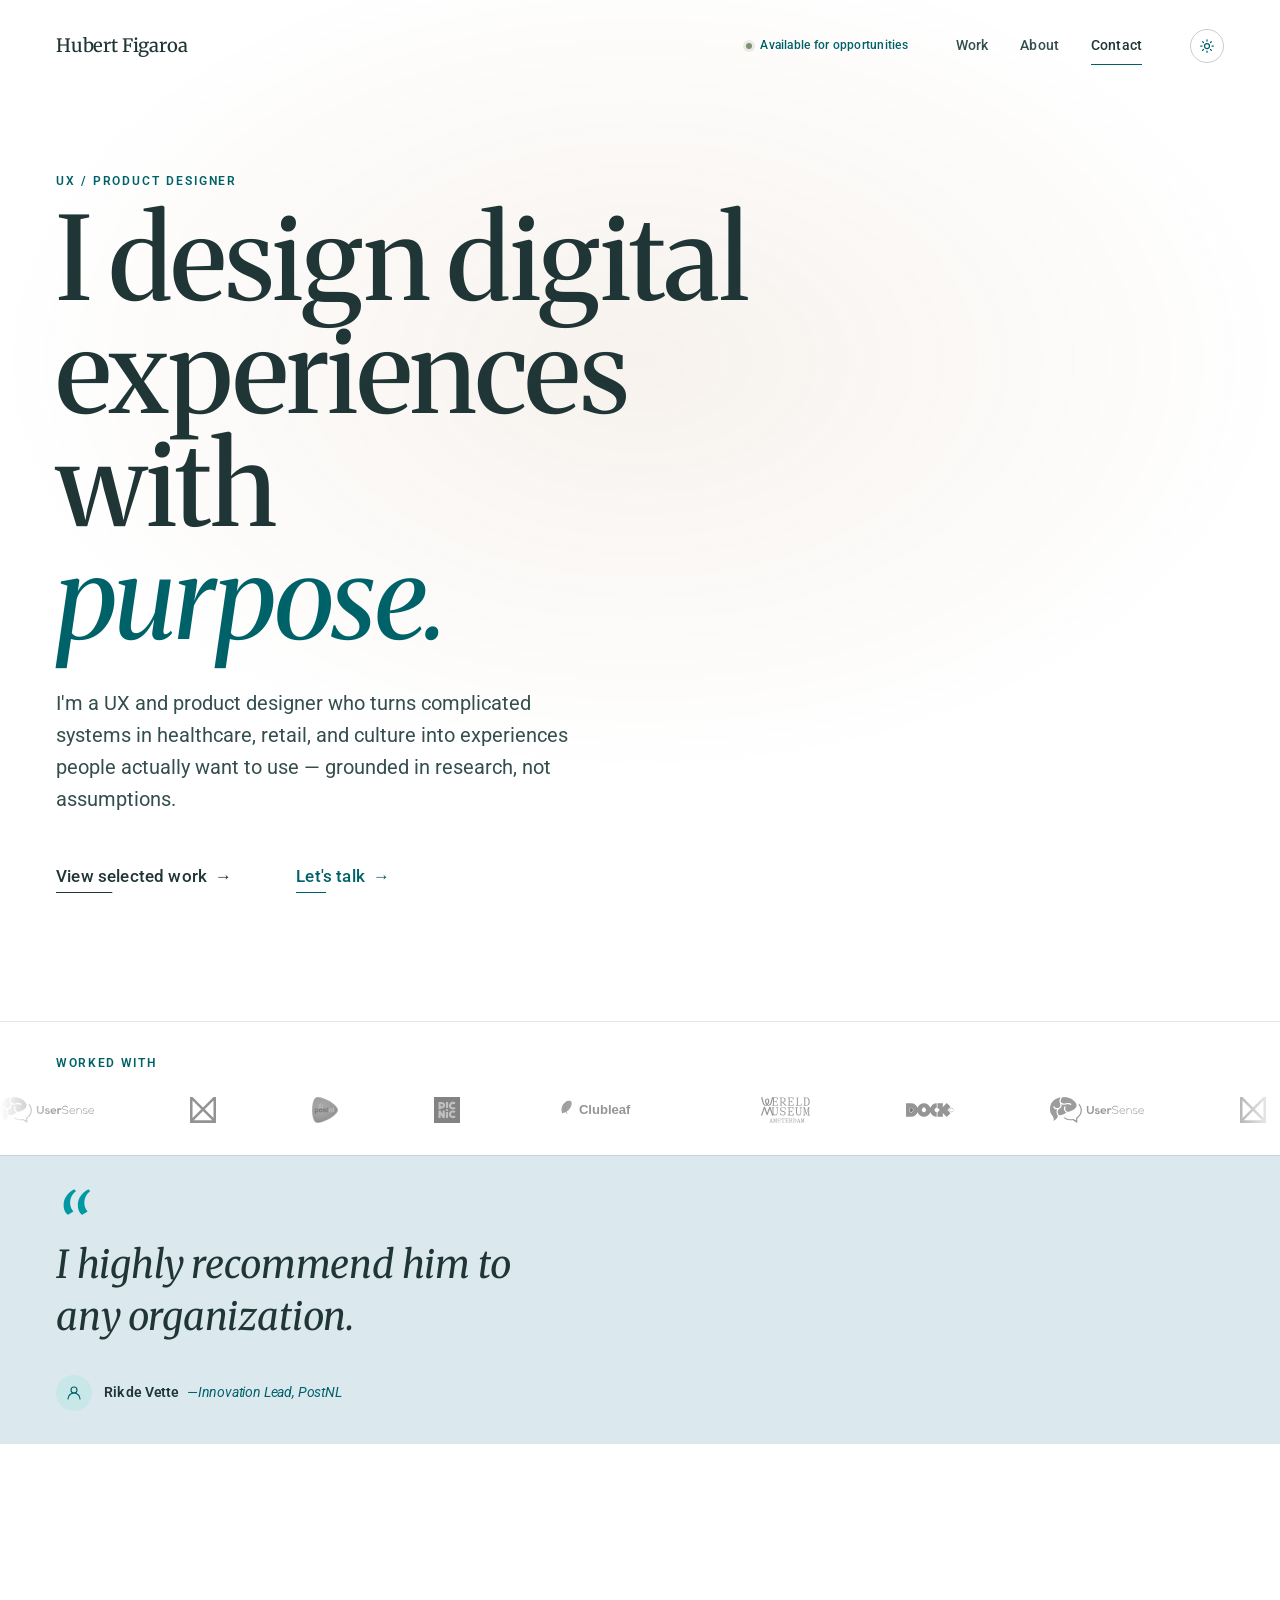
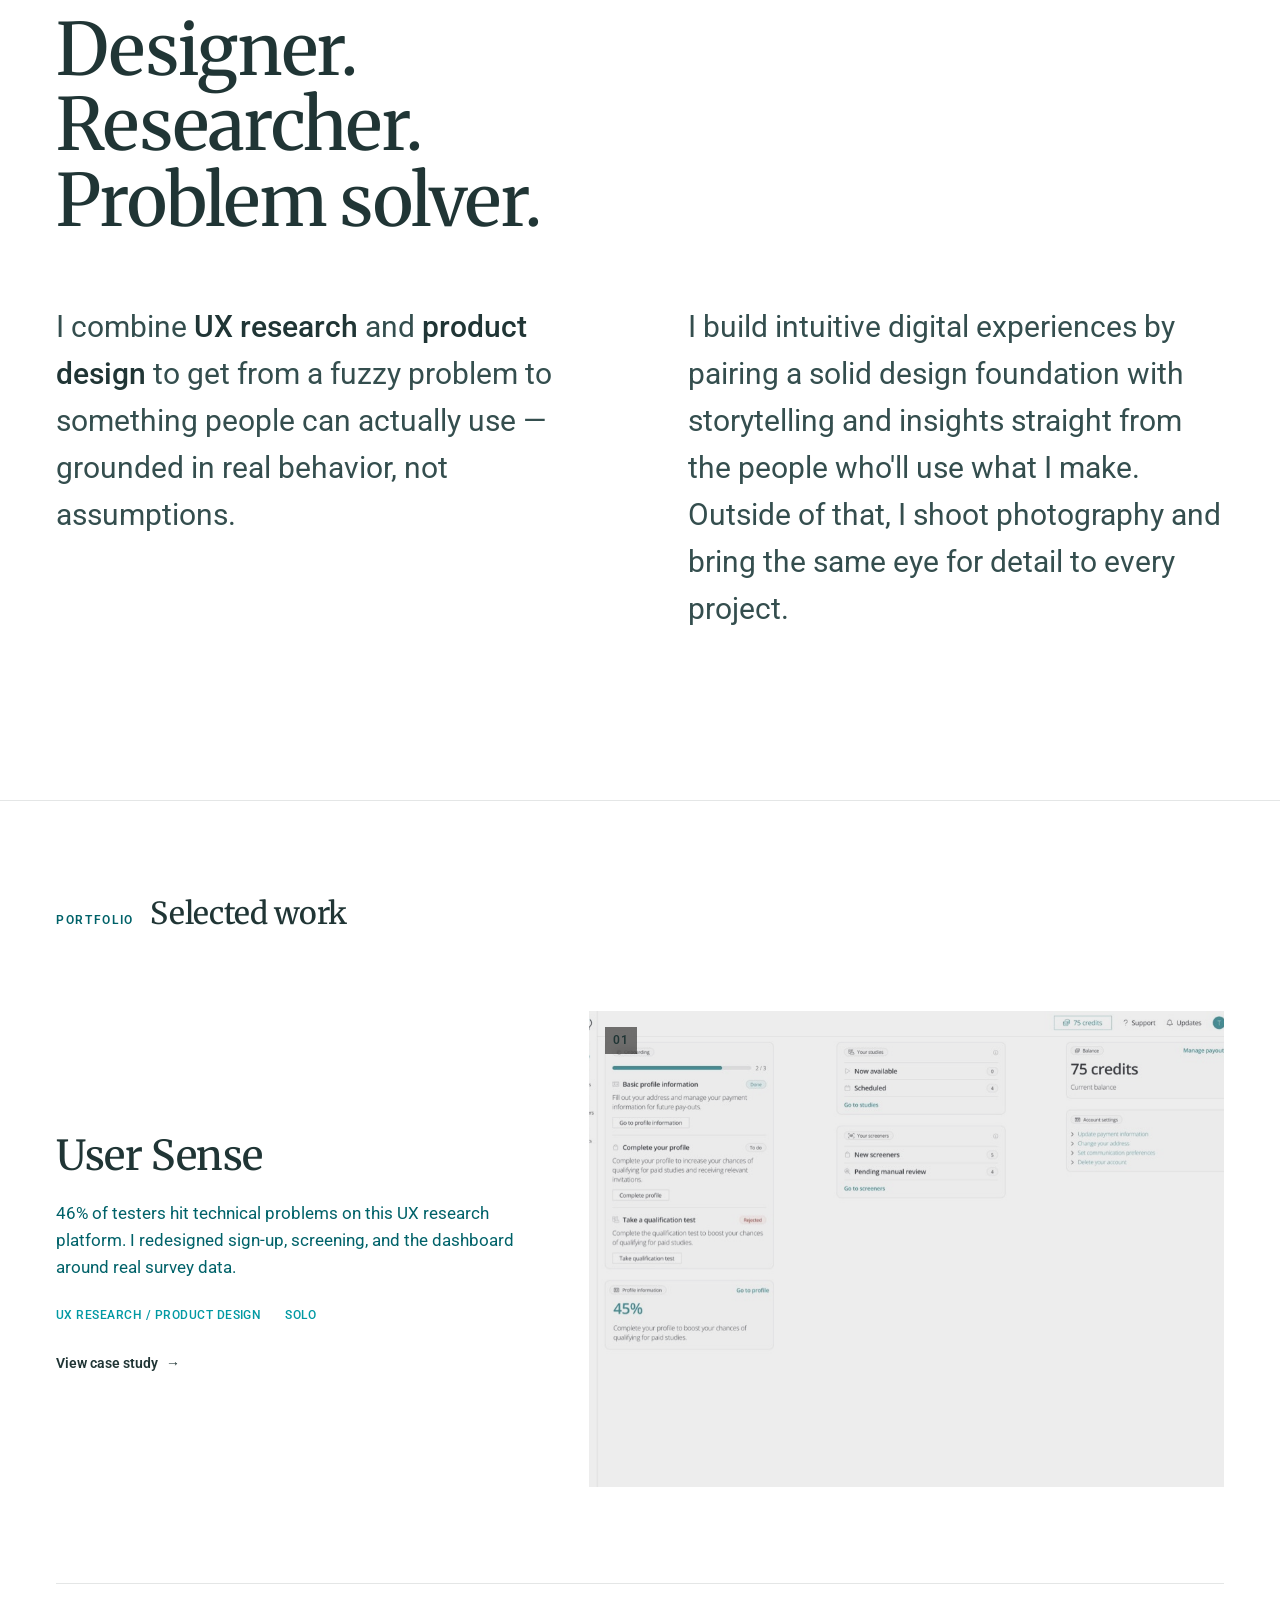
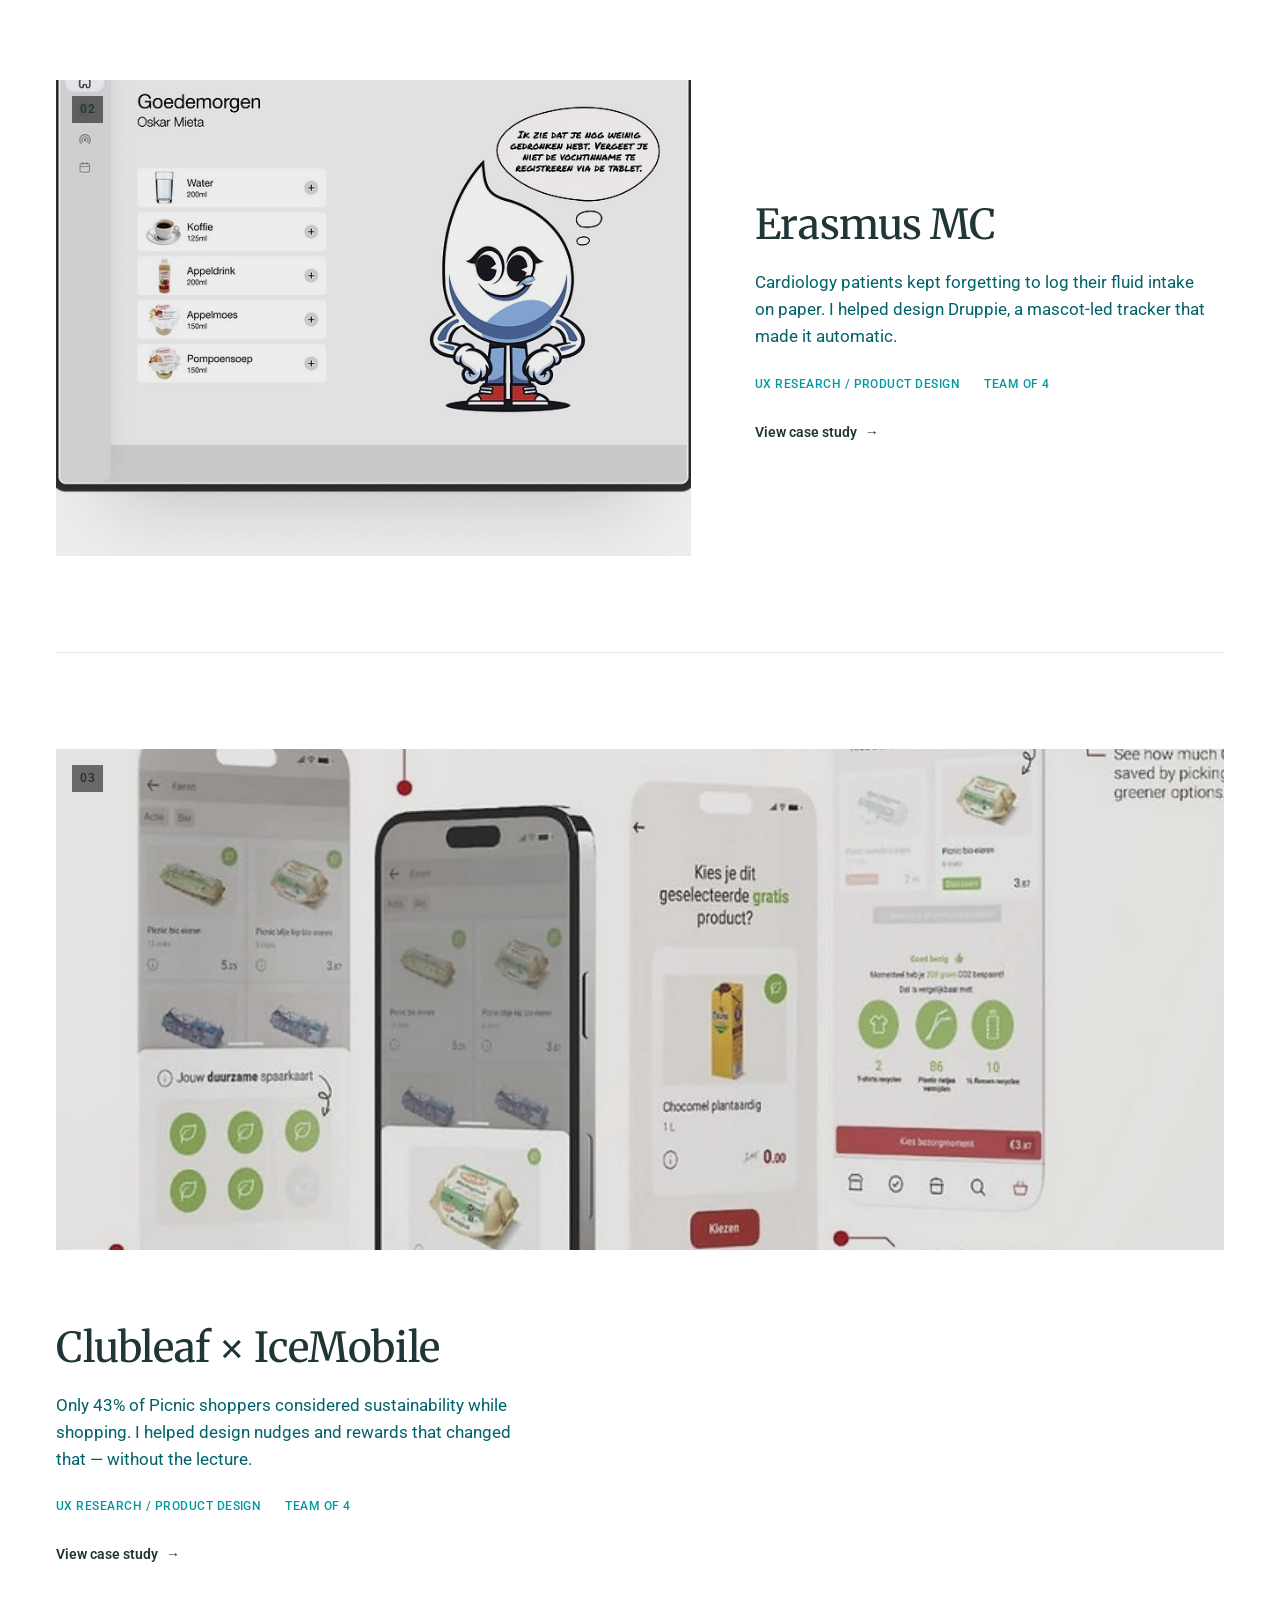
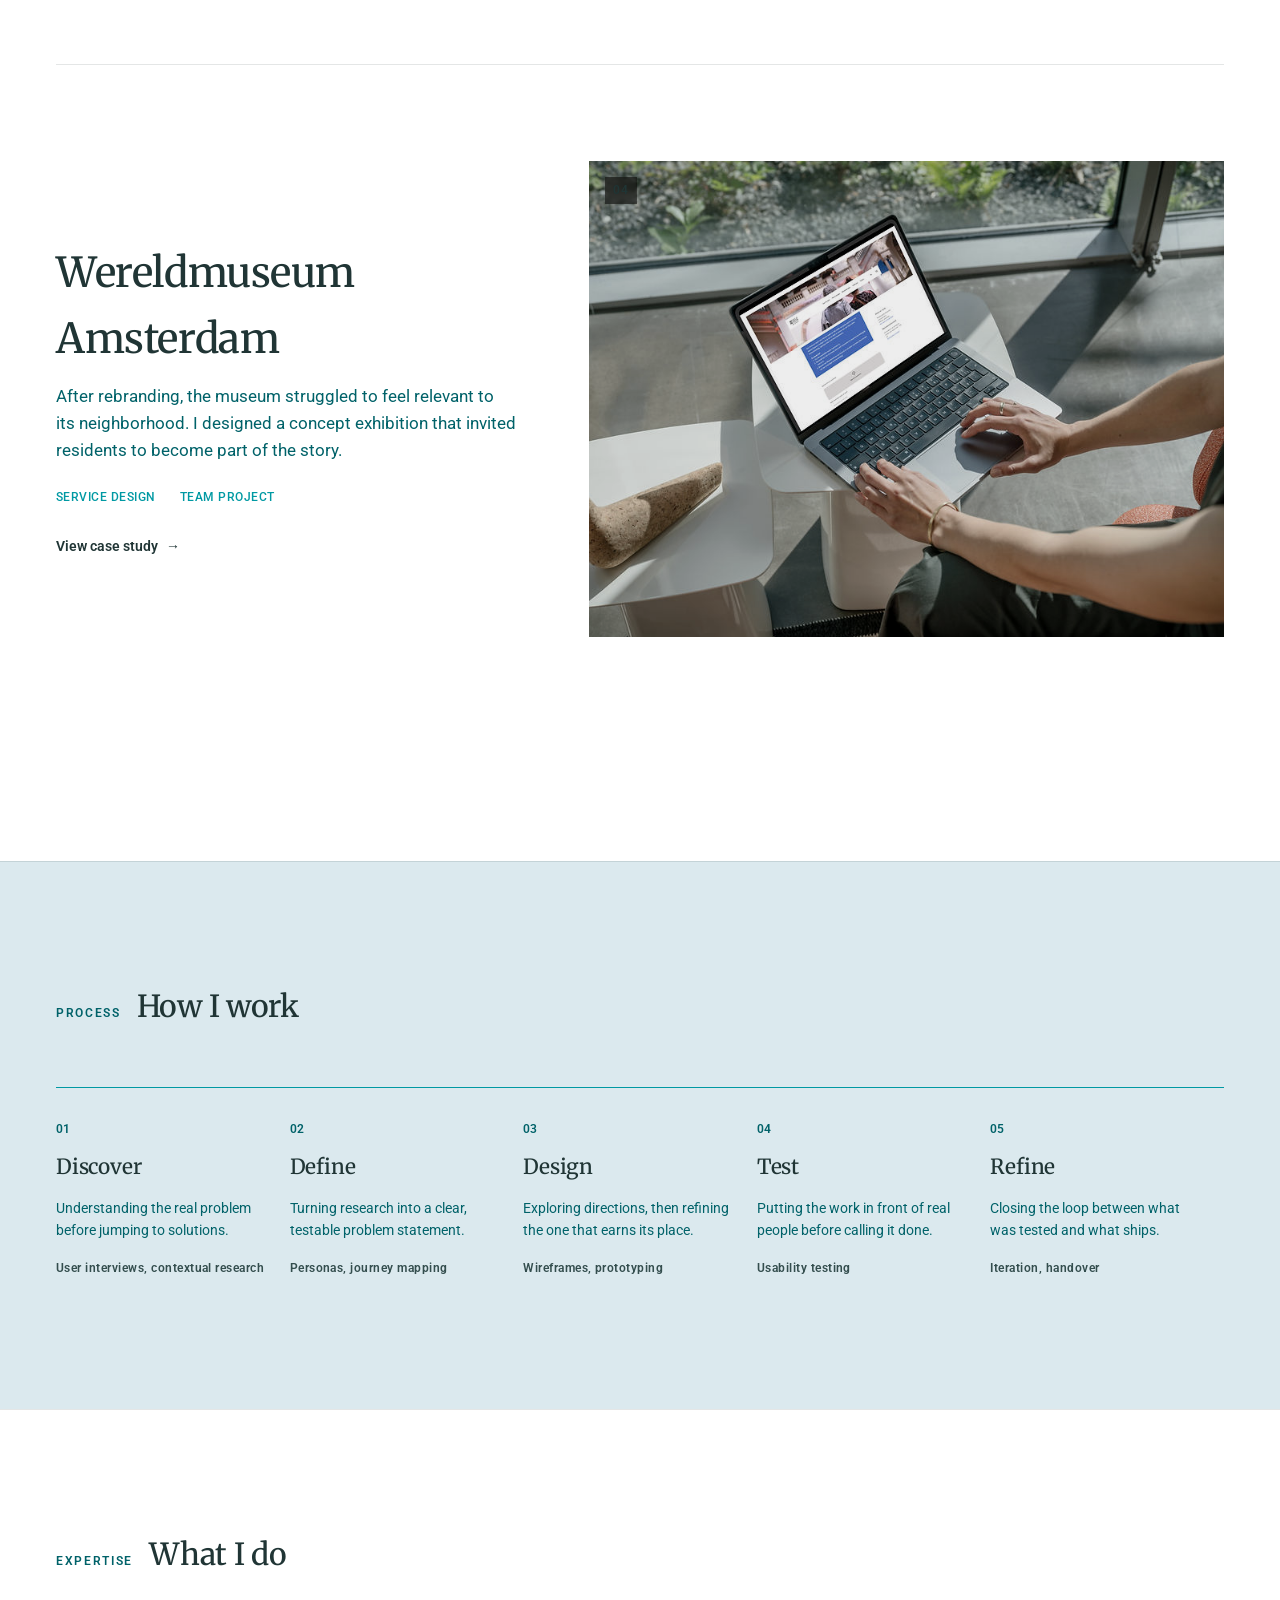
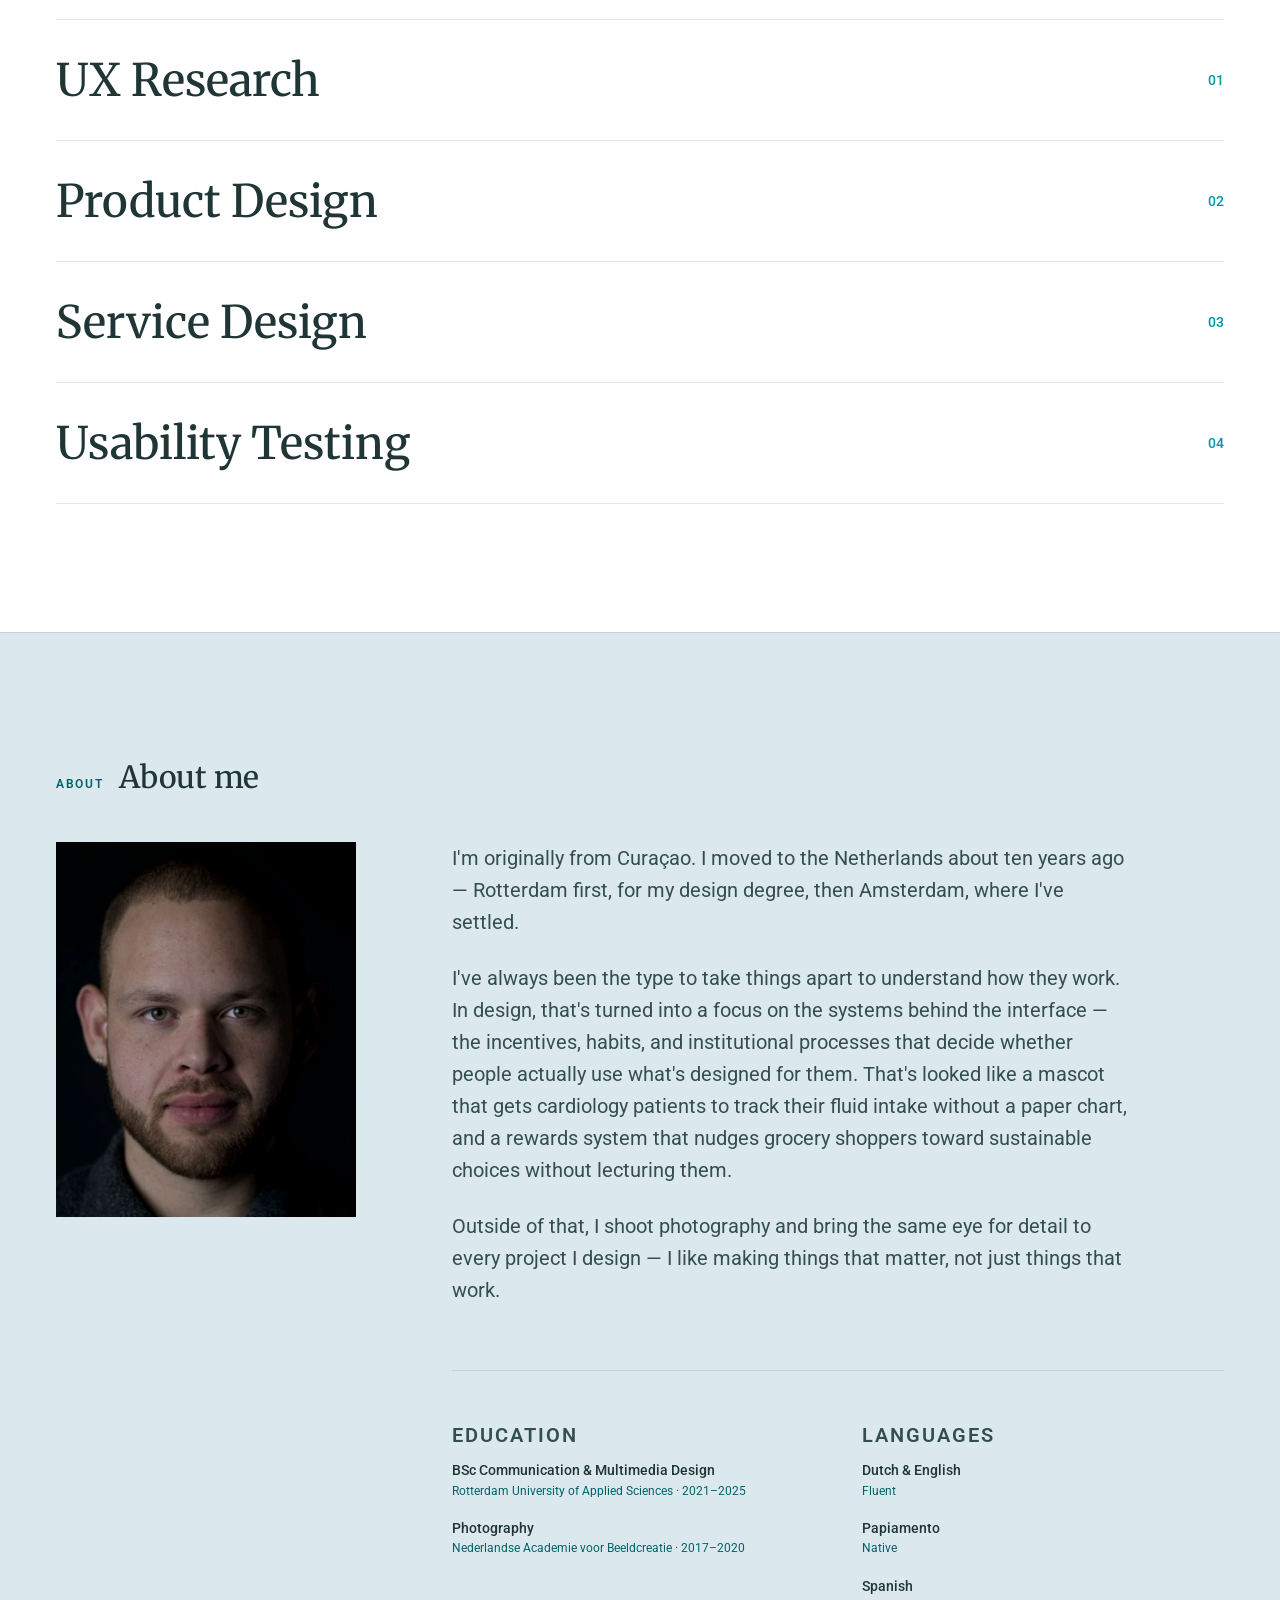
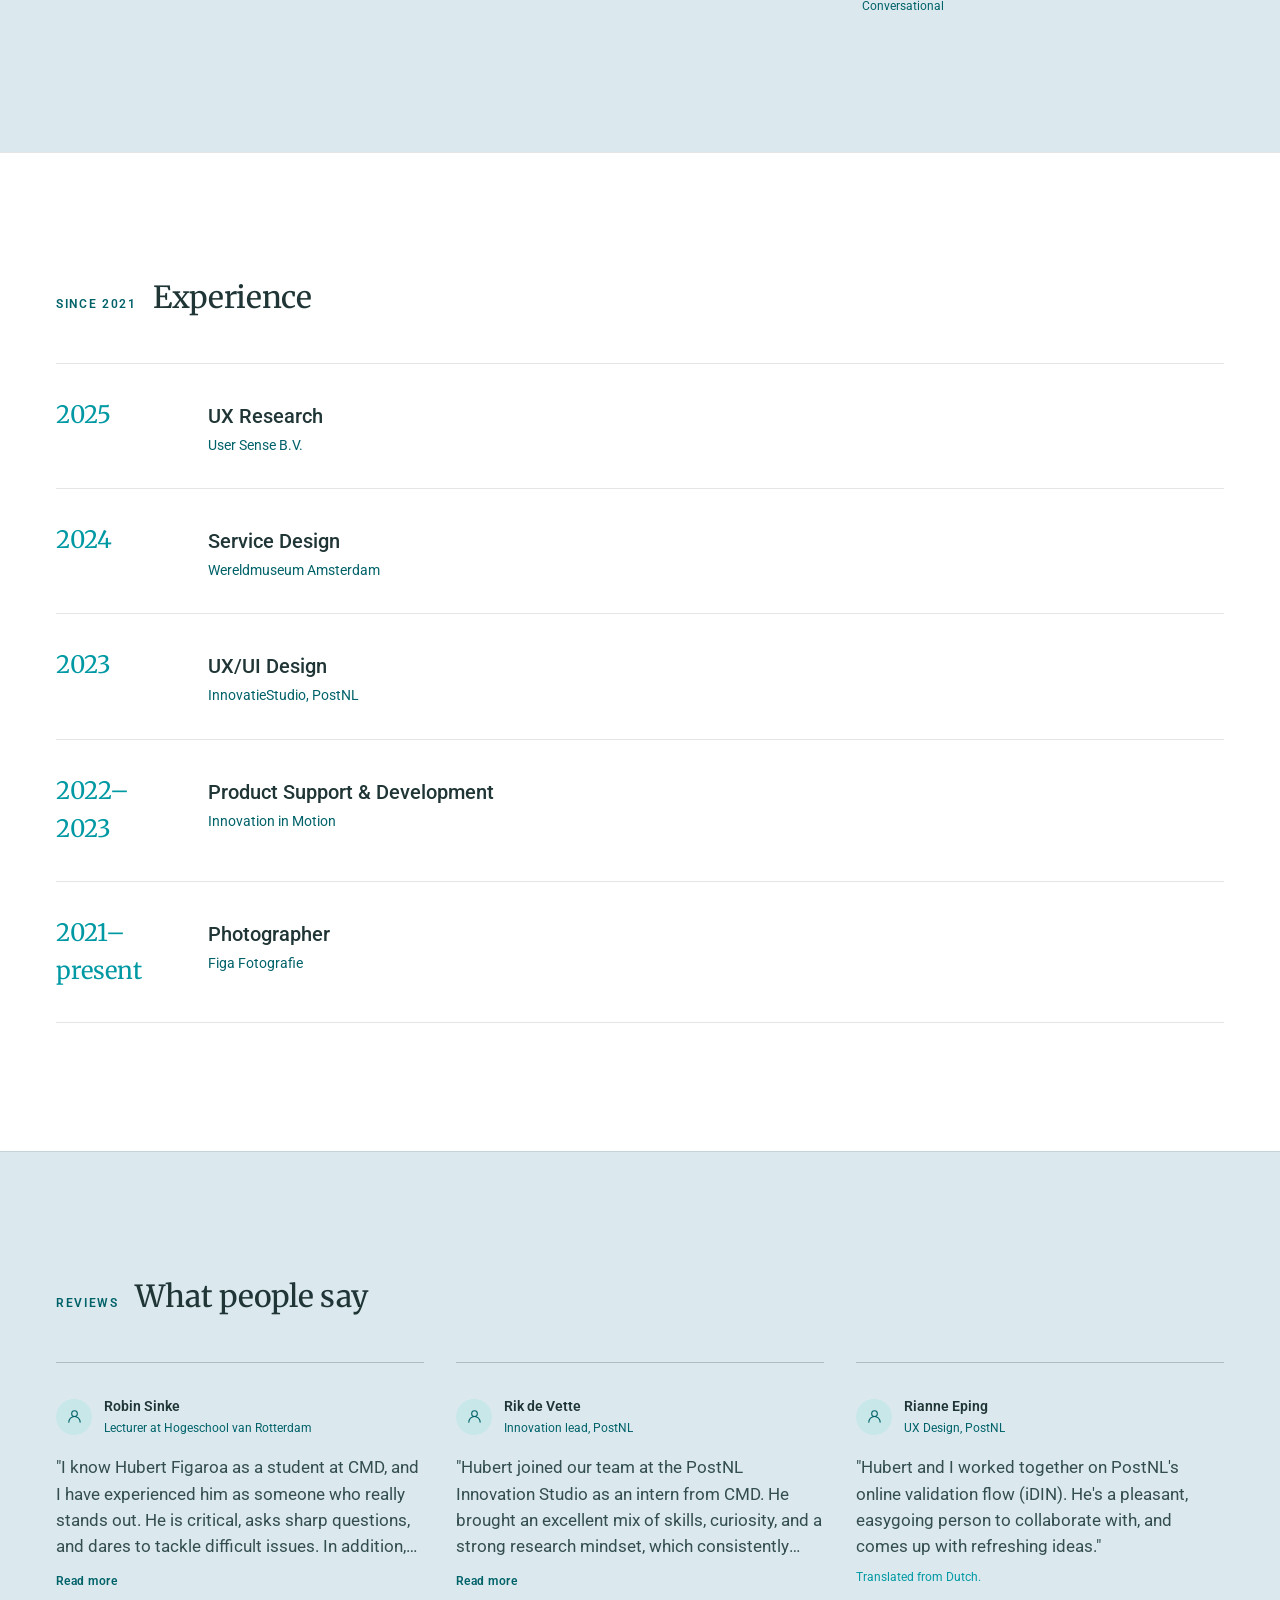
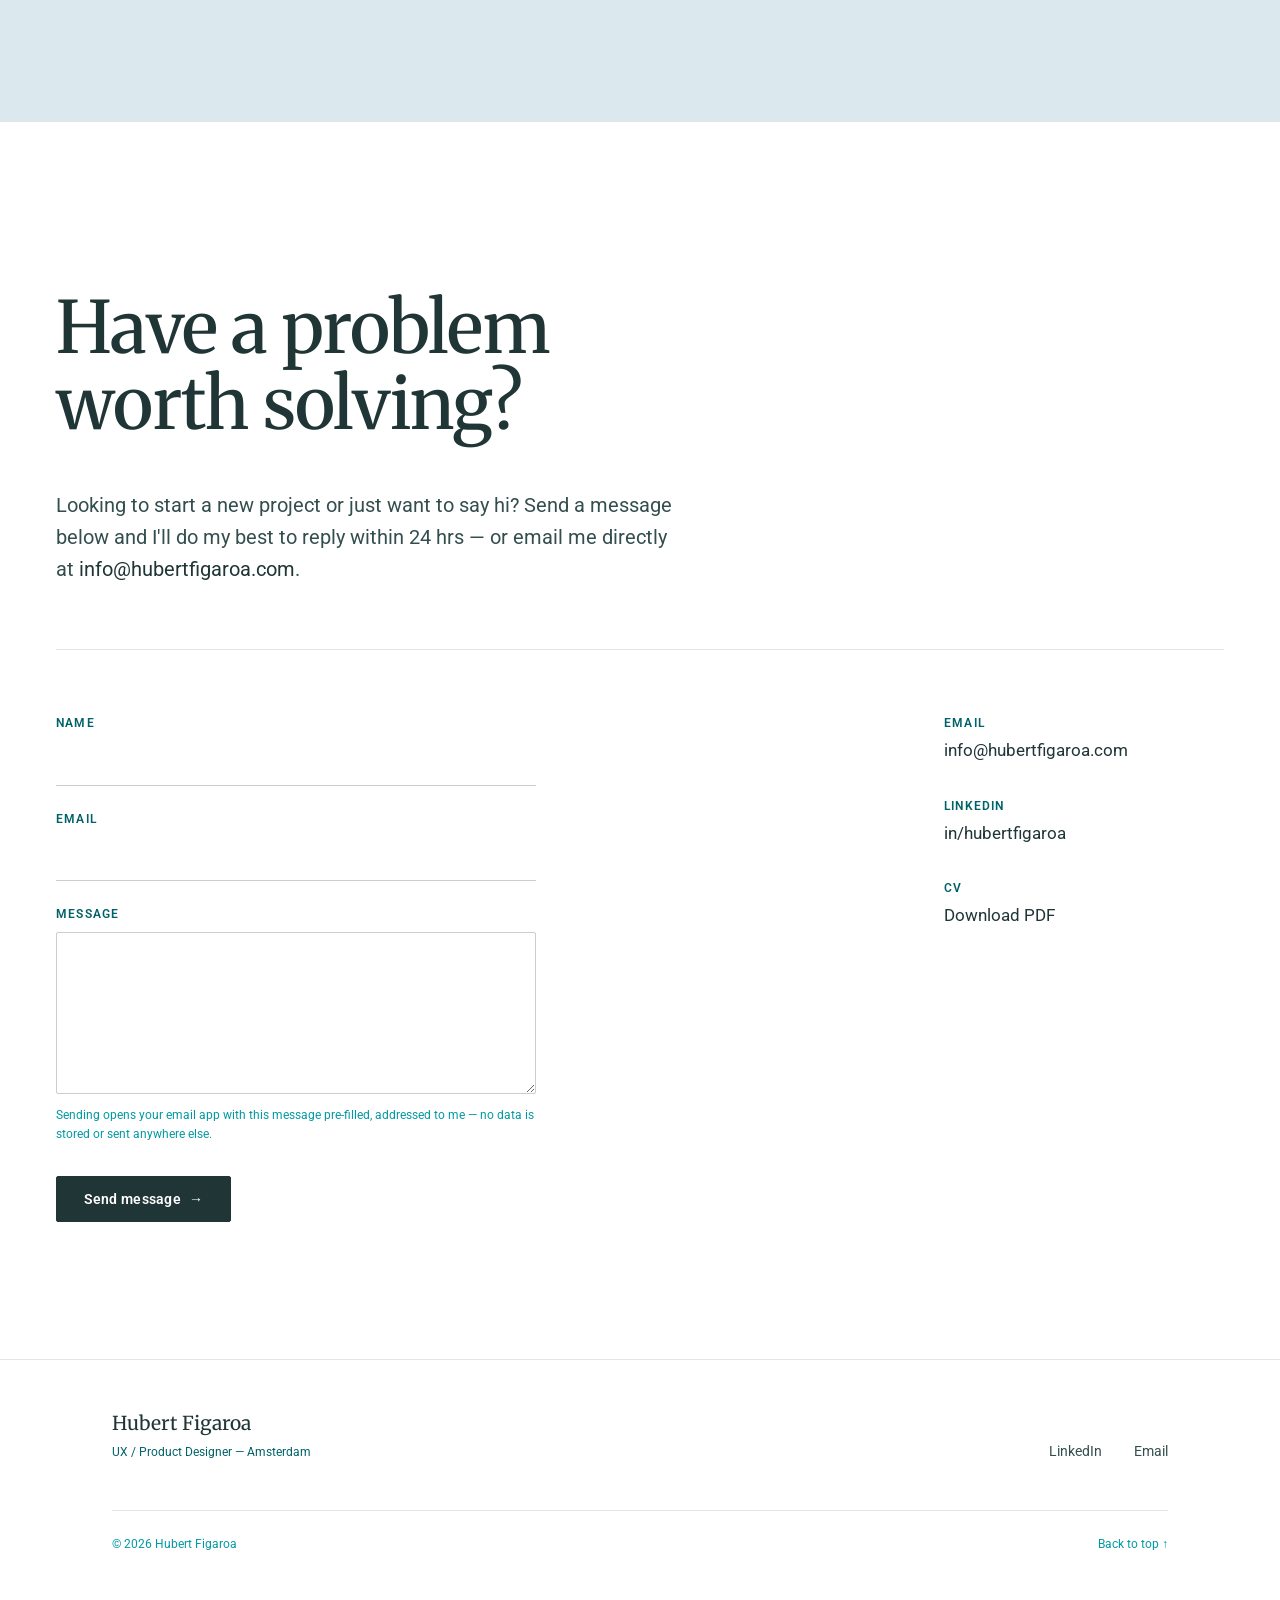
<file: index.html>
<!DOCTYPE html>
<html lang="en">
<head>
<meta charset="UTF-8">
<meta name="viewport" content="width=device-width, initial-scale=1.0">
<title>Hubert Figaroa &mdash; UX / Product Designer</title>
<meta name="description" content="Hubert Figaroa is a UX and product designer who turns complicated systems in healthcare, retail, and culture into experiences people actually want to use.">
<meta name="view-transition" content="same-origin">
<link rel="canonical" href="https://www.hubertfigaroa.com/">
<link rel="icon" type="image/svg+xml" href="favicon.svg">
<link rel="icon" type="image/png" sizes="32x32" href="favicon-32.png">
<link rel="icon" type="image/png" sizes="16x16" href="favicon-16.png">
<link rel="apple-touch-icon" href="apple-touch-icon.png">
<meta name="theme-color" content="#090605">
<meta property="og:type" content="website">
<meta property="og:title" content="Hubert Figaroa &mdash; UX / Product Designer">
<meta property="og:description" content="Hubert Figaroa is a UX and product designer who turns complicated systems in healthcare, retail, and culture into experiences people actually want to use.">
<meta property="og:url" content="https://www.hubertfigaroa.com/">
<meta property="og:image" content="https://www.hubertfigaroa.com/og-image.png">
<meta property="og:image:width" content="1200">
<meta property="og:image:height" content="630">
<meta property="og:image:alt" content="Hubert Figaroa, UX / Product Designer">
<meta name="twitter:card" content="summary_large_image">
<meta name="twitter:title" content="Hubert Figaroa &mdash; UX / Product Designer">
<meta name="twitter:description" content="Hubert Figaroa is a UX and product designer who turns complicated systems in healthcare, retail, and culture into experiences people actually want to use.">
<meta name="twitter:image" content="https://www.hubertfigaroa.com/og-image.png">
<link rel="preconnect" href="https://fonts.googleapis.com">
<link rel="preconnect" href="https://fonts.gstatic.com" crossorigin>
<link href="https://fonts.googleapis.com/css2?family=Merriweather:ital,wght@0,300;0,400;0,700;0,900;1,300;1,400;1,700&family=Roboto:ital,wght@0,300;0,400;0,500;0,700;1,400&display=swap" rel="stylesheet">
<link rel="stylesheet" href="style.css">
<script>
  var manual = localStorage.getItem("theme");
  if (manual) {
    if (manual === "light") document.documentElement.setAttribute("data-theme", "light");
  } else if (window.matchMedia && window.matchMedia("(prefers-color-scheme: light)").matches) {
    document.documentElement.setAttribute("data-theme", "light");
  }
</script>
<script type="application/ld+json">
{
  "@context": "https://schema.org",
  "@type": "Person",
  "name": "Hubert Figaroa",
  "jobTitle": "UX / Product Designer",
  "url": "https://www.hubertfigaroa.com/",
  "image": "https://www.hubertfigaroa.com/images/hubert-portrait.jpg",
  "email": "mailto:info@hubertfigaroa.com",
  "sameAs": ["https://www.linkedin.com/in/hubertfigaroa/"],
  "alumniOf": {
    "@type": "CollegeOrUniversity",
    "name": "Rotterdam University of Applied Sciences"
  },
  "knowsAbout": ["UX Research", "Product Design", "Service Design", "Usability Testing"]
}
</script>
</head>
<body id="top">

<a class="skip-link" href="#main-content">Skip to main content</a>

<header class="site-header">
  <div class="wrap-wide header-inner">
    <div class="header-brand">
      <a class="logo" href="#top"><span class="logo-full">Hubert Figaroa</span><span class="logo-short">HF</span></a>
      <p class="availability availability--brand"><span class="status-dot" aria-hidden="true"></span><span>Available for opportunities</span></p>
    </div>
    <div class="header-controls">
      <p class="availability"><span class="status-dot" aria-hidden="true"></span><span>Available for opportunities</span></p>
      <nav class="site-nav" id="site-nav" aria-label="Primary">
        <a href="#work">Work</a>
        <a href="#about">About</a>
        <a href="#contact">Contact</a>
      </nav>
      <button id="theme-toggle" class="theme-toggle" type="button" aria-label="Toggle dark mode">
        <svg class="icon icon-moon" viewBox="0 0 24 24" fill="none" stroke="currentColor" stroke-width="2" stroke-linecap="round" stroke-linejoin="round" aria-hidden="true"><path d="M21 12.79A9 9 0 1 1 11.21 3 7 7 0 0 0 21 12.79Z"/></svg>
        <svg class="icon icon-sun" viewBox="0 0 24 24" fill="none" stroke="currentColor" stroke-width="2" stroke-linecap="round" stroke-linejoin="round" aria-hidden="true"><circle cx="12" cy="12" r="4"/><path d="M12 2v2M12 20v2M4.93 4.93l1.41 1.41M17.66 17.66l1.41 1.41M2 12h2M20 12h2M6.34 17.66l-1.41 1.41M19.07 4.93l-1.41 1.41"/></svg>
      </button>
      <button id="nav-toggle" class="nav-toggle" type="button" aria-label="Toggle menu" aria-expanded="false" aria-controls="mobile-menu">
        <svg class="icon icon-menu" viewBox="0 0 24 24" fill="none" stroke="currentColor" stroke-width="1.5" stroke-linecap="round" stroke-linejoin="round" aria-hidden="true"><line x1="3" y1="6" x2="21" y2="6"/><line x1="3" y1="12" x2="21" y2="12"/><line x1="3" y1="18" x2="21" y2="18"/></svg>
        <svg class="icon icon-close" viewBox="0 0 24 24" fill="none" stroke="currentColor" stroke-width="1.5" stroke-linecap="round" stroke-linejoin="round" aria-hidden="true"><line x1="18" y1="6" x2="6" y2="18"/><line x1="6" y1="6" x2="18" y2="18"/></svg>
      </button>
    </div>
  </div>
</header>

<div class="mobile-menu" id="mobile-menu">
  <ul class="mobile-menu-nav">
    <li><a href="#work">Work</a></li>
    <li><a href="#about">About</a></li>
    <li><a href="#contact">Contact</a></li>
  </ul>
  <div class="mobile-menu-foot">
    <p class="availability"><span class="status-dot" aria-hidden="true"></span><span>Available for opportunities</span></p>
    <a href="mailto:info@hubertfigaroa.com">info@hubertfigaroa.com</a>
    <a href="hubert-figaroa-cv.pdf" download>Download CV</a>
  </div>
</div>

<main id="main-content" tabindex="-1">

  <section class="hero">
    <div class="hero-copy">
      <p class="eyebrow-label" data-reveal>UX / Product Designer</p>
      <h1 data-reveal>I design digital<br>experiences with<br><em>purpose.</em></h1>
      <p class="hero-lead" data-reveal>I'm a UX and product designer who turns complicated systems in healthcare, retail, and culture into experiences people actually want to use &mdash; grounded in research, not assumptions.</p>
      <div class="hero-actions" data-reveal>
        <a href="#work" class="cta-link">View selected work<span class="cta-arrow" aria-hidden="true">&rarr;</span></a>
        <a href="#contact" class="cta-link cta-link--muted">Let's talk<span class="cta-arrow" aria-hidden="true">&rarr;</span></a>
      </div>
    </div>
  </section>

  <section class="worked-with band">
    <div class="wrap-wide">
      <p class="worked-with-label">Worked with</p>
    </div>
    <div class="logo-marquee">
      <div class="logo-marquee-track">
        <img class="logo-marquee-item" src="images/logos/usersense.svg" alt="User Sense logo" width="666" height="184">
        <img class="logo-marquee-item" src="images/logos/icemobile.svg" alt="IceMobile logo" width="36" height="36">
        <img class="logo-marquee-item" src="images/logos/postnl.svg" alt="PostNL logo" width="57" height="56">
        <img class="logo-marquee-item" src="images/logos/picnic.svg" alt="Picnic logo" width="240" height="240">
        <img class="logo-marquee-item" src="images/logos/clubleaf.svg" alt="Clubleaf logo" width="200" height="48">
        <img class="logo-marquee-item" src="images/logos/wereldmuseum.svg" alt="Wereldmuseum Amsterdam logo" width="140" height="74">
        <img class="logo-marquee-item" src="images/logos/dock.svg" alt="Stichting DOCK logo" width="119" height="64">

        <div class="logo-marquee-group" aria-hidden="true">
          <img class="logo-marquee-item" src="images/logos/usersense.svg" alt="" width="666" height="184">
          <img class="logo-marquee-item" src="images/logos/icemobile.svg" alt="" width="36" height="36">
          <img class="logo-marquee-item" src="images/logos/postnl.svg" alt="" width="57" height="56">
          <img class="logo-marquee-item" src="images/logos/picnic.svg" alt="" width="240" height="240">
          <img class="logo-marquee-item" src="images/logos/clubleaf.svg" alt="" width="200" height="48">
          <img class="logo-marquee-item" src="images/logos/wereldmuseum.svg" alt="" width="140" height="74">
          <img class="logo-marquee-item" src="images/logos/dock.svg" alt="" width="119" height="64">
        </div>
      </div>
    </div>
  </section>

  <section class="featured-quote band">
    <div class="wrap-wide">
      <blockquote class="pull-quote">
        <span class="featured-quote-mark" aria-hidden="true">&ldquo;</span>
        <p>I highly recommend him to any organization.</p>
        <footer class="featured-quote-footer">
          <div class="featured-quote-avatar" aria-hidden="true">
            <svg width="18" height="18" viewBox="0 0 24 24" fill="none" stroke="currentColor" stroke-width="1.5" stroke-linecap="round" stroke-linejoin="round"><circle cx="12" cy="8" r="4"/><path d="M4 20c0-4.4 3.6-8 8-8s8 3.6 8 8"/></svg>
          </div>
          <div class="featured-quote-meta">
            <cite class="featured-quote-name">Rik de Vette</cite>
            <span class="featured-quote-role">Innovation Lead, PostNL</span>
          </div>
        </footer>
      </blockquote>
    </div>
  </section>

  <section id="intro" class="intro">
    <div class="wrap-wide">
      <h2 class="intro-heading" data-reveal>Designer.<br>Researcher.<br>Problem solver.</h2>
      <div class="intro-body">
        <p data-reveal>I combine <strong>UX research</strong> and <strong>product design</strong> to get from a fuzzy problem to something people can actually use &mdash; grounded in real behavior, not assumptions.</p>
        <p data-reveal>I build intuitive digital experiences by pairing a solid design foundation with storytelling and insights straight from the people who'll use what I make. Outside of that, I shoot photography and bring the same eye for detail to every project.</p>
      </div>
    </div>
  </section>

  <section id="work" class="work">
    <div class="wrap-wide">
      <div class="section-head" data-reveal>
        <span class="section-eyebrow">Portfolio</span>
        <h2>Selected work</h2>
      </div>

      <div class="work-list">

        <a class="project-row project-row--reverse" data-reveal href="projects/user-sense" data-cursor-view="VIEW">
          <div class="project-visual">
            <span class="project-index">01</span>
            <img src="images/user-sense.jpg" alt="" width="1000" height="711" loading="lazy">
          </div>
          <div class="project-copy">
            <h3>User Sense</h3>
            <p class="project-desc">46% of testers hit technical problems on this UX research platform. I redesigned sign-up, screening, and the dashboard around real survey data.</p>
            <p class="project-meta-row"><span>UX Research / Product Design</span><span>Solo</span></p>
            <span class="project-cta">View case study<span class="cta-arrow" aria-hidden="true">&rarr;</span></span>
          </div>
        </a>

        <a class="project-row" data-reveal href="projects/erasmus-mc" data-cursor-view="VIEW">
          <div class="project-visual">
            <span class="project-index">02</span>
            <img src="images/erasmus-mc.jpg" alt="" width="800" height="546" loading="lazy">
          </div>
          <div class="project-copy">
            <h3>Erasmus MC</h3>
            <p class="project-desc">Cardiology patients kept forgetting to log their fluid intake on paper. I helped design Druppie, a mascot-led tracker that made it automatic.</p>
            <p class="project-meta-row"><span>UX Research / Product Design</span><span>Team of 4</span></p>
            <span class="project-cta">View case study<span class="cta-arrow" aria-hidden="true">&rarr;</span></span>
          </div>
        </a>

        <a class="project-row project-row--full" data-reveal href="projects/icemobile" data-cursor-view="VIEW">
          <div class="project-visual">
            <span class="project-index">03</span>
            <img src="images/icemobile.jpg" alt="" width="800" height="533" loading="lazy">
          </div>
          <div class="project-copy">
            <h3>Clubleaf &times; IceMobile</h3>
            <p class="project-desc">Only 43% of Picnic shoppers considered sustainability while shopping. I helped design nudges and rewards that changed that &mdash; without the lecture.</p>
            <p class="project-meta-row"><span>UX Research / Product Design</span><span>Team of 4</span></p>
            <span class="project-cta">View case study<span class="cta-arrow" aria-hidden="true">&rarr;</span></span>
          </div>
        </a>

        <a class="project-row project-row--reverse" data-reveal href="projects/wereldmuseum" data-cursor-view="VIEW">
          <div class="project-visual">
            <span class="project-index">04</span>
            <img src="images/wereldmuseum.jpg" alt="" width="800" height="601" loading="lazy">
          </div>
          <div class="project-copy">
            <h3>Wereldmuseum Amsterdam</h3>
            <p class="project-desc">After rebranding, the museum struggled to feel relevant to its neighborhood. I designed a concept exhibition that invited residents to become part of the story.</p>
            <p class="project-meta-row"><span>Service Design</span><span>Team project</span></p>
            <span class="project-cta">View case study<span class="cta-arrow" aria-hidden="true">&rarr;</span></span>
          </div>
        </a>

      </div>
    </div>
  </section>

  <section id="process" class="process">
    <div class="wrap-wide">
      <div class="section-head" data-reveal>
        <span class="section-eyebrow">Process</span>
        <h2>How I work</h2>
      </div>
      <div class="process-sequence">
        <div class="process-step">
          <span class="process-step-index">01</span>
          <h3>Discover</h3>
          <p>Understanding the real problem before jumping to solutions.</p>
          <span class="process-step-method">User interviews, contextual research</span>
        </div>
        <div class="process-step">
          <span class="process-step-index">02</span>
          <h3>Define</h3>
          <p>Turning research into a clear, testable problem statement.</p>
          <span class="process-step-method">Personas, journey mapping</span>
        </div>
        <div class="process-step">
          <span class="process-step-index">03</span>
          <h3>Design</h3>
          <p>Exploring directions, then refining the one that earns its place.</p>
          <span class="process-step-method">Wireframes, prototyping</span>
        </div>
        <div class="process-step">
          <span class="process-step-index">04</span>
          <h3>Test</h3>
          <p>Putting the work in front of real people before calling it done.</p>
          <span class="process-step-method">Usability testing</span>
        </div>
        <div class="process-step">
          <span class="process-step-index">05</span>
          <h3>Refine</h3>
          <p>Closing the loop between what was tested and what ships.</p>
          <span class="process-step-method">Iteration, handover</span>
        </div>
      </div>
    </div>
  </section>

  <section id="expertise" class="expertise">
    <div class="wrap-wide">
      <div class="section-head" data-reveal>
        <span class="section-eyebrow">Expertise</span>
        <h2>What I do</h2>
      </div>
      <div class="expertise-list" data-reveal>

        <div class="expertise-item">
          <button class="expertise-trigger" type="button" aria-expanded="false">
            <span>UX Research</span>
            <span class="expertise-index">01</span>
          </button>
          <div class="expertise-panel"><div class="expertise-panel-inner">
            <p>Understanding people through interviews, surveys, and behavioral data before deciding what to design.</p>
          </div></div>
        </div>

        <div class="expertise-item">
          <button class="expertise-trigger" type="button" aria-expanded="false">
            <span>Product Design</span>
            <span class="expertise-index">02</span>
          </button>
          <div class="expertise-panel"><div class="expertise-panel-inner">
            <p>Turning research into concepts, flows, and screens that solve the right problem.</p>
          </div></div>
        </div>

        <div class="expertise-item">
          <button class="expertise-trigger" type="button" aria-expanded="false">
            <span>Service Design</span>
            <span class="expertise-index">03</span>
          </button>
          <div class="expertise-panel"><div class="expertise-panel-inner">
            <p>Zooming out from the screen to the whole experience: touchpoints, stakeholders, and the gaps between them.</p>
          </div></div>
        </div>

        <div class="expertise-item">
          <button class="expertise-trigger" type="button" aria-expanded="false">
            <span>Usability Testing</span>
            <span class="expertise-index">04</span>
          </button>
          <div class="expertise-panel"><div class="expertise-panel-inner">
            <p>Putting early work in front of real people, then acting on what breaks.</p>
          </div></div>
        </div>

      </div>
    </div>
  </section>

  <section id="about" class="about">
    <div class="wrap-wide">
      <div class="section-head" data-reveal>
        <span class="section-eyebrow">About</span>
        <h2>About me</h2>
      </div>
      <div class="about-layout">
        <div class="about-portrait-wrap" data-reveal-scale>
          <img src="images/hubert-portrait.jpg" alt="Hubert Figaroa" width="476" height="600">
        </div>
        <div class="about-body" data-reveal>
          <p>I'm originally from Cura&ccedil;ao. I moved to the Netherlands about ten years ago &mdash; Rotterdam first, for my design degree, then Amsterdam, where I've settled.</p>
          <p>I've always been the type to take things apart to understand how they work. In design, that's turned into a focus on the systems behind the interface &mdash; the incentives, habits, and institutional processes that decide whether people actually use what's designed for them. That's looked like a mascot that gets cardiology patients to track their fluid intake without a paper chart, and a rewards system that nudges grocery shoppers toward sustainable choices without lecturing them.</p>
          <p>Outside of that, I shoot photography and bring the same eye for detail to every project I design &mdash; I like making things that matter, not just things that work.</p>

          <div class="about-facts">
            <div>
              <p class="about-facts-label">Education</p>
              <dl>
                <div>
                  <dt>BSc Communication &amp; Multimedia Design</dt>
                  <dd>Rotterdam University of Applied Sciences &middot; 2021&ndash;2025</dd>
                </div>
                <div>
                  <dt>Photography</dt>
                  <dd>Nederlandse Academie voor Beeldcreatie &middot; 2017&ndash;2020</dd>
                </div>
              </dl>
            </div>
            <div>
              <p class="about-facts-label">Languages</p>
              <dl>
                <div>
                  <dt>Dutch &amp; English</dt>
                  <dd>Fluent</dd>
                </div>
                <div>
                  <dt>Papiamento</dt>
                  <dd>Native</dd>
                </div>
                <div>
                  <dt>Spanish</dt>
                  <dd>Conversational</dd>
                </div>
              </dl>
            </div>
          </div>
        </div>
      </div>
    </div>
  </section>

  <section id="experience" class="experience">
    <div class="wrap-wide">
      <div class="section-head" data-reveal>
        <span class="section-eyebrow">Since 2021</span>
        <h2>Experience</h2>
      </div>
      <div class="timeline" data-reveal>
        <div class="timeline-item">
          <span class="timeline-year">2025</span>
          <div>
            <p class="timeline-role">UX Research</p>
            <p class="timeline-org">User Sense B.V.</p>
          </div>
        </div>
        <div class="timeline-item">
          <span class="timeline-year">2024</span>
          <div>
            <p class="timeline-role">Service Design</p>
            <p class="timeline-org">Wereldmuseum Amsterdam</p>
          </div>
        </div>
        <div class="timeline-item">
          <span class="timeline-year">2023</span>
          <div>
            <p class="timeline-role">UX/UI Design</p>
            <p class="timeline-org">InnovatieStudio, PostNL</p>
          </div>
        </div>
        <div class="timeline-item">
          <span class="timeline-year">2022&ndash;2023</span>
          <div>
            <p class="timeline-role">Product Support &amp; Development</p>
            <p class="timeline-org">Innovation in Motion</p>
          </div>
        </div>
        <div class="timeline-item">
          <span class="timeline-year">2021&ndash;present</span>
          <div>
            <p class="timeline-role">Photographer</p>
            <p class="timeline-org">Figa Fotografie</p>
          </div>
        </div>
      </div>
    </div>
  </section>

  <section id="reviews" class="reviews">
    <div class="wrap-wide">
      <div class="section-head" data-reveal>
        <span class="section-eyebrow">Reviews</span>
        <h2>What people say</h2>
      </div>
      <div class="testimonial-list">

        <div class="testimonial" data-reveal data-name="Robin Sinke">
          <div class="testimonial-header">
            <div class="testimonial-avatar" aria-hidden="true">
              <svg width="16" height="16" viewBox="0 0 24 24" fill="none" stroke="currentColor" stroke-width="1.5" stroke-linecap="round" stroke-linejoin="round"><circle cx="12" cy="8" r="4"/><path d="M4 20c0-4.4 3.6-8 8-8s8 3.6 8 8"/></svg>
            </div>
            <div class="testimonial-meta">
              <p class="testimonial-name">Robin Sinke</p>
              <p class="testimonial-role">Lecturer at Hogeschool van Rotterdam</p>
            </div>
          </div>
          <blockquote class="testimonial-quote">
            <p>"I know Hubert Figaroa as a student at CMD, and I have experienced him as someone who really stands out. He is critical, asks sharp questions, and dares to tackle difficult issues. In addition, he has a professional attitude and communicates clearly and purposefully. Hubert has an impressive talent for photography and visual design. He knows how to present concepts visually with a contemporary, creative vision. With his critical eye and creative approach, Hubert is a valuable addition to any team or project."</p>
          </blockquote>
          <span class="testimonial-toggle"><span class="show-more">Read more</span><span class="show-less">Read less</span></span>
        </div>

        <div class="testimonial" data-reveal data-name="Rik de Vette">
          <div class="testimonial-header">
            <div class="testimonial-avatar" aria-hidden="true">
              <svg width="16" height="16" viewBox="0 0 24 24" fill="none" stroke="currentColor" stroke-width="1.5" stroke-linecap="round" stroke-linejoin="round"><circle cx="12" cy="8" r="4"/><path d="M4 20c0-4.4 3.6-8 8-8s8 3.6 8 8"/></svg>
            </div>
            <div class="testimonial-meta">
              <p class="testimonial-name">Rik de Vette</p>
              <p class="testimonial-role">Innovation lead, PostNL</p>
            </div>
          </div>
          <blockquote class="testimonial-quote">
            <p>"Hubert joined our team at the PostNL Innovation Studio as an intern from CMD. He brought an excellent mix of skills, curiosity, and a strong research mindset, which consistently added value to our projects. Beyond his technical abilities, Hubert was a great colleague&mdash;easy to work with, team-oriented, and always bringing positive energy to the group. He fit seamlessly into the team. I highly recommend him to any organization."</p>
          </blockquote>
          <span class="testimonial-toggle"><span class="show-more">Read more</span><span class="show-less">Read less</span></span>
        </div>

        <div class="testimonial" data-reveal data-name="Rianne Eping">
          <div class="testimonial-header">
            <div class="testimonial-avatar" aria-hidden="true">
              <svg width="16" height="16" viewBox="0 0 24 24" fill="none" stroke="currentColor" stroke-width="1.5" stroke-linecap="round" stroke-linejoin="round"><circle cx="12" cy="8" r="4"/><path d="M4 20c0-4.4 3.6-8 8-8s8 3.6 8 8"/></svg>
            </div>
            <div class="testimonial-meta">
              <p class="testimonial-name">Rianne Eping</p>
              <p class="testimonial-role">UX Design, PostNL</p>
            </div>
          </div>
          <blockquote class="testimonial-quote">
            <p>"Hubert and I worked together on PostNL's online validation flow (iDIN). He's a pleasant, easygoing person to collaborate with, and comes up with refreshing ideas."</p>
          </blockquote>
          <p class="testimonial-quote-note">Translated from Dutch.</p>
          <span class="testimonial-toggle"><span class="show-more">Read more</span><span class="show-less">Read less</span></span>
        </div>

      </div>
    </div>
  </section>

  <section id="contact" class="contact">
    <div class="wrap-wide">
      <h2 class="contact-heading" data-reveal>Have a problem<br>worth solving?</h2>
      <p class="contact-lead" data-reveal>
        Looking to start a new project or just want to say hi? Send a message
        below and I'll do my best to reply within 24 hrs &mdash; or email me
        directly at <a href="mailto:info@hubertfigaroa.com" class="link-underline">info@hubertfigaroa.com</a>.
      </p>

      <div class="contact-layout">
        <form id="contact-form" class="contact-form" data-reveal>
          <div class="field">
            <label for="name">Name</label>
            <input class="field-input" type="text" id="name" name="name" autocomplete="name" required>
          </div>

          <div class="field">
            <label for="email">Email</label>
            <input class="field-input" type="email" id="email" name="email" autocomplete="email" required>
          </div>

          <div class="field">
            <label for="message">Message</label>
            <textarea class="field-input" id="message" name="message" rows="5" required></textarea>
          </div>

          <p class="form-hint">Sending opens your email app with this message pre-filled, addressed to me &mdash; no data is stored or sent anywhere else.</p>
          <button type="submit" class="btn-solid">Send message<span class="cta-arrow" aria-hidden="true">&rarr;</span></button>
          <p id="form-status" class="form-status" role="status"></p>
        </form>

        <div class="contact-info" data-reveal>
          <div class="contact-info-item">
            <p class="contact-info-label">Email</p>
            <a class="contact-info-value link-underline" href="mailto:info@hubertfigaroa.com">info@hubertfigaroa.com</a>
          </div>
          <div class="contact-info-item">
            <p class="contact-info-label">LinkedIn</p>
            <a class="contact-info-value link-underline" href="https://www.linkedin.com/in/hubertfigaroa/" target="_blank" rel="noopener">in/hubertfigaroa</a>
          </div>
          <div class="contact-info-item">
            <p class="contact-info-label">CV</p>
            <a class="contact-info-value link-underline" href="hubert-figaroa-cv.pdf" download>Download PDF</a>
          </div>
        </div>
      </div>
    </div>
  </section>

</main>

<footer class="site-footer">
  <div class="wrap-wide">
    <div class="footer-inner">
      <div>
        <span class="footer-brand">Hubert Figaroa</span>
        <span class="footer-role">UX / Product Designer &mdash; Amsterdam</span>
      </div>
      <div class="footer-links">
        <a href="https://www.linkedin.com/in/hubertfigaroa/" target="_blank" rel="noopener">LinkedIn</a>
        <a href="mailto:info@hubertfigaroa.com">Email</a>
      </div>
    </div>
    <div class="footer-bottom">
      <p>&copy; <span id="year"></span> Hubert Figaroa</p>
      <a href="#top" class="back-to-top">Back to top<span aria-hidden="true"> &uarr;</span></a>
    </div>
  </div>
</footer>

<script src="script.js"></script>
</body>
</html>
</file>
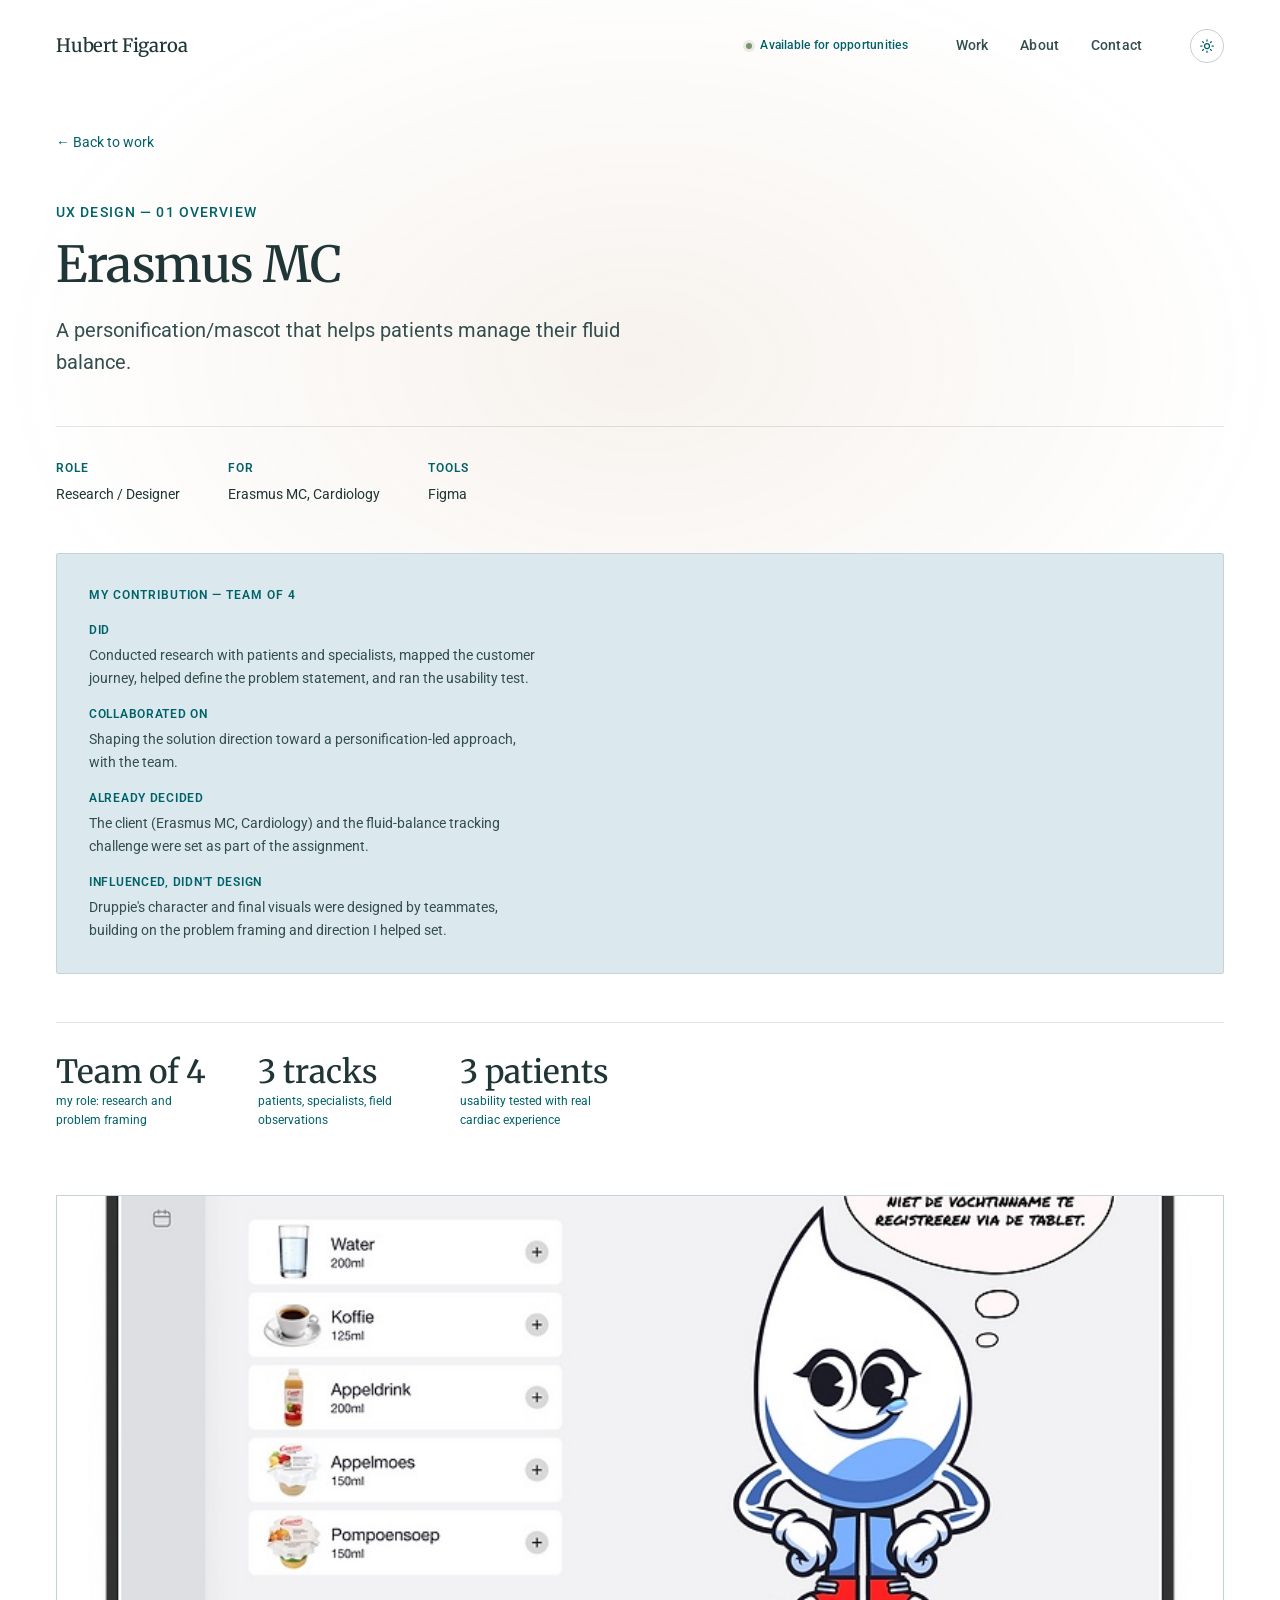
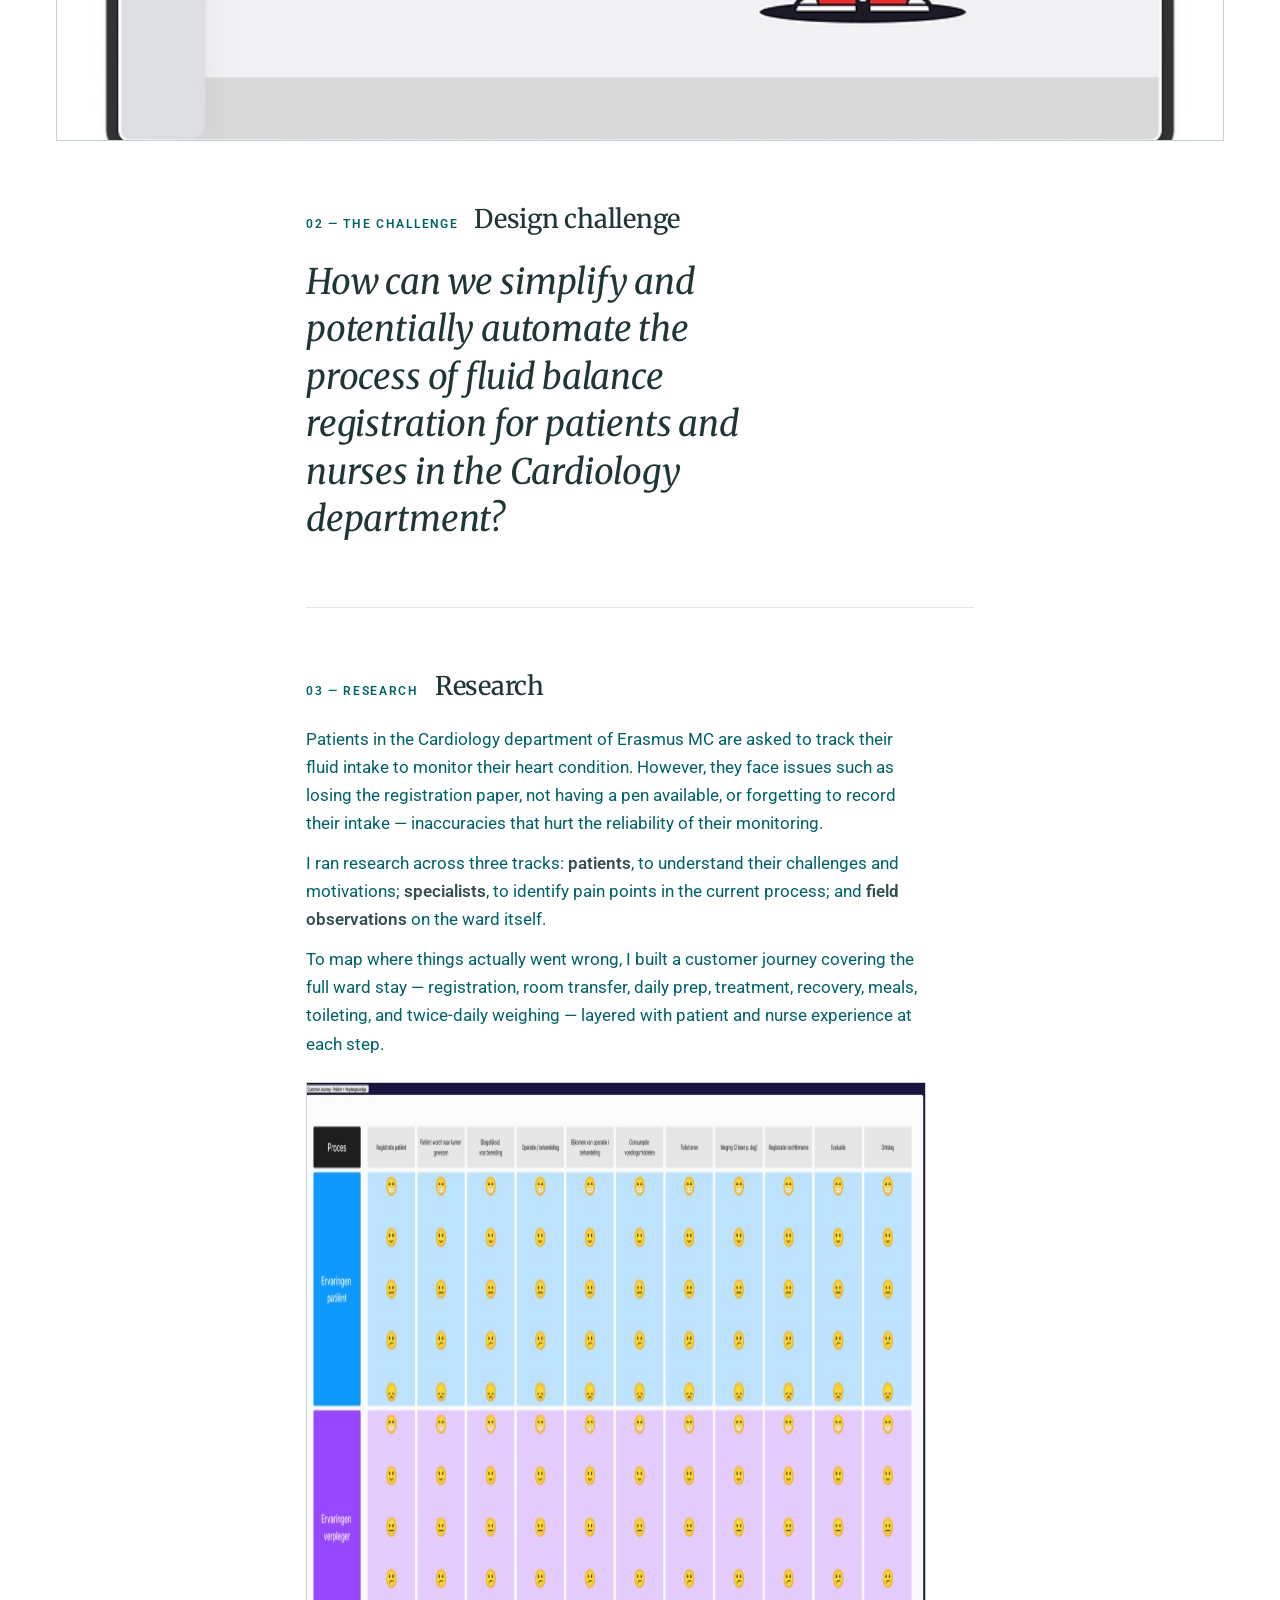
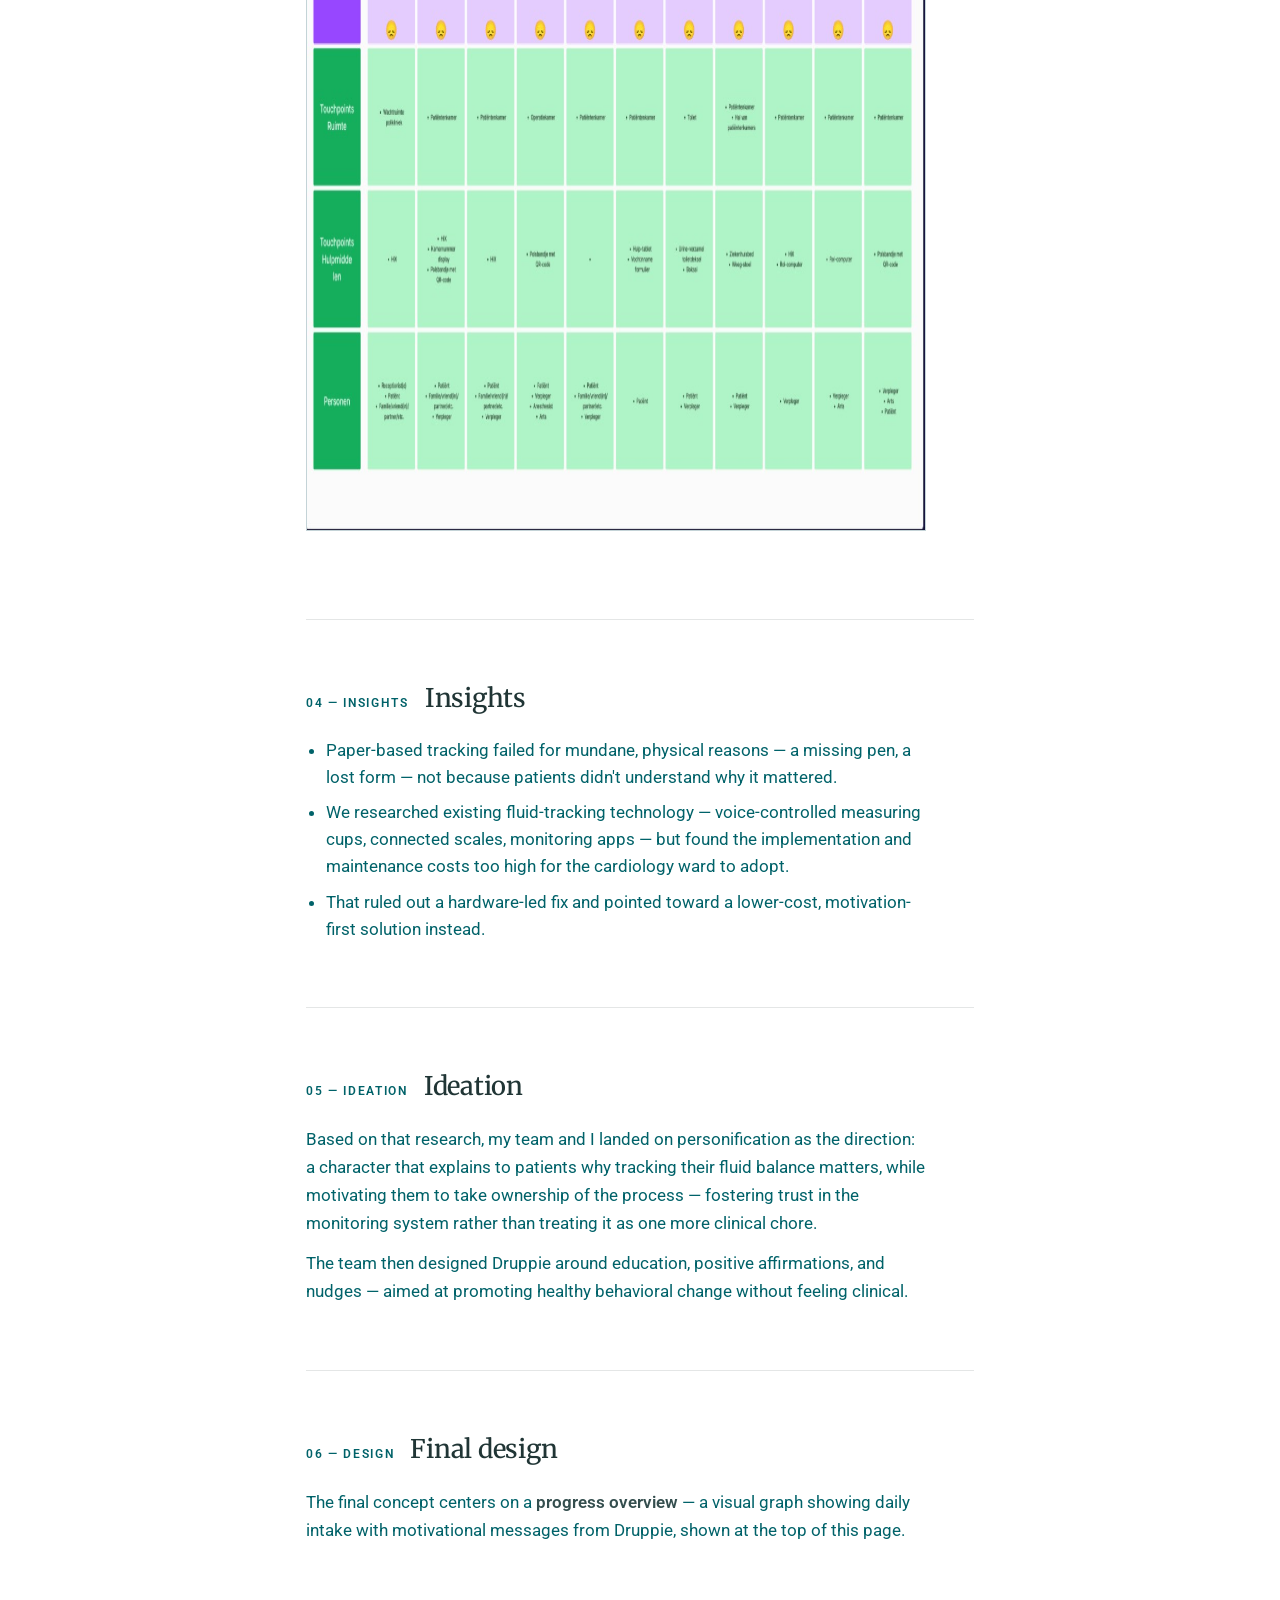
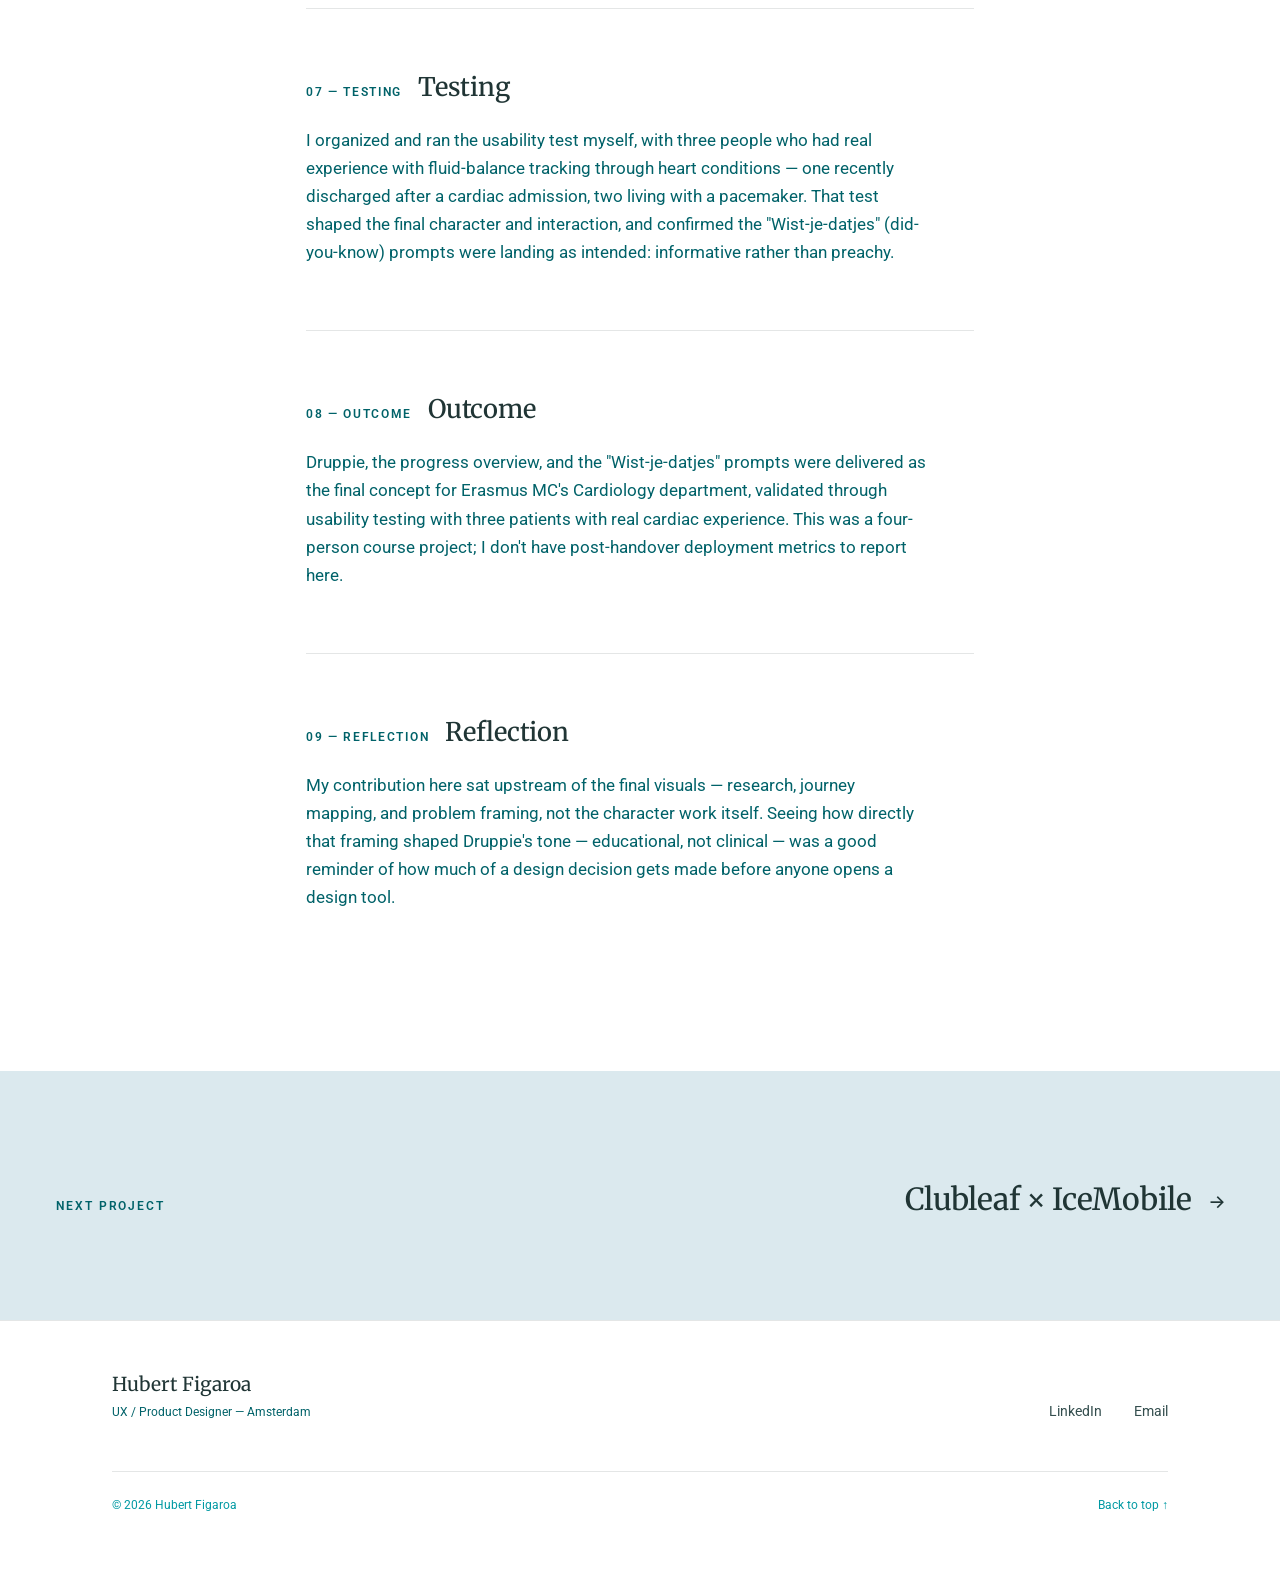
<file: projects/erasmus-mc.html>
<!DOCTYPE html>
<html lang="en">
<head>
<meta charset="UTF-8">
<meta name="viewport" content="width=device-width, initial-scale=1.0">
<title>Erasmus MC &mdash; Hubert Figaroa</title>
<meta name="description" content="UX Design case study: Druppie, a mascot that helps Erasmus MC patients manage their fluid balance.">
<meta name="view-transition" content="same-origin">
<link rel="canonical" href="https://www.hubertfigaroa.com/projects/erasmus-mc">
<link rel="icon" type="image/svg+xml" href="../favicon.svg">
<link rel="icon" type="image/png" sizes="32x32" href="../favicon-32.png">
<link rel="icon" type="image/png" sizes="16x16" href="../favicon-16.png">
<link rel="apple-touch-icon" href="../apple-touch-icon.png">
<meta name="theme-color" content="#090605">
<meta property="og:type" content="website">
<meta property="og:title" content="Erasmus MC &mdash; Hubert Figaroa">
<meta property="og:description" content="UX Design case study: Druppie, a mascot that helps Erasmus MC patients manage their fluid balance.">
<meta property="og:url" content="https://www.hubertfigaroa.com/projects/erasmus-mc">
<meta property="og:image" content="https://www.hubertfigaroa.com/images/erasmus-mc.jpg">
<meta name="twitter:card" content="summary_large_image">
<meta name="twitter:title" content="Erasmus MC &mdash; Hubert Figaroa">
<meta name="twitter:description" content="UX Design case study: Druppie, a mascot that helps Erasmus MC patients manage their fluid balance.">
<meta name="twitter:image" content="https://www.hubertfigaroa.com/images/erasmus-mc.jpg">
<link rel="preconnect" href="https://fonts.googleapis.com">
<link rel="preconnect" href="https://fonts.gstatic.com" crossorigin>
<link href="https://fonts.googleapis.com/css2?family=Merriweather:ital,wght@0,300;0,400;0,700;0,900;1,300;1,400;1,700&family=Roboto:ital,wght@0,300;0,400;0,500;0,700;1,400&display=swap" rel="stylesheet">
<link rel="stylesheet" href="../style.css">
<script>
  var manual = localStorage.getItem("theme");
  if (manual) {
    if (manual === "light") document.documentElement.setAttribute("data-theme", "light");
  } else if (window.matchMedia && window.matchMedia("(prefers-color-scheme: light)").matches) {
    document.documentElement.setAttribute("data-theme", "light");
  }
</script>
</head>
<body id="top">

<a class="skip-link" href="#main-content">Skip to main content</a>

<header class="site-header">
  <div class="wrap-wide header-inner">
    <div class="header-brand">
      <a class="logo" href="../"><span class="logo-full">Hubert Figaroa</span><span class="logo-short">HF</span></a>
      <p class="availability availability--brand"><span class="status-dot" aria-hidden="true"></span><span>Available for opportunities</span></p>
    </div>
    <div class="header-controls">
      <p class="availability"><span class="status-dot" aria-hidden="true"></span><span>Available for opportunities</span></p>
      <nav class="site-nav" id="site-nav" aria-label="Primary">
        <a href="../#work">Work</a>
        <a href="../#about">About</a>
        <a href="../#contact">Contact</a>
      </nav>
      <button id="theme-toggle" class="theme-toggle" type="button" aria-label="Toggle dark mode">
        <svg class="icon icon-moon" viewBox="0 0 24 24" fill="none" stroke="currentColor" stroke-width="2" stroke-linecap="round" stroke-linejoin="round" aria-hidden="true"><path d="M21 12.79A9 9 0 1 1 11.21 3 7 7 0 0 0 21 12.79Z"/></svg>
        <svg class="icon icon-sun" viewBox="0 0 24 24" fill="none" stroke="currentColor" stroke-width="2" stroke-linecap="round" stroke-linejoin="round" aria-hidden="true"><circle cx="12" cy="12" r="4"/><path d="M12 2v2M12 20v2M4.93 4.93l1.41 1.41M17.66 17.66l1.41 1.41M2 12h2M20 12h2M6.34 17.66l-1.41 1.41M19.07 4.93l-1.41 1.41"/></svg>
      </button>
      <button id="nav-toggle" class="nav-toggle" type="button" aria-label="Toggle menu" aria-expanded="false" aria-controls="mobile-menu">
        <svg class="icon icon-menu" viewBox="0 0 24 24" fill="none" stroke="currentColor" stroke-width="1.5" stroke-linecap="round" stroke-linejoin="round" aria-hidden="true"><line x1="3" y1="6" x2="21" y2="6"/><line x1="3" y1="12" x2="21" y2="12"/><line x1="3" y1="18" x2="21" y2="18"/></svg>
        <svg class="icon icon-close" viewBox="0 0 24 24" fill="none" stroke="currentColor" stroke-width="1.5" stroke-linecap="round" stroke-linejoin="round" aria-hidden="true"><line x1="18" y1="6" x2="6" y2="18"/><line x1="6" y1="6" x2="18" y2="18"/></svg>
      </button>
    </div>
  </div>
</header>

<div class="mobile-menu" id="mobile-menu">
  <ul class="mobile-menu-nav">
    <li><a href="../#work">Work</a></li>
    <li><a href="../#about">About</a></li>
    <li><a href="../#contact">Contact</a></li>
  </ul>
  <div class="mobile-menu-foot">
    <p class="availability"><span class="status-dot" aria-hidden="true"></span><span>Available for opportunities</span></p>
    <a href="mailto:info@hubertfigaroa.com">info@hubertfigaroa.com</a>
    <a href="../hubert-figaroa-cv.pdf" download>Download CV</a>
  </div>
</div>

<main id="main-content" tabindex="-1">
  <article class="case-study">
    <div class="wrap-wide">
      <a class="back-link" href="../#work"><span aria-hidden="true">&larr; </span>Back to work</a>
      <p class="case-eyebrow">UX Design &mdash; 01 Overview</p>
      <h1>Erasmus MC</h1>
      <p class="case-tagline">A personification/mascot that helps patients manage their fluid balance.</p>
      <dl class="case-meta-list">
        <div><dt>Role</dt><dd>Research / Designer</dd></div>
        <div><dt>For</dt><dd>Erasmus MC, Cardiology</dd></div>
        <div><dt>Tools</dt><dd>Figma</dd></div>
      </dl>

      <div class="contribution">
        <p class="contribution-title">My contribution &mdash; team of 4</p>
        <dl class="contribution-list">
          <div>
            <dt>Did</dt>
            <dd>Conducted research with patients and specialists, mapped the customer journey, helped define the problem statement, and ran the usability test.</dd>
          </div>
          <div>
            <dt>Collaborated on</dt>
            <dd>Shaping the solution direction toward a personification-led approach, with the team.</dd>
          </div>
          <div>
            <dt>Already decided</dt>
            <dd>The client (Erasmus MC, Cardiology) and the fluid-balance tracking challenge were set as part of the assignment.</dd>
          </div>
          <div>
            <dt>Influenced, didn't design</dt>
            <dd>Druppie's character and final visuals were designed by teammates, building on the problem framing and direction I helped set.</dd>
          </div>
        </dl>
      </div>

      <div class="case-highlights" data-reveal>
        <div class="case-highlights-item">
          <span class="case-highlights-value">Team of 4</span>
          <span class="case-highlights-label">my role: research and problem framing</span>
        </div>
        <div class="case-highlights-item">
          <span class="case-highlights-value">3 tracks</span>
          <span class="case-highlights-label">patients, specialists, field observations</span>
        </div>
        <div class="case-highlights-item">
          <span class="case-highlights-value">3 patients</span>
          <span class="case-highlights-label">usability tested with real cardiac experience</span>
        </div>
      </div>
    </div>

    <div class="case-hero-wrap" data-reveal-scale>
      <img src="../images/erasmus-mc.jpg" alt="Druppie, a smiling cartoon water-drop mascot, standing beside a tablet screen listing daily drinks like water, coffee, and juice for patients to log." class="case-hero-image" width="800" height="546">
    </div>

    <div class="wrap case-body">
      <section class="case-section" data-reveal>
        <div class="section-head">
          <span class="section-eyebrow">02 &mdash; The Challenge</span>
          <h2>Design challenge</h2>
        </div>
        <blockquote class="pull-quote">How can we simplify and potentially automate the process of fluid balance registration for patients and nurses in the Cardiology department?</blockquote>
      </section>

      <section class="case-section" data-reveal>
        <div class="section-head">
          <span class="section-eyebrow">03 &mdash; Research</span>
          <h2>Research</h2>
        </div>
        <p>Patients in the Cardiology department of Erasmus MC are asked to track their fluid intake to monitor their heart condition. However, they face issues such as losing the registration paper, not having a pen available, or forgetting to record their intake &mdash; inaccuracies that hurt the reliability of their monitoring.</p>
        <p>I ran research across three tracks: <strong>patients</strong>, to understand their challenges and motivations; <strong>specialists</strong>, to identify pain points in the current process; and <strong>field observations</strong> on the ward itself.</p>
        <p>To map where things actually went wrong, I built a customer journey covering the full ward stay &mdash; registration, room transfer, daily prep, treatment, recovery, meals, toileting, and twice-daily weighing &mdash; layered with patient and nurse experience at each step.</p>
        <figure class="case-inline-figure">
          <img src="../images/erasmus-mc-journey.jpg" alt="Customer journey map for patient and nurse, showing experience ratings, touchpoints, tools, and people involved at each stage of the fluid-balance tracking process." class="case-inline-image" width="1200" height="1049" loading="lazy">
        </figure>
      </section>

      <section class="case-section" data-reveal>
        <div class="section-head">
          <span class="section-eyebrow">04 &mdash; Insights</span>
          <h2>Insights</h2>
        </div>
        <ul>
          <li>Paper-based tracking failed for mundane, physical reasons &mdash; a missing pen, a lost form &mdash; not because patients didn't understand why it mattered.</li>
          <li>We researched existing fluid-tracking technology &mdash; voice-controlled measuring cups, connected scales, monitoring apps &mdash; but found the implementation and maintenance costs too high for the cardiology ward to adopt.</li>
          <li>That ruled out a hardware-led fix and pointed toward a lower-cost, motivation-first solution instead.</li>
        </ul>
      </section>

      <section class="case-section" data-reveal>
        <div class="section-head">
          <span class="section-eyebrow">05 &mdash; Ideation</span>
          <h2>Ideation</h2>
        </div>
        <p>Based on that research, my team and I landed on personification as the direction: a character that explains to patients why tracking their fluid balance matters, while motivating them to take ownership of the process &mdash; fostering trust in the monitoring system rather than treating it as one more clinical chore.</p>
        <p>The team then designed Druppie around education, positive affirmations, and nudges &mdash; aimed at promoting healthy behavioral change without feeling clinical.</p>
      </section>

      <section class="case-section" data-reveal>
        <div class="section-head">
          <span class="section-eyebrow">06 &mdash; Design</span>
          <h2>Final design</h2>
        </div>
        <p>The final concept centers on a <strong>progress overview</strong> &mdash; a visual graph showing daily intake with motivational messages from Druppie, shown at the top of this page.</p>
      </section>

      <section class="case-section" data-reveal>
        <div class="section-head">
          <span class="section-eyebrow">07 &mdash; Testing</span>
          <h2>Testing</h2>
        </div>
        <p>I organized and ran the usability test myself, with three people who had real experience with fluid-balance tracking through heart conditions &mdash; one recently discharged after a cardiac admission, two living with a pacemaker. That test shaped the final character and interaction, and confirmed the "Wist-je-datjes" (did-you-know) prompts were landing as intended: informative rather than preachy.</p>
      </section>

      <section class="case-section" data-reveal>
        <div class="section-head">
          <span class="section-eyebrow">08 &mdash; Outcome</span>
          <h2>Outcome</h2>
        </div>
        <p>Druppie, the progress overview, and the "Wist-je-datjes" prompts were delivered as the final concept for Erasmus MC's Cardiology department, validated through usability testing with three patients with real cardiac experience. This was a four-person course project; I don't have post-handover deployment metrics to report here.</p>
      </section>

      <section class="case-section" data-reveal>
        <div class="section-head">
          <span class="section-eyebrow">09 &mdash; Reflection</span>
          <h2>Reflection</h2>
        </div>
        <p>My contribution here sat upstream of the final visuals &mdash; research, journey mapping, and problem framing, not the character work itself. Seeing how directly that framing shaped Druppie's tone &mdash; educational, not clinical &mdash; was a good reminder of how much of a design decision gets made before anyone opens a design tool.</p>
      </section>
    </div>
  </article>

  <nav class="next-project" aria-label="Next project">
    <div class="wrap-wide">
      <a class="next-project-link" data-reveal href="icemobile">
        <span class="eyebrow-label">Next project</span>
        <h2>Clubleaf &times; IceMobile <span class="cta-arrow" aria-hidden="true">&rarr;</span></h2>
      </a>
    </div>
  </nav>
</main>

<footer class="site-footer">
  <div class="wrap-wide">
    <div class="footer-inner">
      <div>
        <span class="footer-brand">Hubert Figaroa</span>
        <span class="footer-role">UX / Product Designer &mdash; Amsterdam</span>
      </div>
      <div class="footer-links">
        <a href="https://www.linkedin.com/in/hubertfigaroa/" target="_blank" rel="noopener">LinkedIn</a>
        <a href="mailto:info@hubertfigaroa.com">Email</a>
      </div>
    </div>
    <div class="footer-bottom">
      <p>&copy; <span id="year"></span> Hubert Figaroa</p>
      <a href="#top" class="back-to-top">Back to top<span aria-hidden="true"> &uarr;</span></a>
    </div>
  </div>
</footer>

<script src="../script.js"></script>
</body>
</html>
</file>
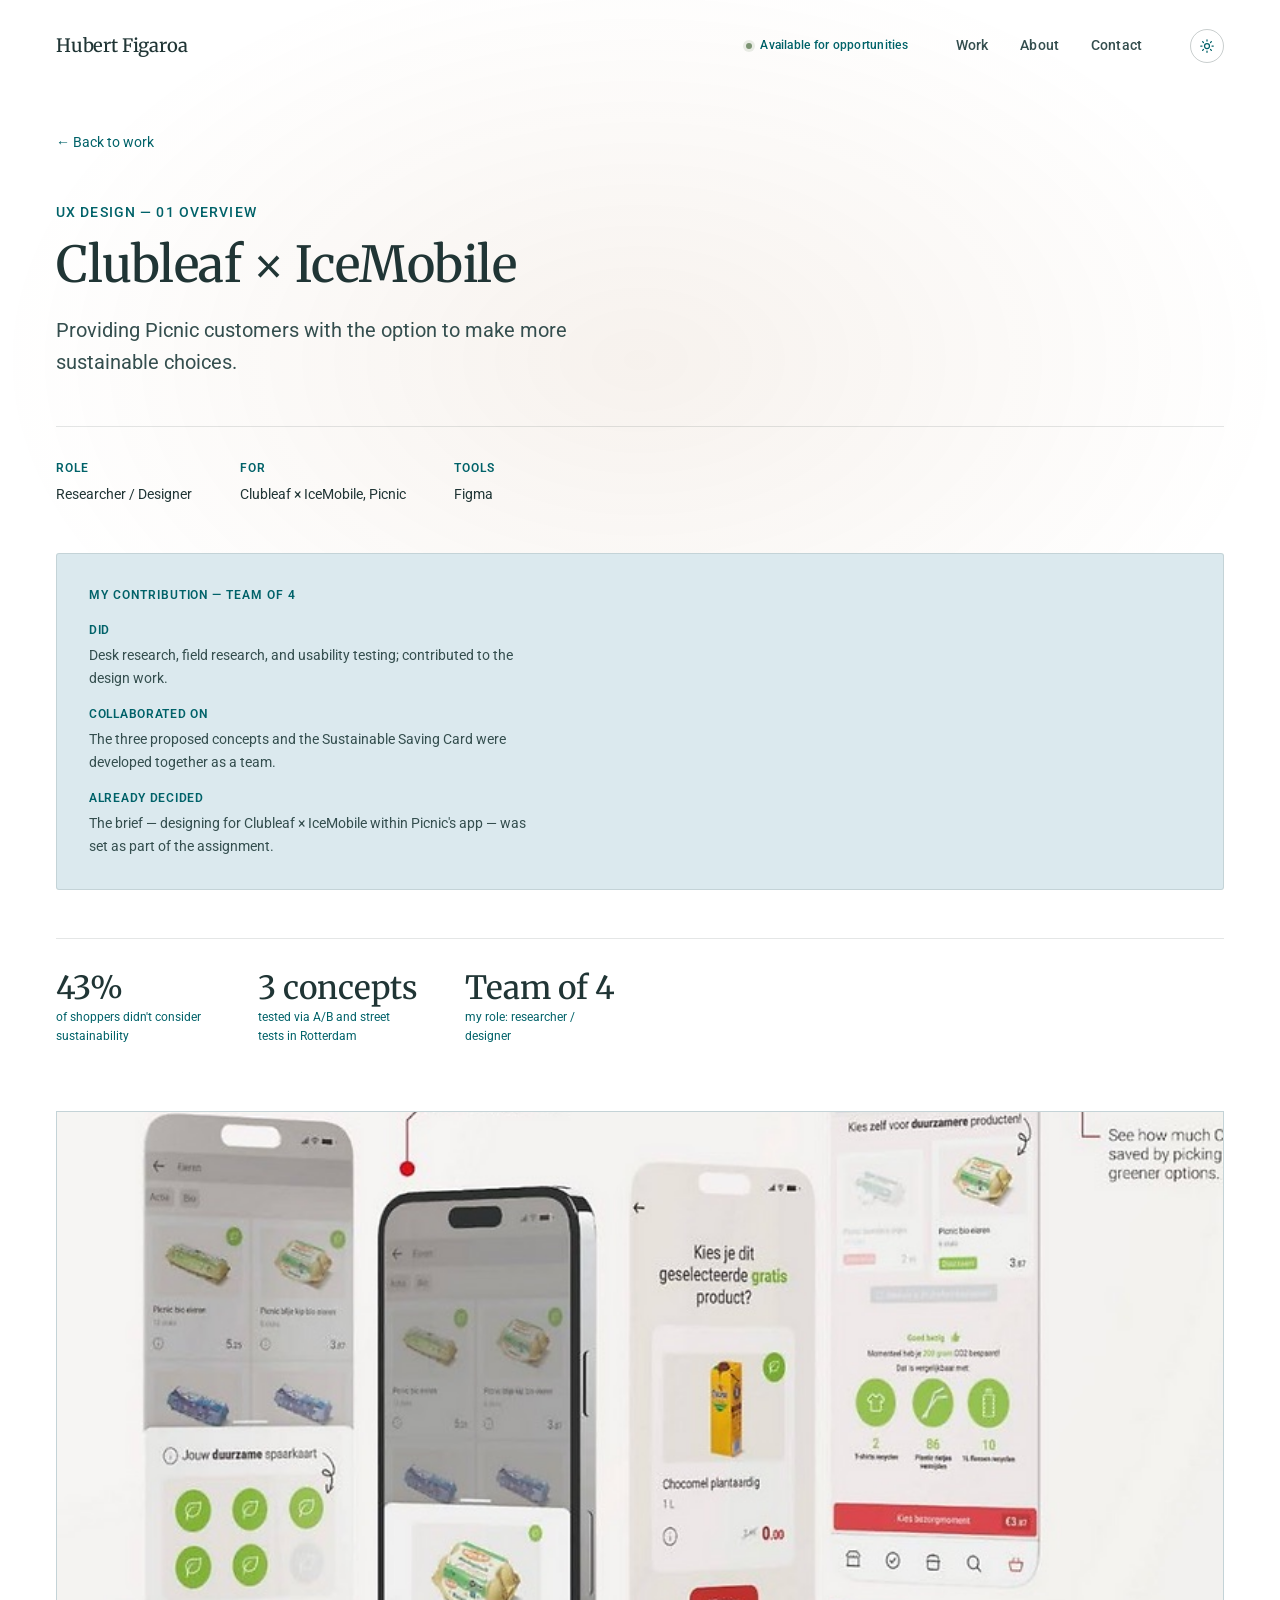
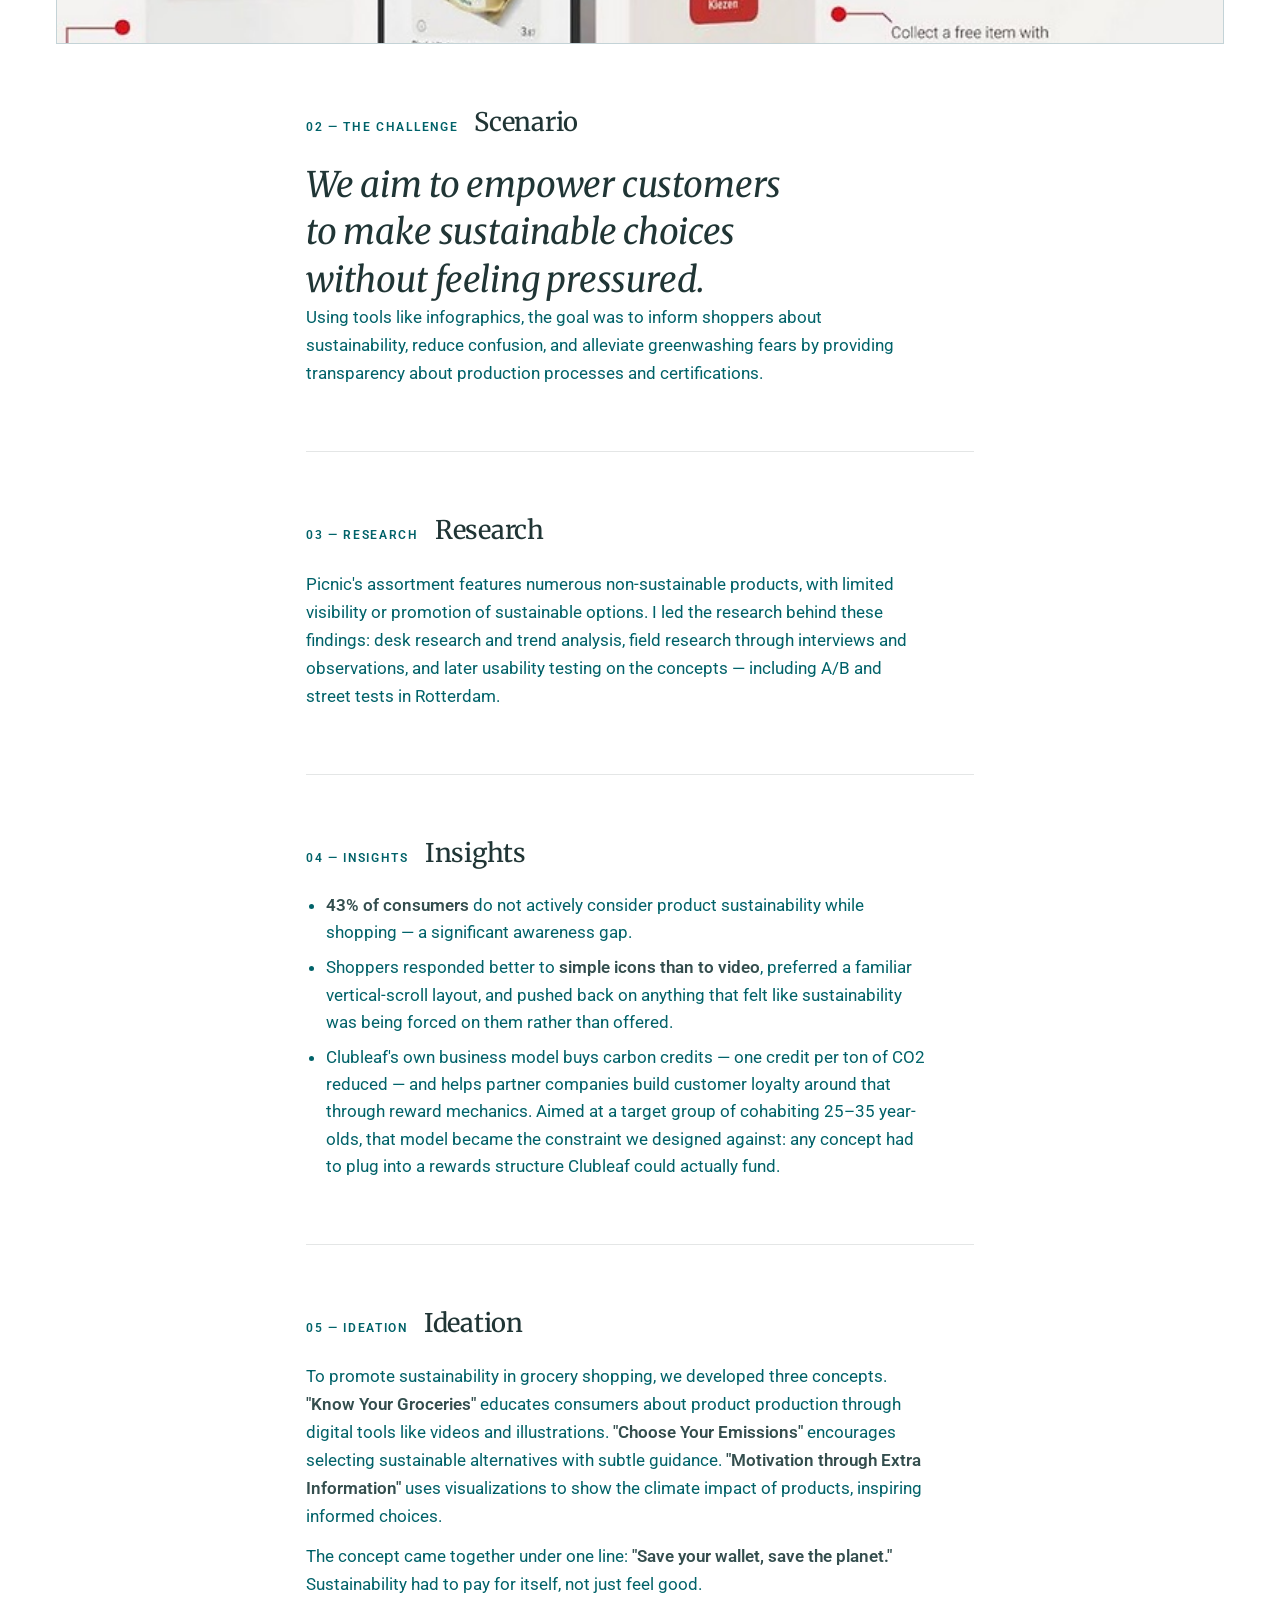
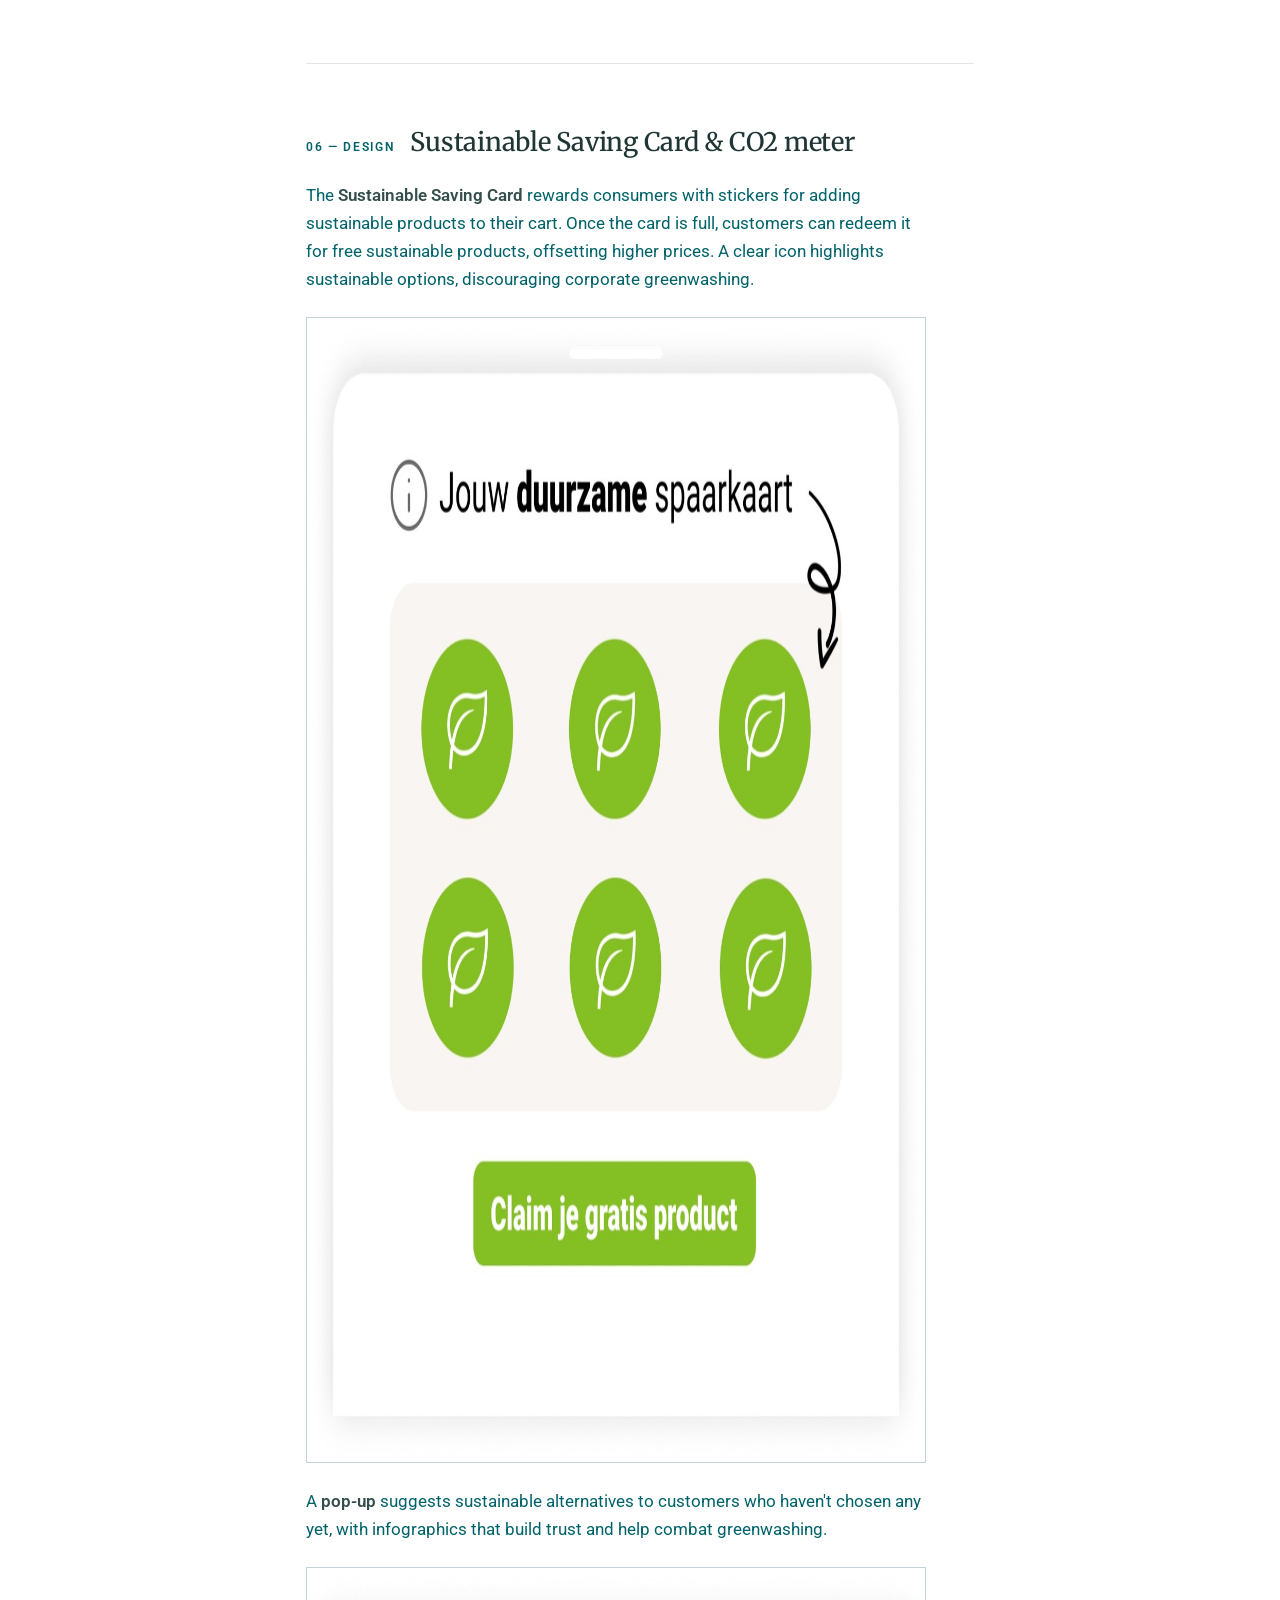
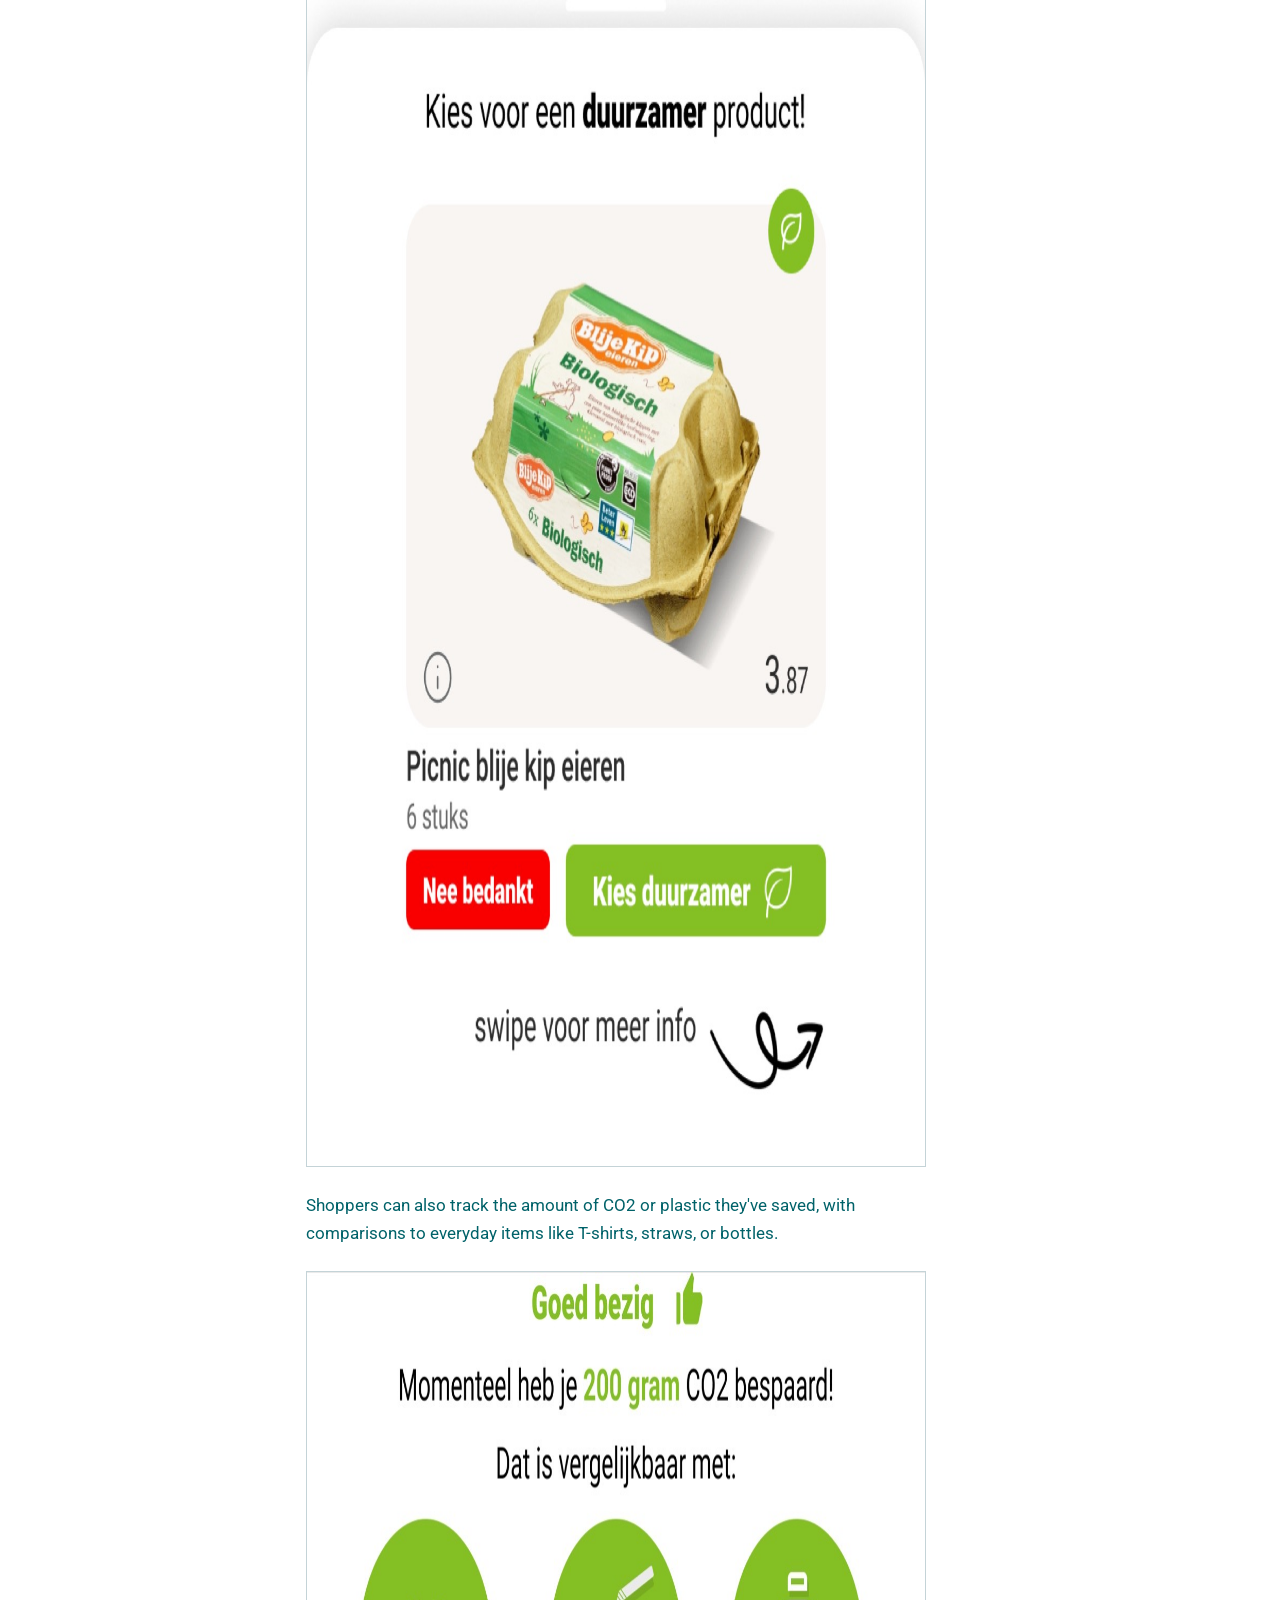
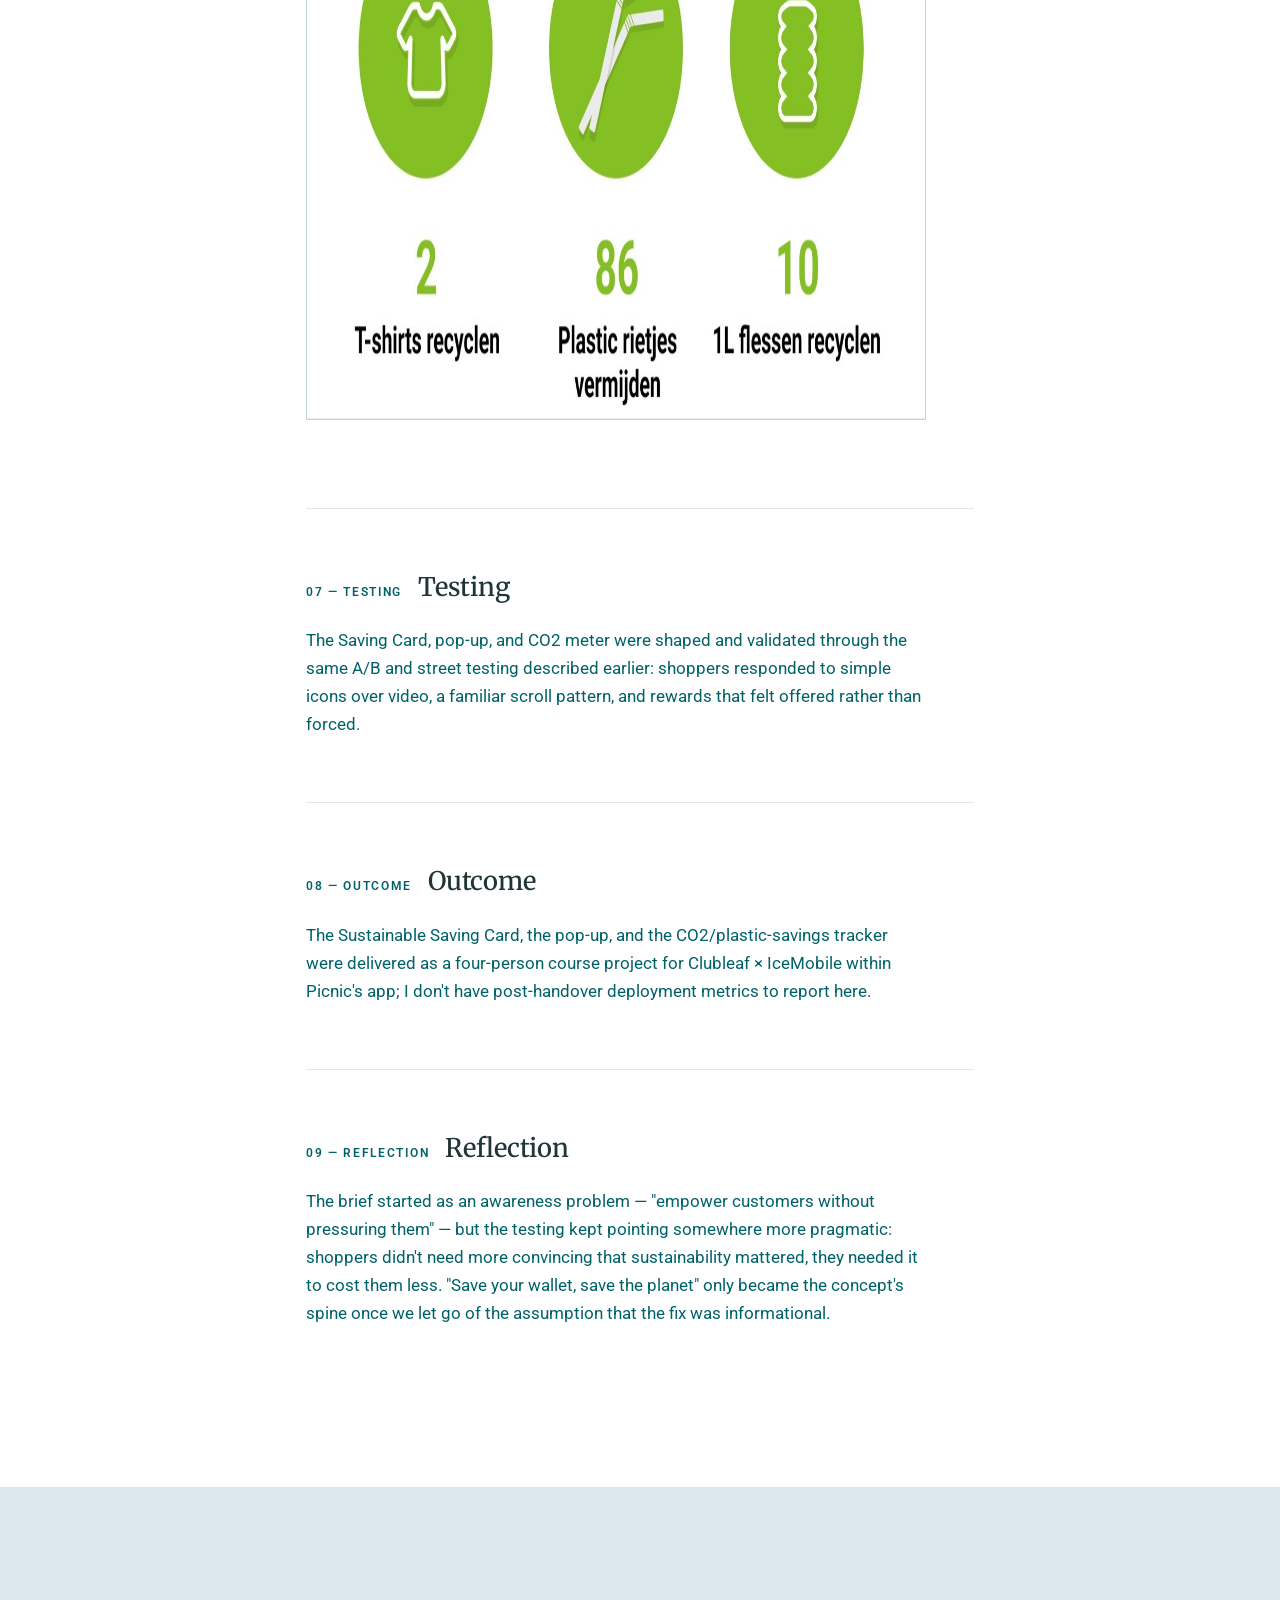
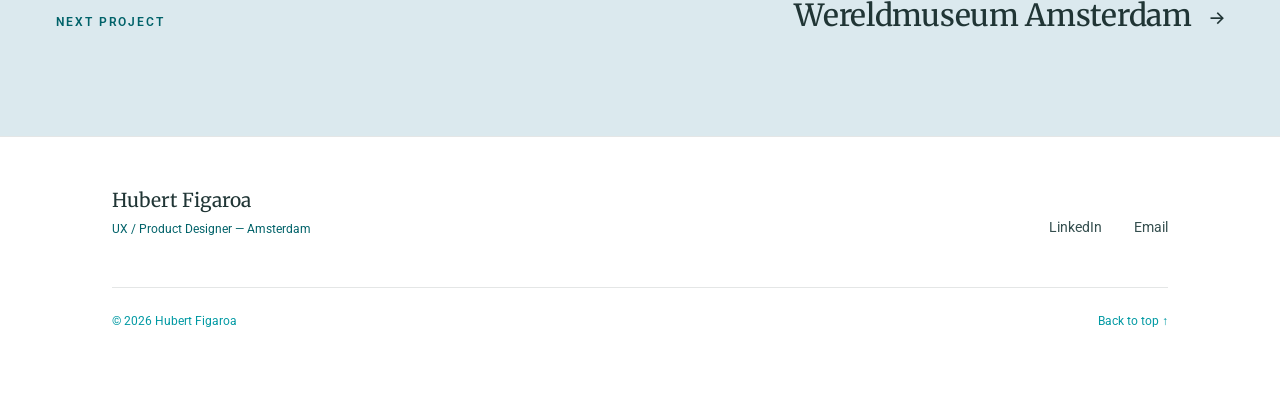
<file: projects/icemobile.html>
<!DOCTYPE html>
<html lang="en">
<head>
<meta charset="UTF-8">
<meta name="viewport" content="width=device-width, initial-scale=1.0">
<title>Clubleaf x IceMobile &mdash; Hubert Figaroa</title>
<meta name="description" content="UX Design case study: helping Picnic customers make more sustainable grocery choices.">
<meta name="view-transition" content="same-origin">
<link rel="canonical" href="https://www.hubertfigaroa.com/projects/icemobile">
<link rel="icon" type="image/svg+xml" href="../favicon.svg">
<link rel="icon" type="image/png" sizes="32x32" href="../favicon-32.png">
<link rel="icon" type="image/png" sizes="16x16" href="../favicon-16.png">
<link rel="apple-touch-icon" href="../apple-touch-icon.png">
<meta name="theme-color" content="#090605">
<meta property="og:type" content="website">
<meta property="og:title" content="Clubleaf x IceMobile &mdash; Hubert Figaroa">
<meta property="og:description" content="UX Design case study: helping Picnic customers make more sustainable grocery choices.">
<meta property="og:url" content="https://www.hubertfigaroa.com/projects/icemobile">
<meta property="og:image" content="https://www.hubertfigaroa.com/images/icemobile.jpg">
<meta name="twitter:card" content="summary_large_image">
<meta name="twitter:title" content="Clubleaf x IceMobile &mdash; Hubert Figaroa">
<meta name="twitter:description" content="UX Design case study: helping Picnic customers make more sustainable grocery choices.">
<meta name="twitter:image" content="https://www.hubertfigaroa.com/images/icemobile.jpg">
<link rel="preconnect" href="https://fonts.googleapis.com">
<link rel="preconnect" href="https://fonts.gstatic.com" crossorigin>
<link href="https://fonts.googleapis.com/css2?family=Merriweather:ital,wght@0,300;0,400;0,700;0,900;1,300;1,400;1,700&family=Roboto:ital,wght@0,300;0,400;0,500;0,700;1,400&display=swap" rel="stylesheet">
<link rel="stylesheet" href="../style.css">
<script>
  var manual = localStorage.getItem("theme");
  if (manual) {
    if (manual === "light") document.documentElement.setAttribute("data-theme", "light");
  } else if (window.matchMedia && window.matchMedia("(prefers-color-scheme: light)").matches) {
    document.documentElement.setAttribute("data-theme", "light");
  }
</script>
</head>
<body id="top">

<a class="skip-link" href="#main-content">Skip to main content</a>

<header class="site-header">
  <div class="wrap-wide header-inner">
    <div class="header-brand">
      <a class="logo" href="../"><span class="logo-full">Hubert Figaroa</span><span class="logo-short">HF</span></a>
      <p class="availability availability--brand"><span class="status-dot" aria-hidden="true"></span><span>Available for opportunities</span></p>
    </div>
    <div class="header-controls">
      <p class="availability"><span class="status-dot" aria-hidden="true"></span><span>Available for opportunities</span></p>
      <nav class="site-nav" id="site-nav" aria-label="Primary">
        <a href="../#work">Work</a>
        <a href="../#about">About</a>
        <a href="../#contact">Contact</a>
      </nav>
      <button id="theme-toggle" class="theme-toggle" type="button" aria-label="Toggle dark mode">
        <svg class="icon icon-moon" viewBox="0 0 24 24" fill="none" stroke="currentColor" stroke-width="2" stroke-linecap="round" stroke-linejoin="round" aria-hidden="true"><path d="M21 12.79A9 9 0 1 1 11.21 3 7 7 0 0 0 21 12.79Z"/></svg>
        <svg class="icon icon-sun" viewBox="0 0 24 24" fill="none" stroke="currentColor" stroke-width="2" stroke-linecap="round" stroke-linejoin="round" aria-hidden="true"><circle cx="12" cy="12" r="4"/><path d="M12 2v2M12 20v2M4.93 4.93l1.41 1.41M17.66 17.66l1.41 1.41M2 12h2M20 12h2M6.34 17.66l-1.41 1.41M19.07 4.93l-1.41 1.41"/></svg>
      </button>
      <button id="nav-toggle" class="nav-toggle" type="button" aria-label="Toggle menu" aria-expanded="false" aria-controls="mobile-menu">
        <svg class="icon icon-menu" viewBox="0 0 24 24" fill="none" stroke="currentColor" stroke-width="1.5" stroke-linecap="round" stroke-linejoin="round" aria-hidden="true"><line x1="3" y1="6" x2="21" y2="6"/><line x1="3" y1="12" x2="21" y2="12"/><line x1="3" y1="18" x2="21" y2="18"/></svg>
        <svg class="icon icon-close" viewBox="0 0 24 24" fill="none" stroke="currentColor" stroke-width="1.5" stroke-linecap="round" stroke-linejoin="round" aria-hidden="true"><line x1="18" y1="6" x2="6" y2="18"/><line x1="6" y1="6" x2="18" y2="18"/></svg>
      </button>
    </div>
  </div>
</header>

<div class="mobile-menu" id="mobile-menu">
  <ul class="mobile-menu-nav">
    <li><a href="../#work">Work</a></li>
    <li><a href="../#about">About</a></li>
    <li><a href="../#contact">Contact</a></li>
  </ul>
  <div class="mobile-menu-foot">
    <p class="availability"><span class="status-dot" aria-hidden="true"></span><span>Available for opportunities</span></p>
    <a href="mailto:info@hubertfigaroa.com">info@hubertfigaroa.com</a>
    <a href="../hubert-figaroa-cv.pdf" download>Download CV</a>
  </div>
</div>

<main id="main-content" tabindex="-1">
  <article class="case-study">
    <div class="wrap-wide">
      <a class="back-link" href="../#work"><span aria-hidden="true">&larr; </span>Back to work</a>
      <p class="case-eyebrow">UX Design &mdash; 01 Overview</p>
      <h1>Clubleaf &times; IceMobile</h1>
      <p class="case-tagline">Providing Picnic customers with the option to make more sustainable choices.</p>
      <dl class="case-meta-list">
        <div><dt>Role</dt><dd>Researcher / Designer</dd></div>
        <div><dt>For</dt><dd>Clubleaf &times; IceMobile, Picnic</dd></div>
        <div><dt>Tools</dt><dd>Figma</dd></div>
      </dl>

      <div class="contribution">
        <p class="contribution-title">My contribution &mdash; team of 4</p>
        <dl class="contribution-list">
          <div>
            <dt>Did</dt>
            <dd>Desk research, field research, and usability testing; contributed to the design work.</dd>
          </div>
          <div>
            <dt>Collaborated on</dt>
            <dd>The three proposed concepts and the Sustainable Saving Card were developed together as a team.</dd>
          </div>
          <div>
            <dt>Already decided</dt>
            <dd>The brief &mdash; designing for Clubleaf &times; IceMobile within Picnic's app &mdash; was set as part of the assignment.</dd>
          </div>
        </dl>
      </div>

      <div class="case-highlights" data-reveal>
        <div class="case-highlights-item">
          <span class="case-highlights-value">43%</span>
          <span class="case-highlights-label">of shoppers didn't consider sustainability</span>
        </div>
        <div class="case-highlights-item">
          <span class="case-highlights-value">3 concepts</span>
          <span class="case-highlights-label">tested via A/B and street tests in Rotterdam</span>
        </div>
        <div class="case-highlights-item">
          <span class="case-highlights-value">Team of 4</span>
          <span class="case-highlights-label">my role: researcher / designer</span>
        </div>
      </div>
    </div>

    <div class="case-hero-wrap" data-reveal-scale>
      <img src="../images/icemobile.jpg" alt="Several phone screens showing a grocery app with sustainability badges, green checkmarks on eco-friendly products, and a CO2 savings tracker." class="case-hero-image" width="800" height="533">
    </div>

    <div class="wrap case-body">
      <section class="case-section" data-reveal>
        <div class="section-head">
          <span class="section-eyebrow">02 &mdash; The Challenge</span>
          <h2>Scenario</h2>
        </div>
        <blockquote class="pull-quote">We aim to empower customers to make sustainable choices without feeling pressured.</blockquote>
        <p>Using tools like infographics, the goal was to inform shoppers about sustainability, reduce confusion, and alleviate greenwashing fears by providing transparency about production processes and certifications.</p>
      </section>

      <section class="case-section" data-reveal>
        <div class="section-head">
          <span class="section-eyebrow">03 &mdash; Research</span>
          <h2>Research</h2>
        </div>
        <p>Picnic's assortment features numerous non-sustainable products, with limited visibility or promotion of sustainable options. I led the research behind these findings: desk research and trend analysis, field research through interviews and observations, and later usability testing on the concepts &mdash; including A/B and street tests in Rotterdam.</p>
      </section>

      <section class="case-section" data-reveal>
        <div class="section-head">
          <span class="section-eyebrow">04 &mdash; Insights</span>
          <h2>Insights</h2>
        </div>
        <ul>
          <li><strong>43% of consumers</strong> do not actively consider product sustainability while shopping &mdash; a significant awareness gap.</li>
          <li>Shoppers responded better to <strong>simple icons than to video</strong>, preferred a familiar vertical-scroll layout, and pushed back on anything that felt like sustainability was being forced on them rather than offered.</li>
          <li>Clubleaf's own business model buys carbon credits &mdash; one credit per ton of CO2 reduced &mdash; and helps partner companies build customer loyalty around that through reward mechanics. Aimed at a target group of cohabiting 25&ndash;35 year-olds, that model became the constraint we designed against: any concept had to plug into a rewards structure Clubleaf could actually fund.</li>
        </ul>
      </section>

      <section class="case-section" data-reveal>
        <div class="section-head">
          <span class="section-eyebrow">05 &mdash; Ideation</span>
          <h2>Ideation</h2>
        </div>
        <p>To promote sustainability in grocery shopping, we developed three concepts. <strong>"Know Your Groceries"</strong> educates consumers about product production through digital tools like videos and illustrations. <strong>"Choose Your Emissions"</strong> encourages selecting sustainable alternatives with subtle guidance. <strong>"Motivation through Extra Information"</strong> uses visualizations to show the climate impact of products, inspiring informed choices.</p>
        <p>The concept came together under one line: <strong>"Save your wallet, save the planet."</strong> Sustainability had to pay for itself, not just feel good.</p>
      </section>

      <section class="case-section" data-reveal>
        <div class="section-head">
          <span class="section-eyebrow">06 &mdash; Design</span>
          <h2>Sustainable Saving Card &amp; CO2 meter</h2>
        </div>
        <p>The <strong>Sustainable Saving Card</strong> rewards consumers with stickers for adding sustainable products to their cart. Once the card is full, customers can redeem it for free sustainable products, offsetting higher prices. A clear icon highlights sustainable options, discouraging corporate greenwashing.</p>
        <figure class="case-inline-figure">
          <img src="../images/icemobile-savingcard.jpg" alt="The digital Sustainable Saving Card, showing six leaf-icon stickers earned from sustainable purchases and a button to claim a free product." class="case-inline-image" width="1200" height="1146" loading="lazy">
        </figure>
        <p>A <strong>pop-up</strong> suggests sustainable alternatives to customers who haven't chosen any yet, with infographics that build trust and help combat greenwashing.</p>
        <figure class="case-inline-figure">
          <img src="../images/icemobile-popup.jpg" alt="A pop-up in the Picnic app suggesting a more sustainable egg product, with 'No thanks' and 'Choose sustainable' buttons." class="case-inline-image" width="1144" height="1200" loading="lazy">
        </figure>
        <p>Shoppers can also track the amount of CO2 or plastic they've saved, with comparisons to everyday items like T-shirts, straws, or bottles.</p>
        <figure class="case-inline-figure">
          <img src="../images/icemobile-co2.jpg" alt="A savings visualization showing 200 grams of CO2 saved, compared to recycling 2 T-shirts, avoiding 86 plastic straws, or recycling 10 one-liter bottles." class="case-inline-image" width="1200" height="749" loading="lazy">
        </figure>
      </section>

      <section class="case-section" data-reveal>
        <div class="section-head">
          <span class="section-eyebrow">07 &mdash; Testing</span>
          <h2>Testing</h2>
        </div>
        <p>The Saving Card, pop-up, and CO2 meter were shaped and validated through the same A/B and street testing described earlier: shoppers responded to simple icons over video, a familiar scroll pattern, and rewards that felt offered rather than forced.</p>
      </section>

      <section class="case-section" data-reveal>
        <div class="section-head">
          <span class="section-eyebrow">08 &mdash; Outcome</span>
          <h2>Outcome</h2>
        </div>
        <p>The Sustainable Saving Card, the pop-up, and the CO2/plastic-savings tracker were delivered as a four-person course project for Clubleaf &times; IceMobile within Picnic's app; I don't have post-handover deployment metrics to report here.</p>
      </section>

      <section class="case-section" data-reveal>
        <div class="section-head">
          <span class="section-eyebrow">09 &mdash; Reflection</span>
          <h2>Reflection</h2>
        </div>
        <p>The brief started as an awareness problem &mdash; "empower customers without pressuring them" &mdash; but the testing kept pointing somewhere more pragmatic: shoppers didn't need more convincing that sustainability mattered, they needed it to cost them less. "Save your wallet, save the planet" only became the concept's spine once we let go of the assumption that the fix was informational.</p>
      </section>
    </div>
  </article>

  <nav class="next-project" aria-label="Next project">
    <div class="wrap-wide">
      <a class="next-project-link" data-reveal href="wereldmuseum">
        <span class="eyebrow-label">Next project</span>
        <h2>Wereldmuseum Amsterdam <span class="cta-arrow" aria-hidden="true">&rarr;</span></h2>
      </a>
    </div>
  </nav>
</main>

<footer class="site-footer">
  <div class="wrap-wide">
    <div class="footer-inner">
      <div>
        <span class="footer-brand">Hubert Figaroa</span>
        <span class="footer-role">UX / Product Designer &mdash; Amsterdam</span>
      </div>
      <div class="footer-links">
        <a href="https://www.linkedin.com/in/hubertfigaroa/" target="_blank" rel="noopener">LinkedIn</a>
        <a href="mailto:info@hubertfigaroa.com">Email</a>
      </div>
    </div>
    <div class="footer-bottom">
      <p>&copy; <span id="year"></span> Hubert Figaroa</p>
      <a href="#top" class="back-to-top">Back to top<span aria-hidden="true"> &uarr;</span></a>
    </div>
  </div>
</footer>

<script src="../script.js"></script>
</body>
</html>
</file>
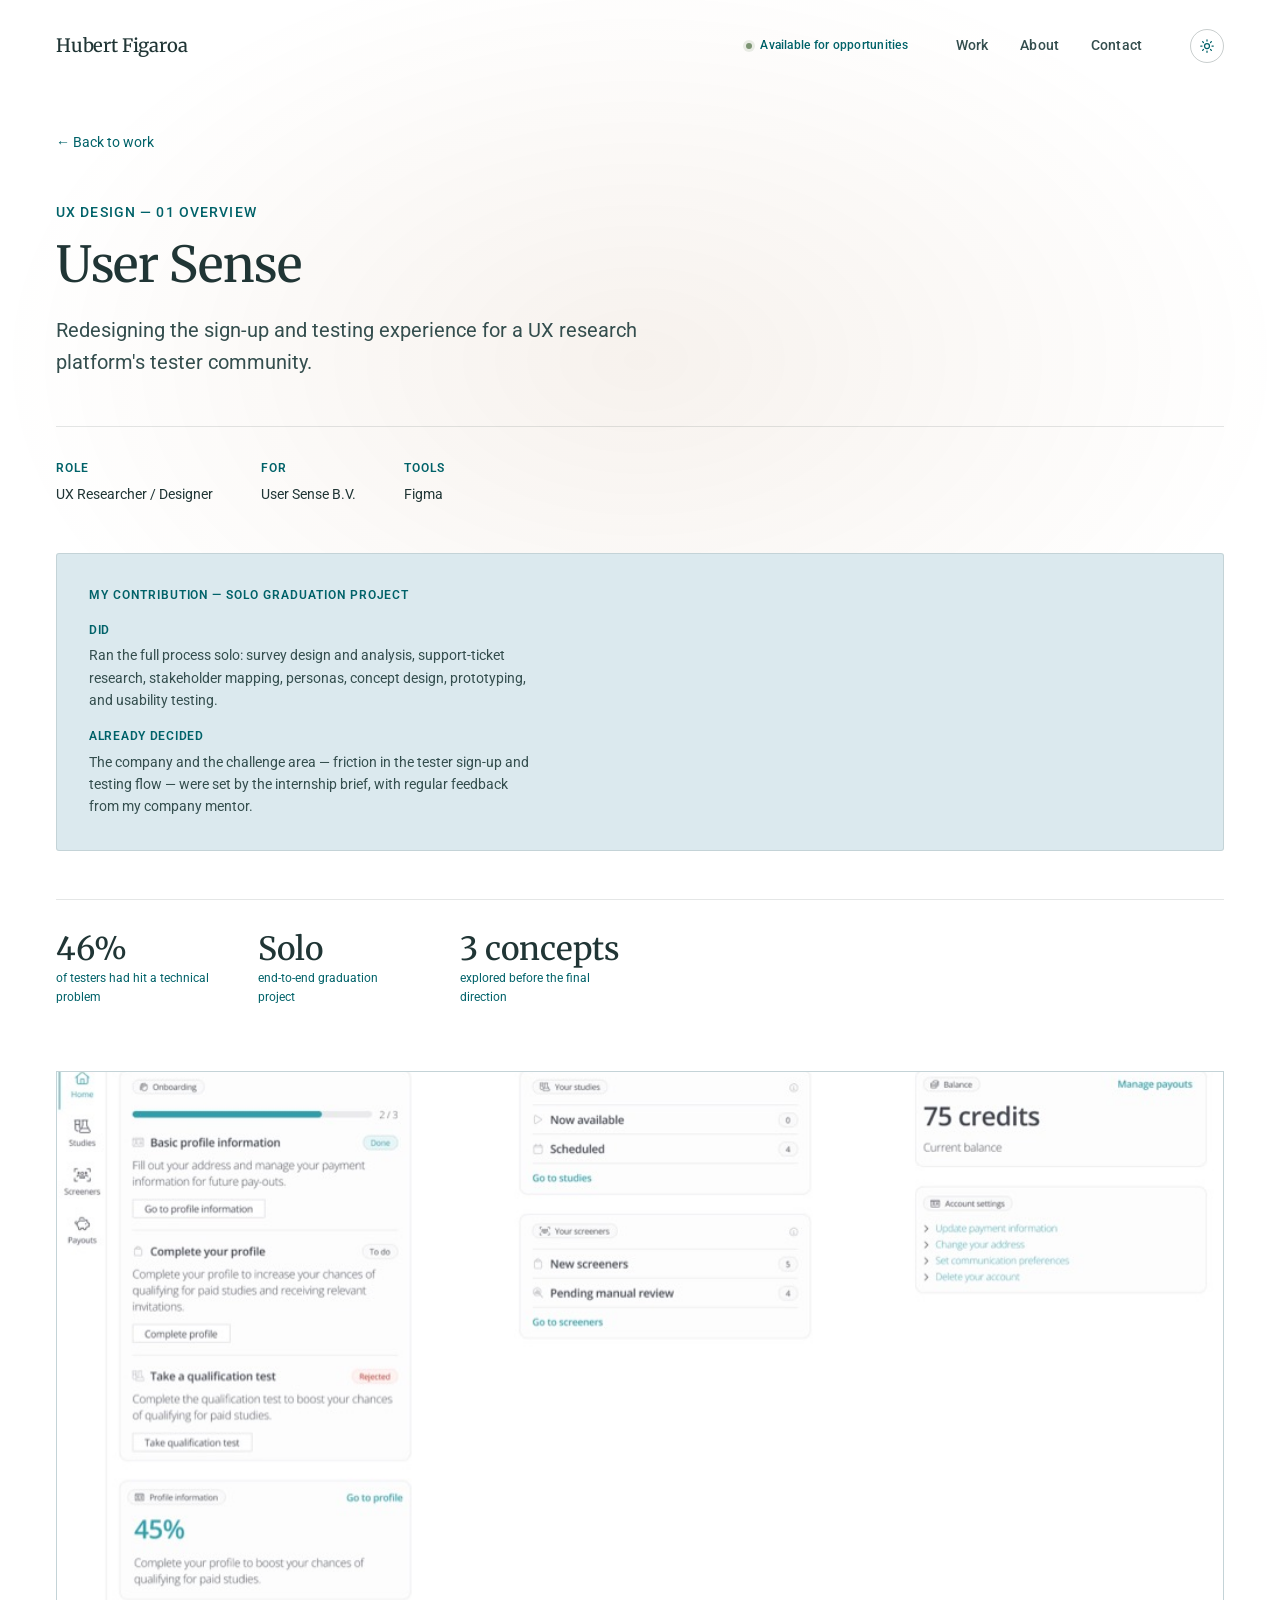
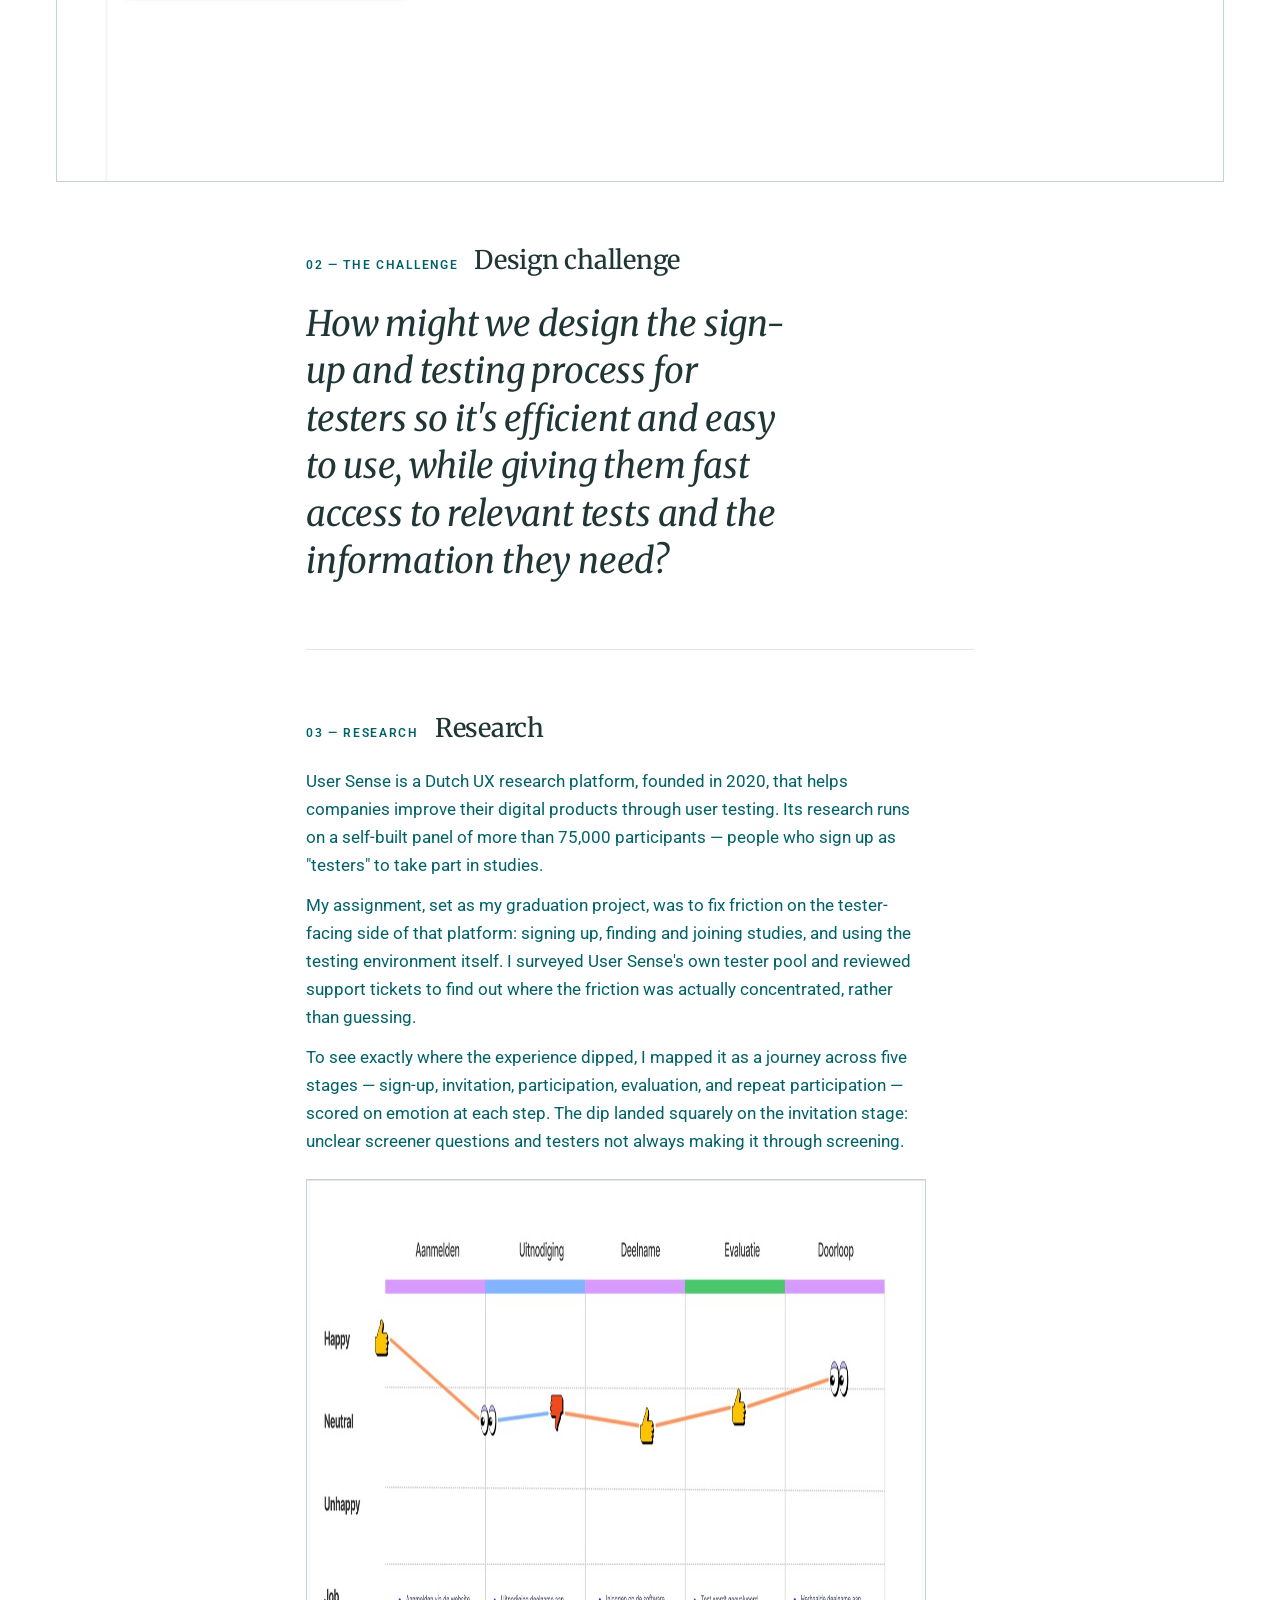
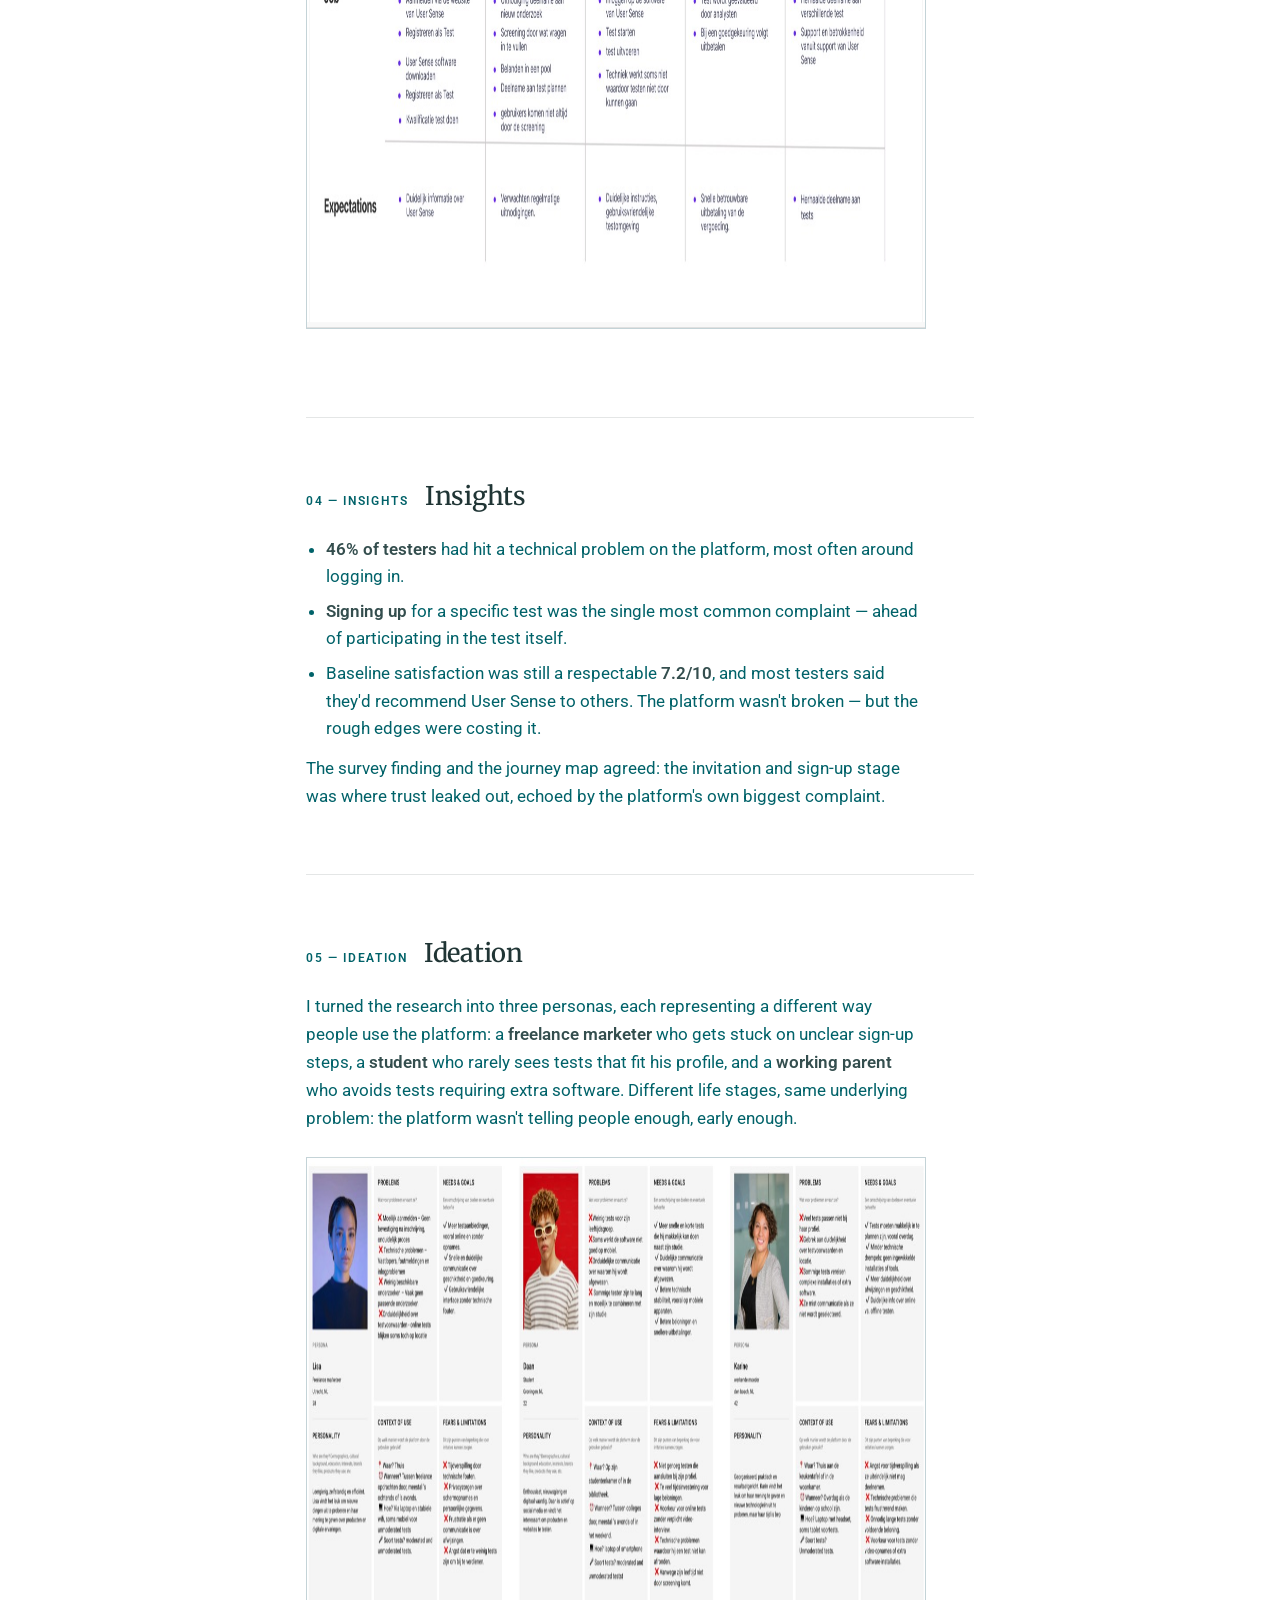
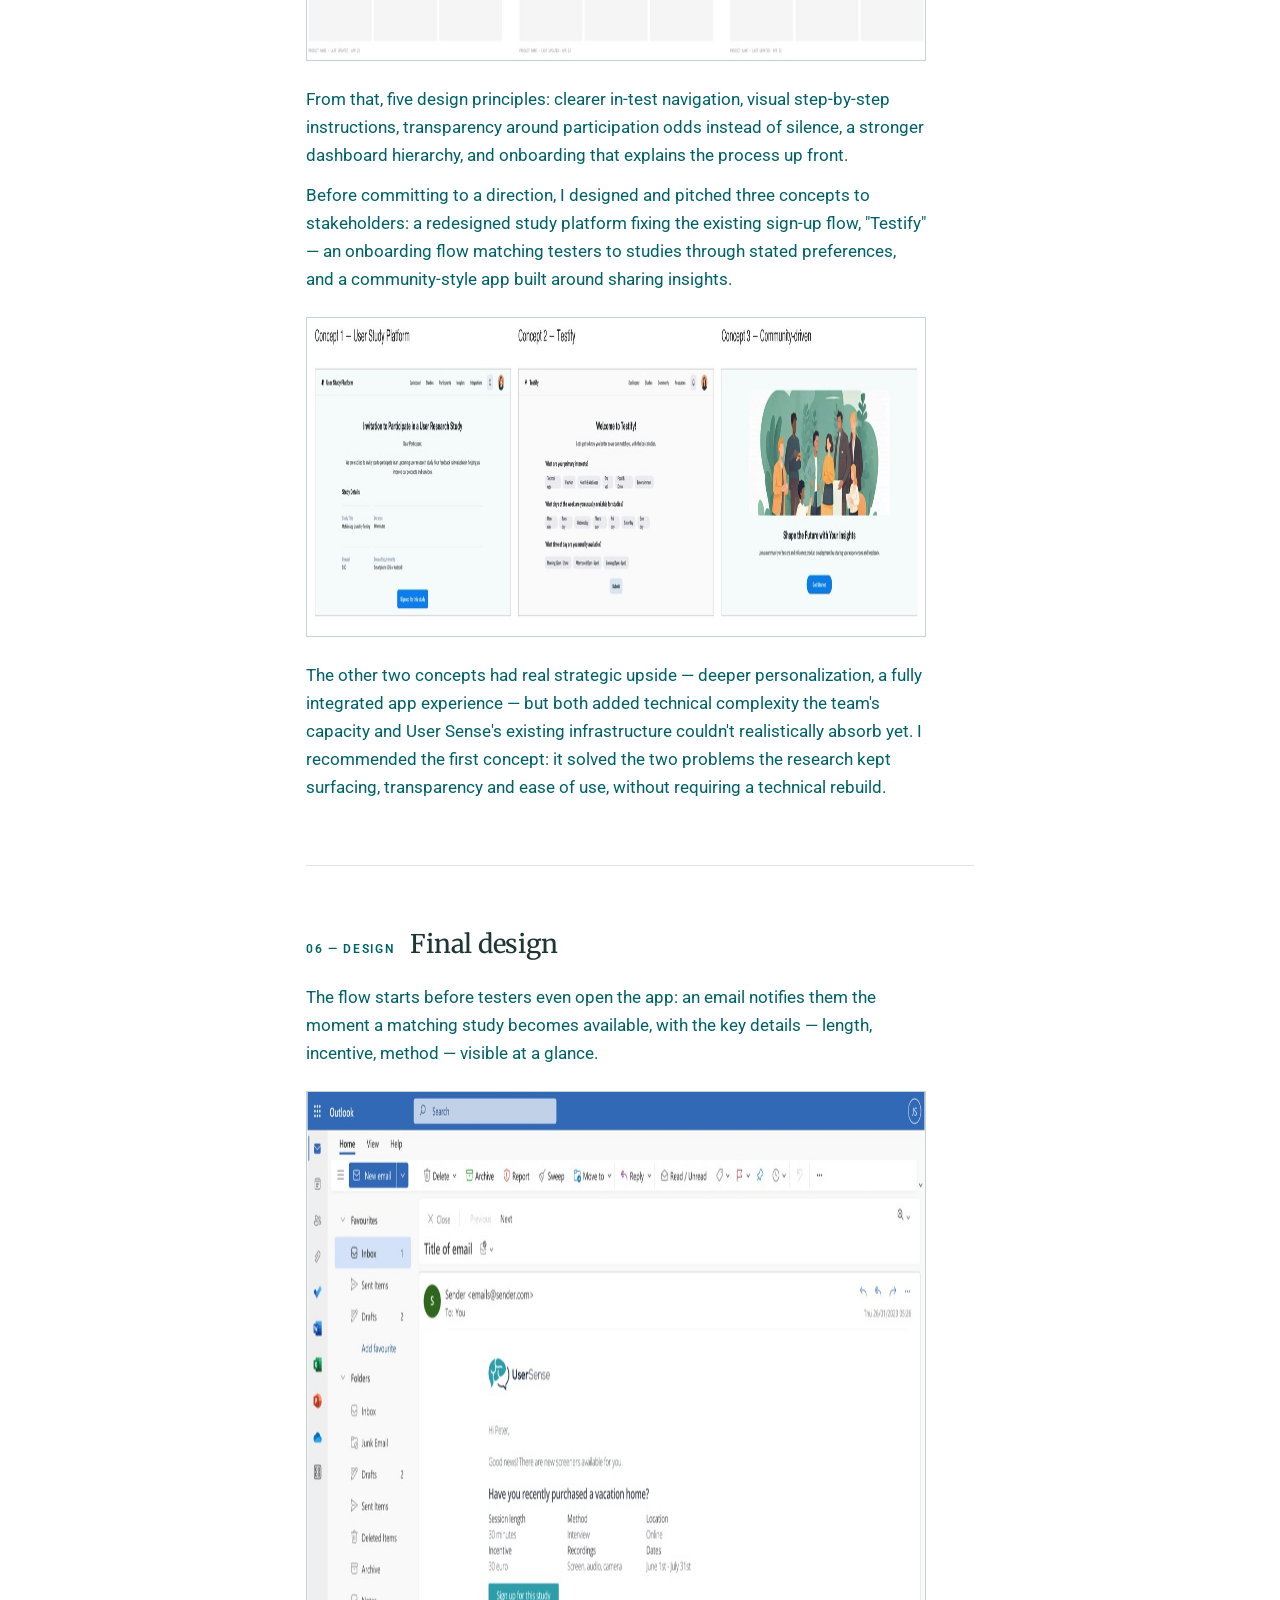
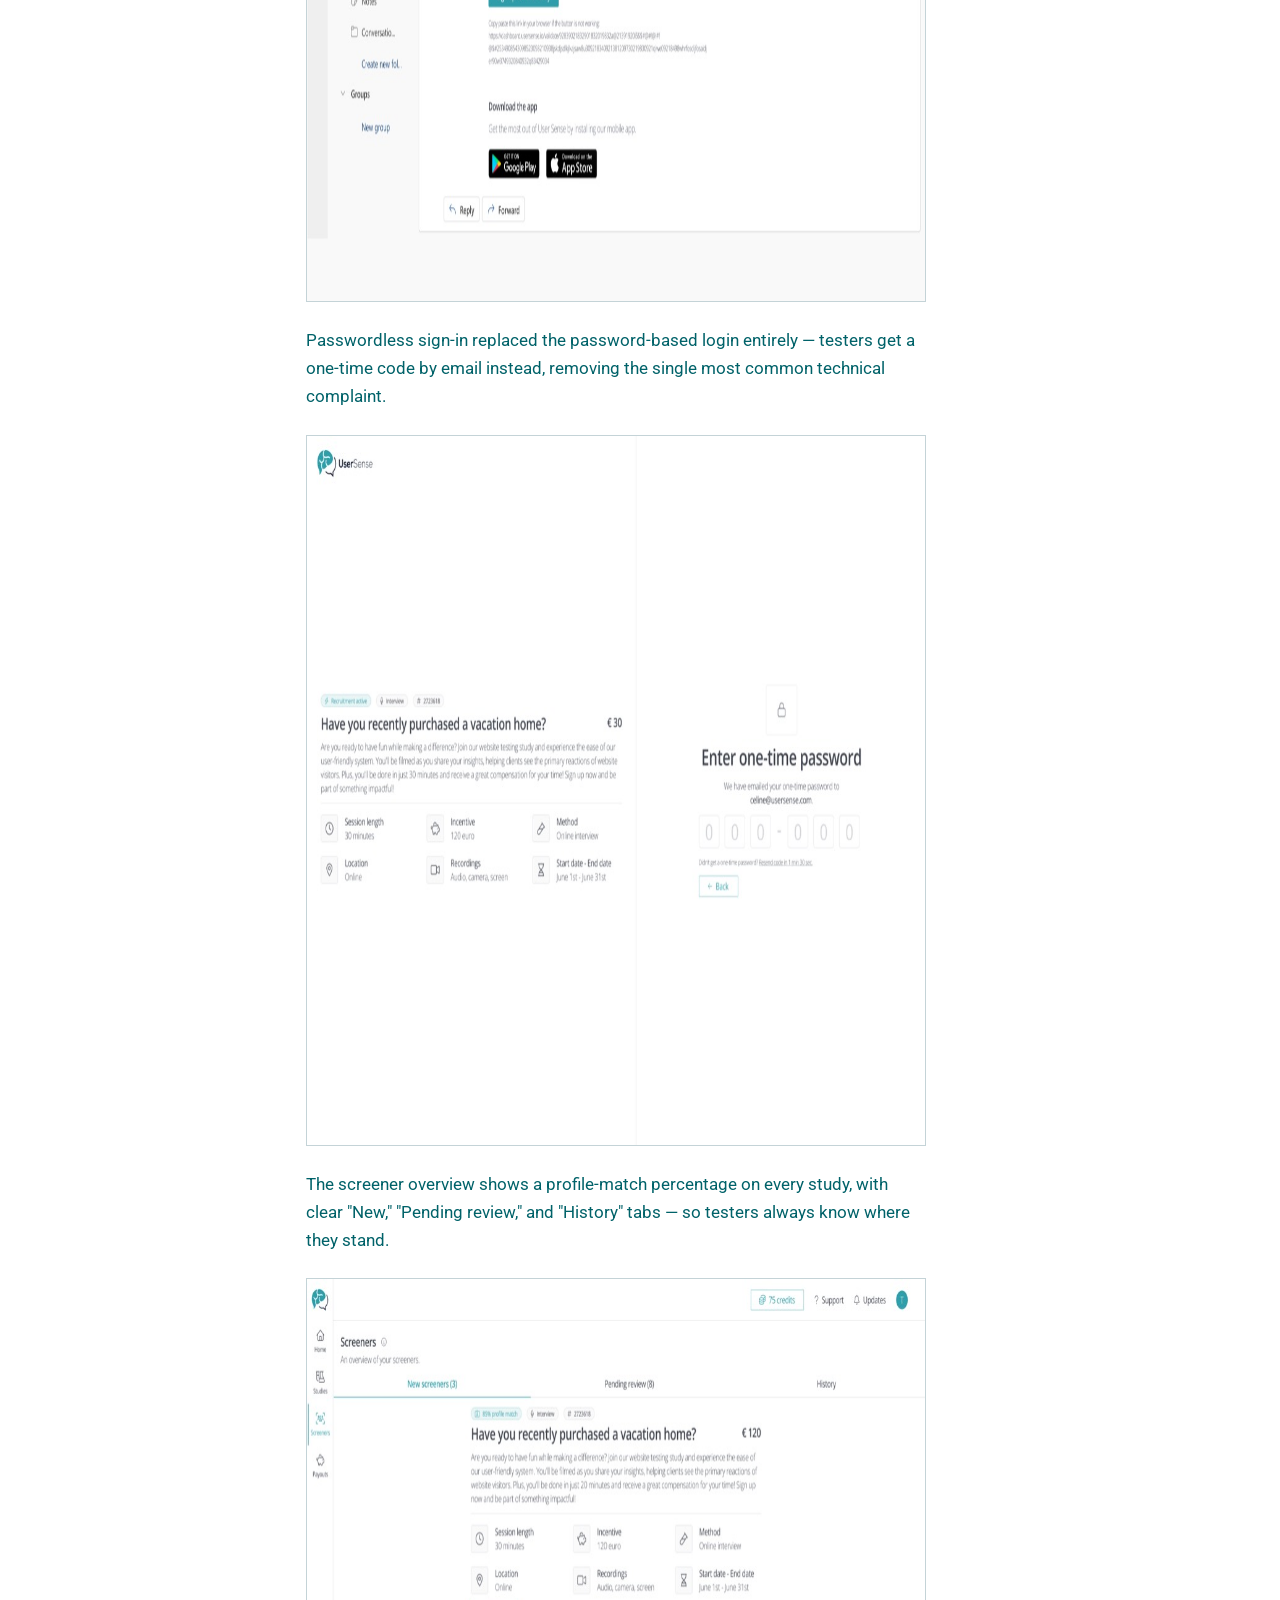
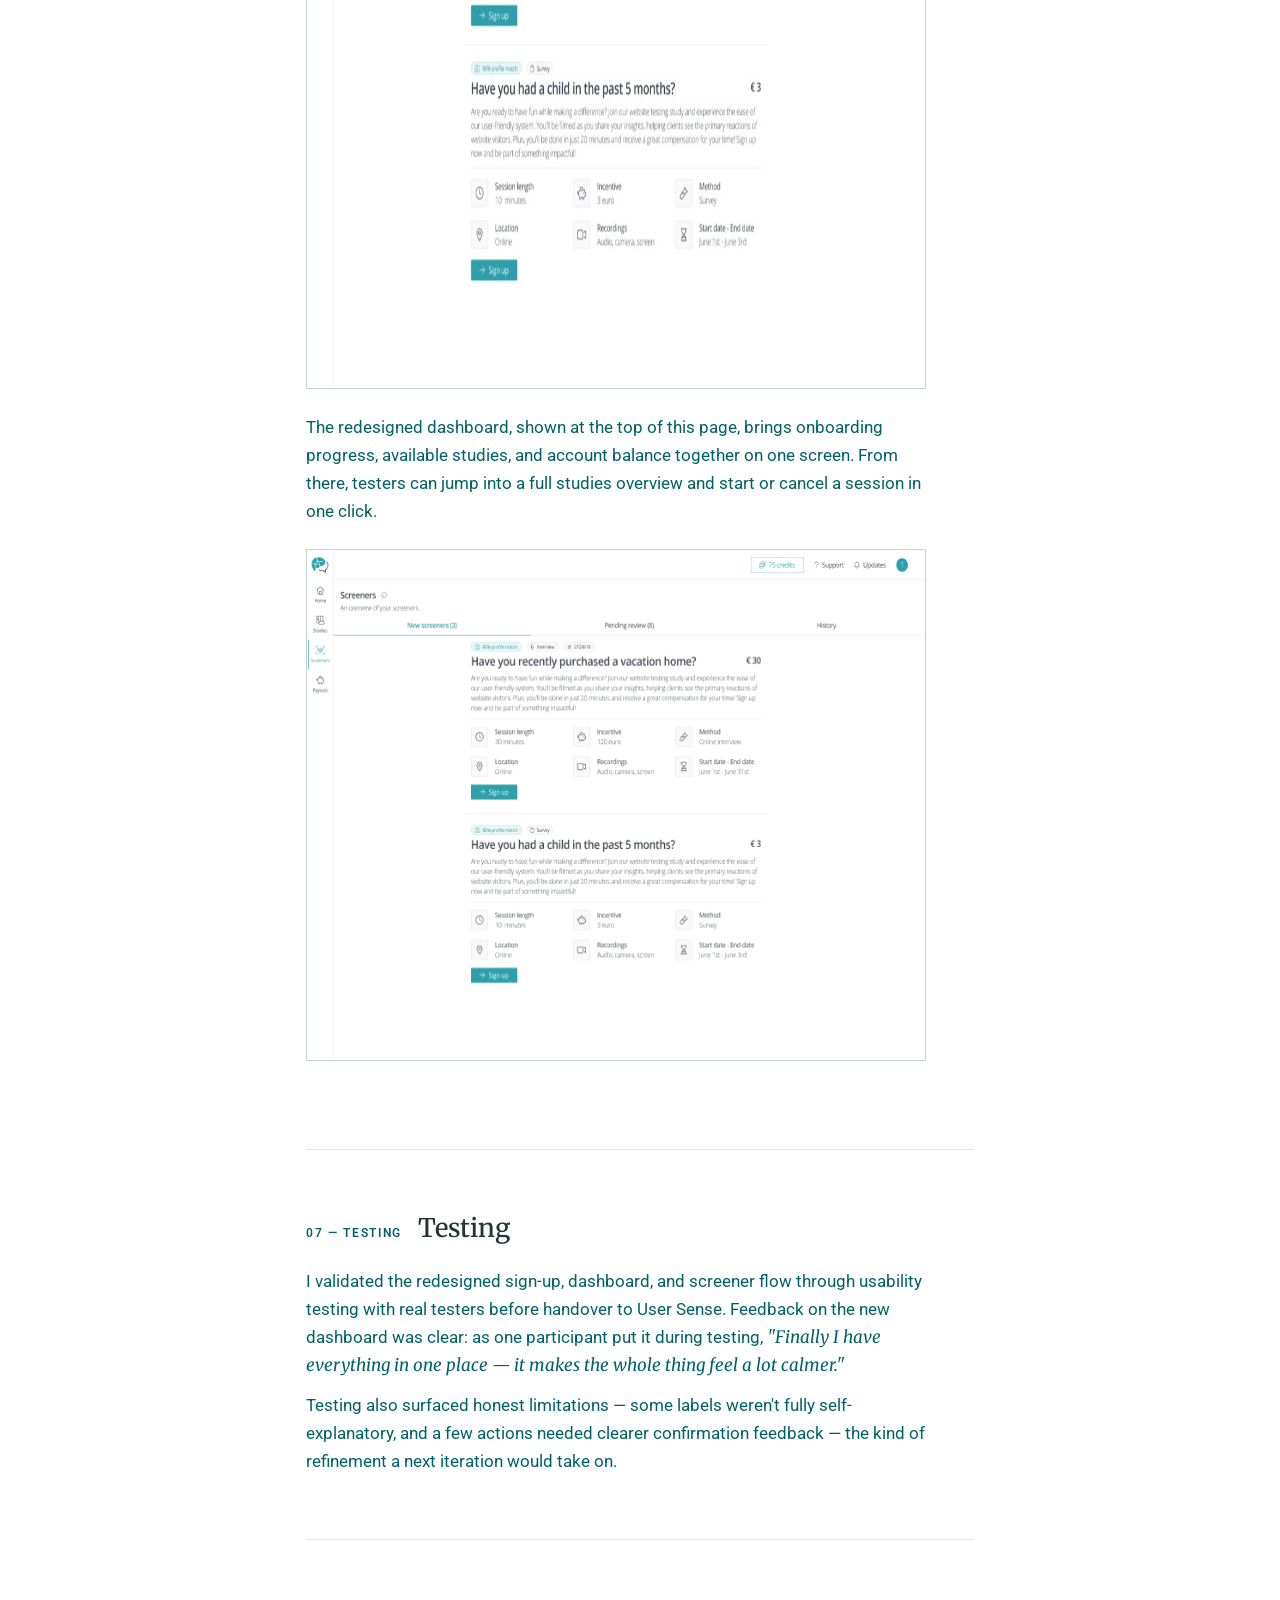
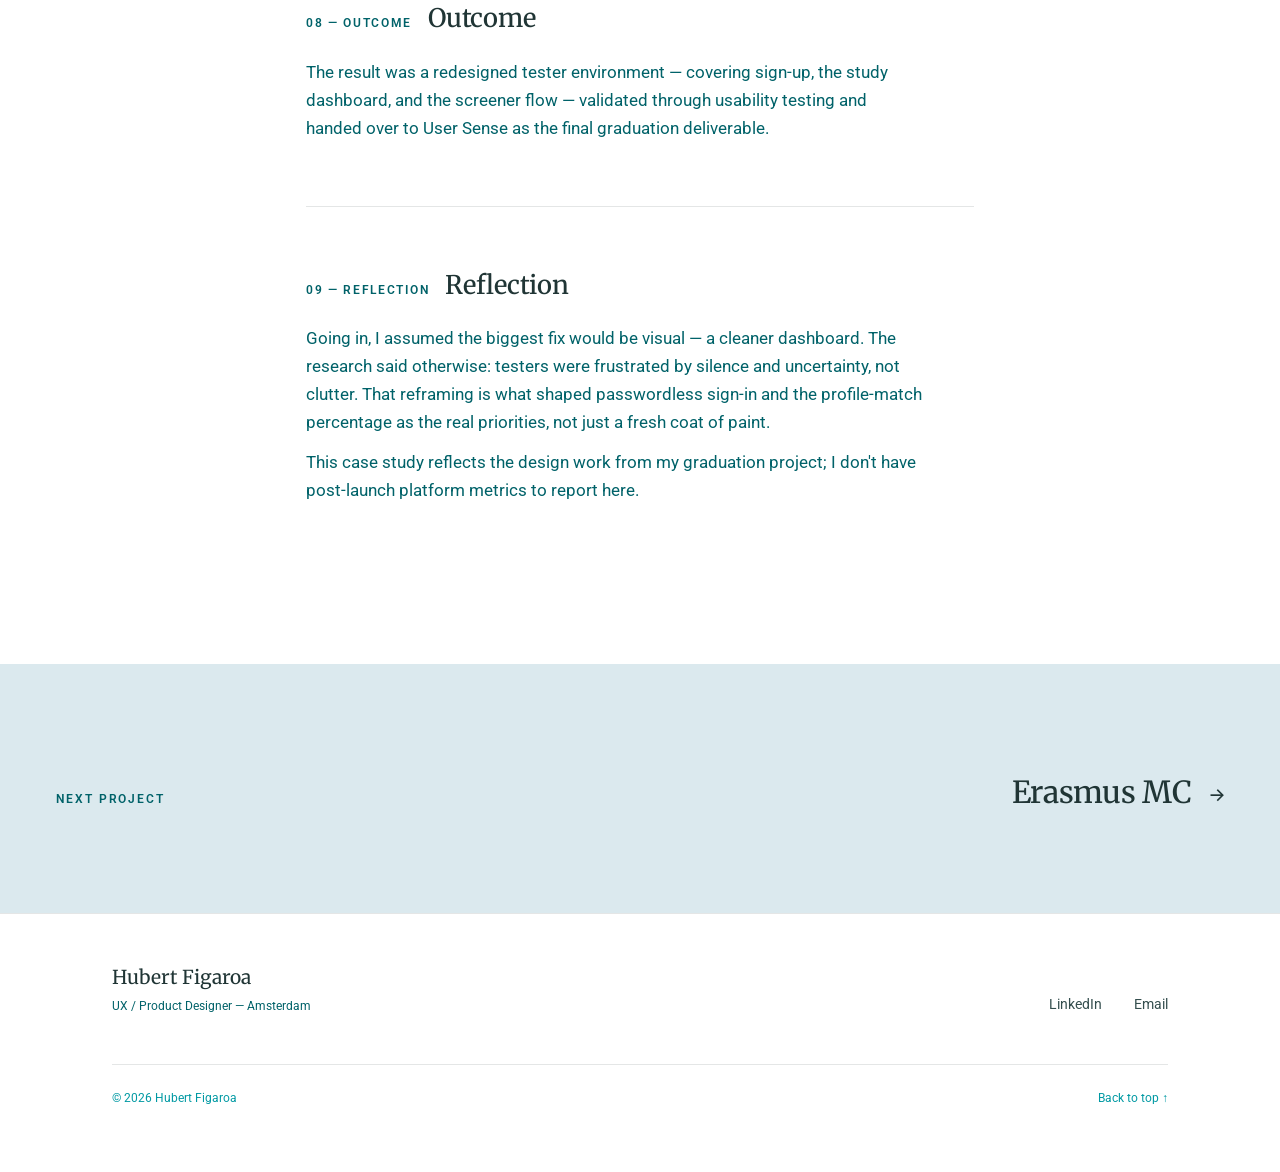
<file: projects/user-sense.html>
<!DOCTYPE html>
<html lang="en">
<head>
<meta charset="UTF-8">
<meta name="viewport" content="width=device-width, initial-scale=1.0">
<title>User Sense &mdash; Hubert Figaroa</title>
<meta name="description" content="Graduation project: redesigning the sign-up and testing experience for User Sense's UX research platform.">
<meta name="view-transition" content="same-origin">
<link rel="canonical" href="https://www.hubertfigaroa.com/projects/user-sense">
<link rel="icon" type="image/svg+xml" href="../favicon.svg">
<link rel="icon" type="image/png" sizes="32x32" href="../favicon-32.png">
<link rel="icon" type="image/png" sizes="16x16" href="../favicon-16.png">
<link rel="apple-touch-icon" href="../apple-touch-icon.png">
<meta name="theme-color" content="#090605">
<meta property="og:type" content="website">
<meta property="og:title" content="User Sense &mdash; Hubert Figaroa">
<meta property="og:description" content="Graduation project: redesigning the sign-up and testing experience for User Sense's UX research platform.">
<meta property="og:url" content="https://www.hubertfigaroa.com/projects/user-sense">
<meta property="og:image" content="https://www.hubertfigaroa.com/images/user-sense.jpg">
<meta name="twitter:card" content="summary_large_image">
<meta name="twitter:title" content="User Sense &mdash; Hubert Figaroa">
<meta name="twitter:description" content="Graduation project: redesigning the sign-up and testing experience for User Sense's UX research platform.">
<meta name="twitter:image" content="https://www.hubertfigaroa.com/images/user-sense.jpg">
<link rel="preconnect" href="https://fonts.googleapis.com">
<link rel="preconnect" href="https://fonts.gstatic.com" crossorigin>
<link href="https://fonts.googleapis.com/css2?family=Merriweather:ital,wght@0,300;0,400;0,700;0,900;1,300;1,400;1,700&family=Roboto:ital,wght@0,300;0,400;0,500;0,700;1,400&display=swap" rel="stylesheet">
<link rel="stylesheet" href="../style.css">
<script>
  var manual = localStorage.getItem("theme");
  if (manual) {
    if (manual === "light") document.documentElement.setAttribute("data-theme", "light");
  } else if (window.matchMedia && window.matchMedia("(prefers-color-scheme: light)").matches) {
    document.documentElement.setAttribute("data-theme", "light");
  }
</script>
</head>
<body id="top">

<a class="skip-link" href="#main-content">Skip to main content</a>

<header class="site-header">
  <div class="wrap-wide header-inner">
    <div class="header-brand">
      <a class="logo" href="../"><span class="logo-full">Hubert Figaroa</span><span class="logo-short">HF</span></a>
      <p class="availability availability--brand"><span class="status-dot" aria-hidden="true"></span><span>Available for opportunities</span></p>
    </div>
    <div class="header-controls">
      <p class="availability"><span class="status-dot" aria-hidden="true"></span><span>Available for opportunities</span></p>
      <nav class="site-nav" id="site-nav" aria-label="Primary">
        <a href="../#work">Work</a>
        <a href="../#about">About</a>
        <a href="../#contact">Contact</a>
      </nav>
      <button id="theme-toggle" class="theme-toggle" type="button" aria-label="Toggle dark mode">
        <svg class="icon icon-moon" viewBox="0 0 24 24" fill="none" stroke="currentColor" stroke-width="2" stroke-linecap="round" stroke-linejoin="round" aria-hidden="true"><path d="M21 12.79A9 9 0 1 1 11.21 3 7 7 0 0 0 21 12.79Z"/></svg>
        <svg class="icon icon-sun" viewBox="0 0 24 24" fill="none" stroke="currentColor" stroke-width="2" stroke-linecap="round" stroke-linejoin="round" aria-hidden="true"><circle cx="12" cy="12" r="4"/><path d="M12 2v2M12 20v2M4.93 4.93l1.41 1.41M17.66 17.66l1.41 1.41M2 12h2M20 12h2M6.34 17.66l-1.41 1.41M19.07 4.93l-1.41 1.41"/></svg>
      </button>
      <button id="nav-toggle" class="nav-toggle" type="button" aria-label="Toggle menu" aria-expanded="false" aria-controls="mobile-menu">
        <svg class="icon icon-menu" viewBox="0 0 24 24" fill="none" stroke="currentColor" stroke-width="1.5" stroke-linecap="round" stroke-linejoin="round" aria-hidden="true"><line x1="3" y1="6" x2="21" y2="6"/><line x1="3" y1="12" x2="21" y2="12"/><line x1="3" y1="18" x2="21" y2="18"/></svg>
        <svg class="icon icon-close" viewBox="0 0 24 24" fill="none" stroke="currentColor" stroke-width="1.5" stroke-linecap="round" stroke-linejoin="round" aria-hidden="true"><line x1="18" y1="6" x2="6" y2="18"/><line x1="6" y1="6" x2="18" y2="18"/></svg>
      </button>
    </div>
  </div>
</header>

<div class="mobile-menu" id="mobile-menu">
  <ul class="mobile-menu-nav">
    <li><a href="../#work">Work</a></li>
    <li><a href="../#about">About</a></li>
    <li><a href="../#contact">Contact</a></li>
  </ul>
  <div class="mobile-menu-foot">
    <p class="availability"><span class="status-dot" aria-hidden="true"></span><span>Available for opportunities</span></p>
    <a href="mailto:info@hubertfigaroa.com">info@hubertfigaroa.com</a>
    <a href="../hubert-figaroa-cv.pdf" download>Download CV</a>
  </div>
</div>

<main id="main-content" tabindex="-1">
  <article class="case-study">
    <div class="wrap-wide">
      <a class="back-link" href="../#work"><span aria-hidden="true">&larr; </span>Back to work</a>
      <p class="case-eyebrow">UX Design &mdash; 01 Overview</p>
      <h1>User Sense</h1>
      <p class="case-tagline">Redesigning the sign-up and testing experience for a UX research platform's tester community.</p>
      <dl class="case-meta-list">
        <div><dt>Role</dt><dd>UX Researcher / Designer</dd></div>
        <div><dt>For</dt><dd>User Sense B.V.</dd></div>
        <div><dt>Tools</dt><dd>Figma</dd></div>
      </dl>

      <div class="contribution">
        <p class="contribution-title">My contribution &mdash; solo graduation project</p>
        <dl class="contribution-list">
          <div>
            <dt>Did</dt>
            <dd>Ran the full process solo: survey design and analysis, support-ticket research, stakeholder mapping, personas, concept design, prototyping, and usability testing.</dd>
          </div>
          <div>
            <dt>Already decided</dt>
            <dd>The company and the challenge area &mdash; friction in the tester sign-up and testing flow &mdash; were set by the internship brief, with regular feedback from my company mentor.</dd>
          </div>
        </dl>
      </div>

      <div class="case-highlights" data-reveal>
        <div class="case-highlights-item">
          <span class="case-highlights-value">46%</span>
          <span class="case-highlights-label">of testers had hit a technical problem</span>
        </div>
        <div class="case-highlights-item">
          <span class="case-highlights-value">Solo</span>
          <span class="case-highlights-label">end-to-end graduation project</span>
        </div>
        <div class="case-highlights-item">
          <span class="case-highlights-value">3 concepts</span>
          <span class="case-highlights-label">explored before the final direction</span>
        </div>
      </div>
    </div>

    <div class="case-hero-wrap" data-reveal-scale>
      <img src="../images/user-sense.jpg" alt="The redesigned User Sense tester dashboard, showing onboarding progress, available studies and screeners, and account balance at a glance." class="case-hero-image" width="1000" height="711">
    </div>

    <div class="wrap case-body">
      <section class="case-section" data-reveal>
        <div class="section-head">
          <span class="section-eyebrow">02 &mdash; The Challenge</span>
          <h2>Design challenge</h2>
        </div>
        <blockquote class="pull-quote">How might we design the sign-up and testing process for testers so it's efficient and easy to use, while giving them fast access to relevant tests and the information they need?</blockquote>
      </section>

      <section class="case-section" data-reveal>
        <div class="section-head">
          <span class="section-eyebrow">03 &mdash; Research</span>
          <h2>Research</h2>
        </div>
        <p>User Sense is a Dutch UX research platform, founded in 2020, that helps companies improve their digital products through user testing. Its research runs on a self-built panel of more than 75,000 participants &mdash; people who sign up as "testers" to take part in studies.</p>
        <p>My assignment, set as my graduation project, was to fix friction on the tester-facing side of that platform: signing up, finding and joining studies, and using the testing environment itself. I surveyed User Sense's own tester pool and reviewed support tickets to find out where the friction was actually concentrated, rather than guessing.</p>
        <p>To see exactly where the experience dipped, I mapped it as a journey across five stages &mdash; sign-up, invitation, participation, evaluation, and repeat participation &mdash; scored on emotion at each step. The dip landed squarely on the invitation stage: unclear screener questions and testers not always making it through screening.</p>
        <figure class="case-inline-figure">
          <img src="../images/user-sense-journey.jpg" alt="User journey map across five stages — sign-up, invitation, participation, evaluation, and repeat — with an emotion curve dipping during the invitation stage." class="case-inline-image" width="1400" height="750" loading="lazy">
        </figure>
      </section>

      <section class="case-section" data-reveal>
        <div class="section-head">
          <span class="section-eyebrow">04 &mdash; Insights</span>
          <h2>Insights</h2>
        </div>
        <ul>
          <li><strong>46% of testers</strong> had hit a technical problem on the platform, most often around logging in.</li>
          <li><strong>Signing up</strong> for a specific test was the single most common complaint &mdash; ahead of participating in the test itself.</li>
          <li>Baseline satisfaction was still a respectable <strong>7.2/10</strong>, and most testers said they'd recommend User Sense to others. The platform wasn't broken &mdash; but the rough edges were costing it.</li>
        </ul>
        <p>The survey finding and the journey map agreed: the invitation and sign-up stage was where trust leaked out, echoed by the platform's own biggest complaint.</p>
      </section>

      <section class="case-section" data-reveal>
        <div class="section-head">
          <span class="section-eyebrow">05 &mdash; Ideation</span>
          <h2>Ideation</h2>
        </div>
        <p>I turned the research into three personas, each representing a different way people use the platform: a <strong>freelance marketer</strong> who gets stuck on unclear sign-up steps, a <strong>student</strong> who rarely sees tests that fit his profile, and a <strong>working parent</strong> who avoids tests requiring extra software. Different life stages, same underlying problem: the platform wasn't telling people enough, early enough.</p>
        <figure class="case-inline-figure">
          <img src="../images/user-sense-personas.jpg" alt="Three persona cards — Lisa, a freelance marketer; Daan, a student; and Karine, a working mother — each showing their problems, needs, context of use, and personality." class="case-inline-image" width="1200" height="504" loading="lazy">
        </figure>
        <p>From that, five design principles: clearer in-test navigation, visual step-by-step instructions, transparency around participation odds instead of silence, a stronger dashboard hierarchy, and onboarding that explains the process up front.</p>
        <p>Before committing to a direction, I designed and pitched three concepts to stakeholders: a redesigned study platform fixing the existing sign-up flow, "Testify" &mdash; an onboarding flow matching testers to studies through stated preferences, and a community-style app built around sharing insights.</p>
        <figure class="case-inline-figure">
          <img src="../images/user-sense-concepts.jpg" alt="Three concept explorations side by side: a study-invitation platform, the Testify preference-based onboarding flow, and a community-driven insights app." class="case-inline-image" width="1600" height="320" loading="lazy">
        </figure>
        <p>The other two concepts had real strategic upside &mdash; deeper personalization, a fully integrated app experience &mdash; but both added technical complexity the team's capacity and User Sense's existing infrastructure couldn't realistically absorb yet. I recommended the first concept: it solved the two problems the research kept surfacing, transparency and ease of use, without requiring a technical rebuild.</p>
      </section>

      <section class="case-section" data-reveal>
        <div class="section-head">
          <span class="section-eyebrow">06 &mdash; Design</span>
          <h2>Final design</h2>
        </div>
        <p>The flow starts before testers even open the app: an email notifies them the moment a matching study becomes available, with the key details &mdash; length, incentive, method &mdash; visible at a glance.</p>
        <figure class="case-inline-figure">
          <img src="../images/user-sense-email.jpg" alt="An email notification from User Sense showing a matching study invite, with a 'Sign up for this study' button and details on session length, incentive, and method." class="case-inline-image" width="1200" height="811" loading="lazy">
        </figure>
        <p>Passwordless sign-in replaced the password-based login entirely &mdash; testers get a one-time code by email instead, removing the single most common technical complaint.</p>
        <figure class="case-inline-figure">
          <img src="../images/user-sense-login.jpg" alt="Split-screen login: a study invite on the left showing session length, incentive, and method, and a one-time password entry field on the right." class="case-inline-image" width="1000" height="711" loading="lazy">
        </figure>
        <p>The screener overview shows a profile-match percentage on every study, with clear "New," "Pending review," and "History" tabs &mdash; so testers always know where they stand.</p>
        <figure class="case-inline-figure">
          <img src="../images/user-sense-screener.jpg" alt="The redesigned screener list, showing profile-match percentage, incentive, and session details for each available study." class="case-inline-image" width="1000" height="711" loading="lazy">
        </figure>
        <p>The redesigned dashboard, shown at the top of this page, brings onboarding progress, available studies, and account balance together on one screen. From there, testers can jump into a full studies overview and start or cancel a session in one click.</p>
        <figure class="case-inline-figure">
          <img src="../images/user-sense-studies.gif" alt="Animated demo of the studies overview loading in, showing available sessions with a one-click start action." class="case-inline-image" width="720" height="512" loading="lazy">
        </figure>
      </section>

      <section class="case-section" data-reveal>
        <div class="section-head">
          <span class="section-eyebrow">07 &mdash; Testing</span>
          <h2>Testing</h2>
        </div>
        <p>I validated the redesigned sign-up, dashboard, and screener flow through usability testing with real testers before handover to User Sense. Feedback on the new dashboard was clear: as one participant put it during testing, <em>"Finally I have everything in one place &mdash; it makes the whole thing feel a lot calmer."</em></p>
        <p>Testing also surfaced honest limitations &mdash; some labels weren't fully self-explanatory, and a few actions needed clearer confirmation feedback &mdash; the kind of refinement a next iteration would take on.</p>
      </section>

      <section class="case-section" data-reveal>
        <div class="section-head">
          <span class="section-eyebrow">08 &mdash; Outcome</span>
          <h2>Outcome</h2>
        </div>
        <p>The result was a redesigned tester environment &mdash; covering sign-up, the study dashboard, and the screener flow &mdash; validated through usability testing and handed over to User Sense as the final graduation deliverable.</p>
      </section>

      <section class="case-section" data-reveal>
        <div class="section-head">
          <span class="section-eyebrow">09 &mdash; Reflection</span>
          <h2>Reflection</h2>
        </div>
        <p>Going in, I assumed the biggest fix would be visual &mdash; a cleaner dashboard. The research said otherwise: testers were frustrated by silence and uncertainty, not clutter. That reframing is what shaped passwordless sign-in and the profile-match percentage as the real priorities, not just a fresh coat of paint.</p>
        <p>This case study reflects the design work from my graduation project; I don't have post-launch platform metrics to report here.</p>
      </section>
    </div>
  </article>

  <nav class="next-project" aria-label="Next project">
    <div class="wrap-wide">
      <a class="next-project-link" data-reveal href="erasmus-mc">
        <span class="eyebrow-label">Next project</span>
        <h2>Erasmus MC <span class="cta-arrow" aria-hidden="true">&rarr;</span></h2>
      </a>
    </div>
  </nav>
</main>

<footer class="site-footer">
  <div class="wrap-wide">
    <div class="footer-inner">
      <div>
        <span class="footer-brand">Hubert Figaroa</span>
        <span class="footer-role">UX / Product Designer &mdash; Amsterdam</span>
      </div>
      <div class="footer-links">
        <a href="https://www.linkedin.com/in/hubertfigaroa/" target="_blank" rel="noopener">LinkedIn</a>
        <a href="mailto:info@hubertfigaroa.com">Email</a>
      </div>
    </div>
    <div class="footer-bottom">
      <p>&copy; <span id="year"></span> Hubert Figaroa</p>
      <a href="#top" class="back-to-top">Back to top<span aria-hidden="true"> &uarr;</span></a>
    </div>
  </div>
</footer>

<script src="../script.js"></script>
</body>
</html>
</file>
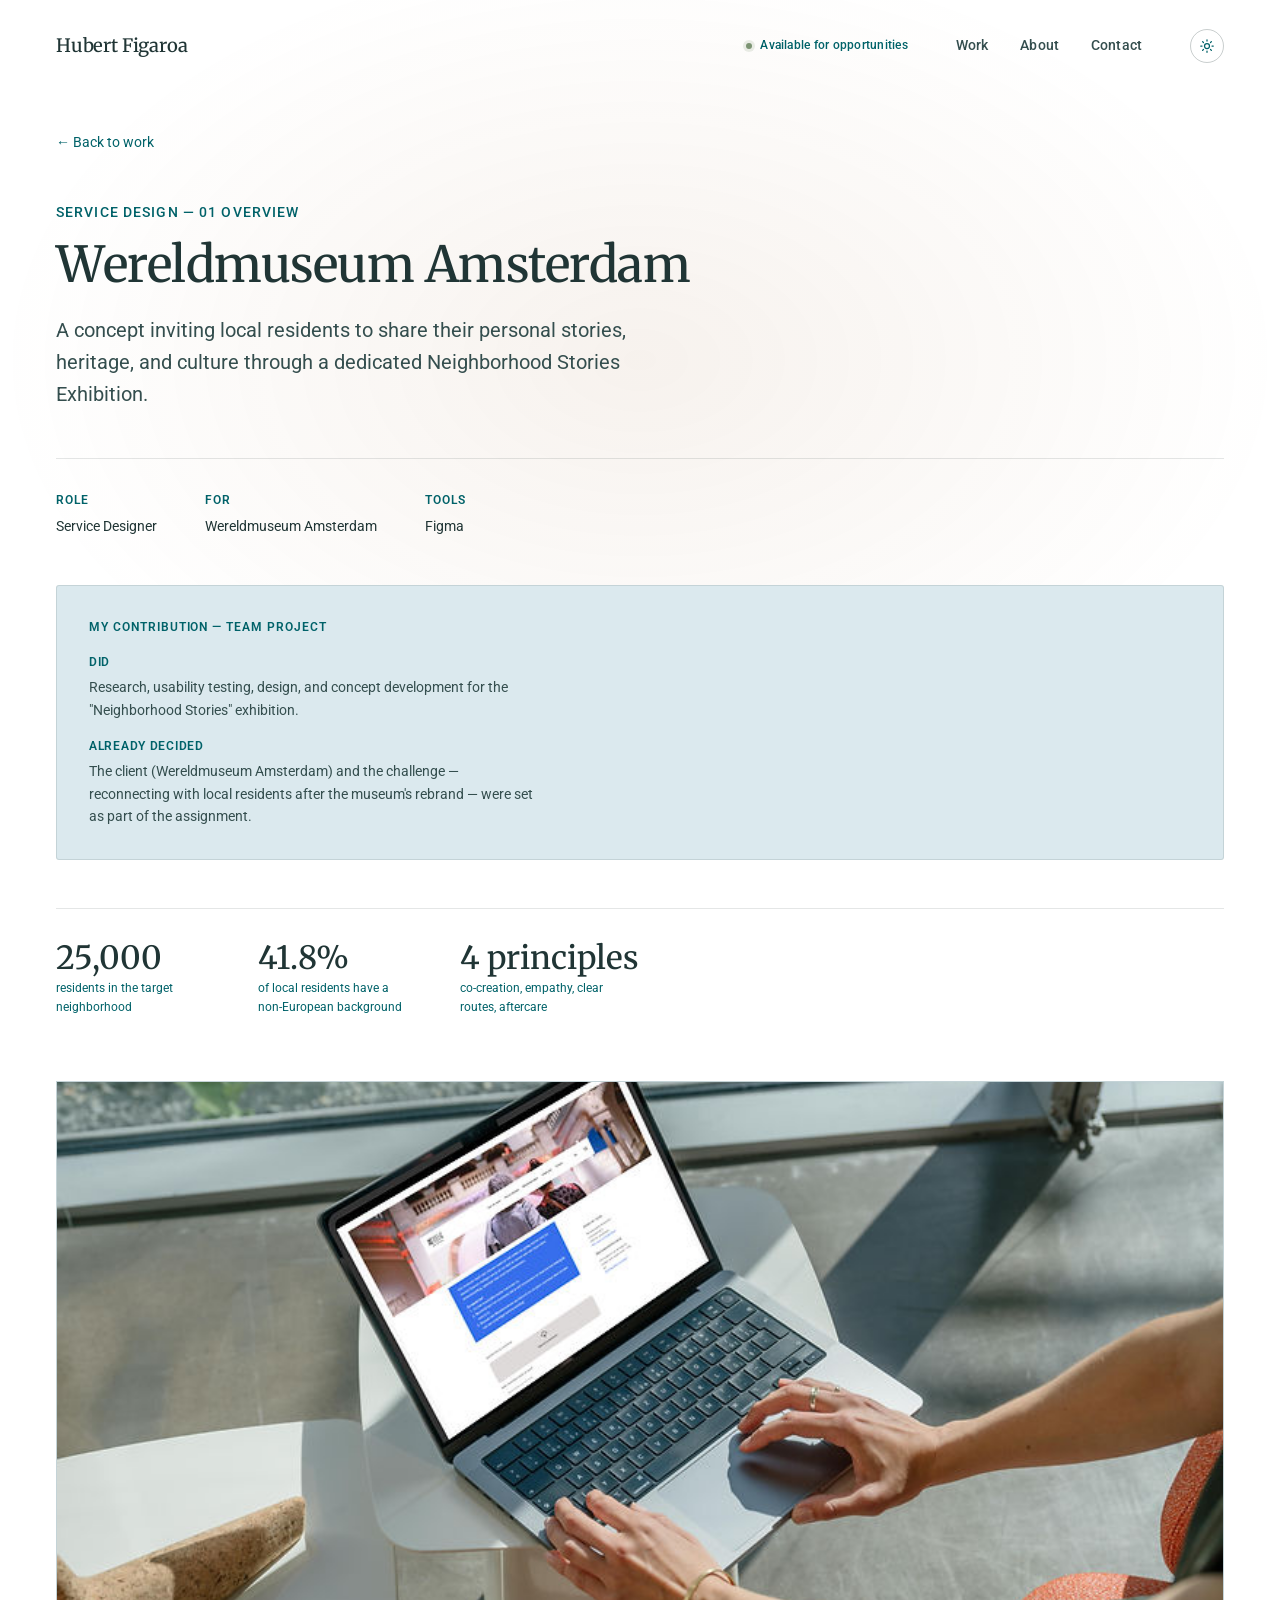
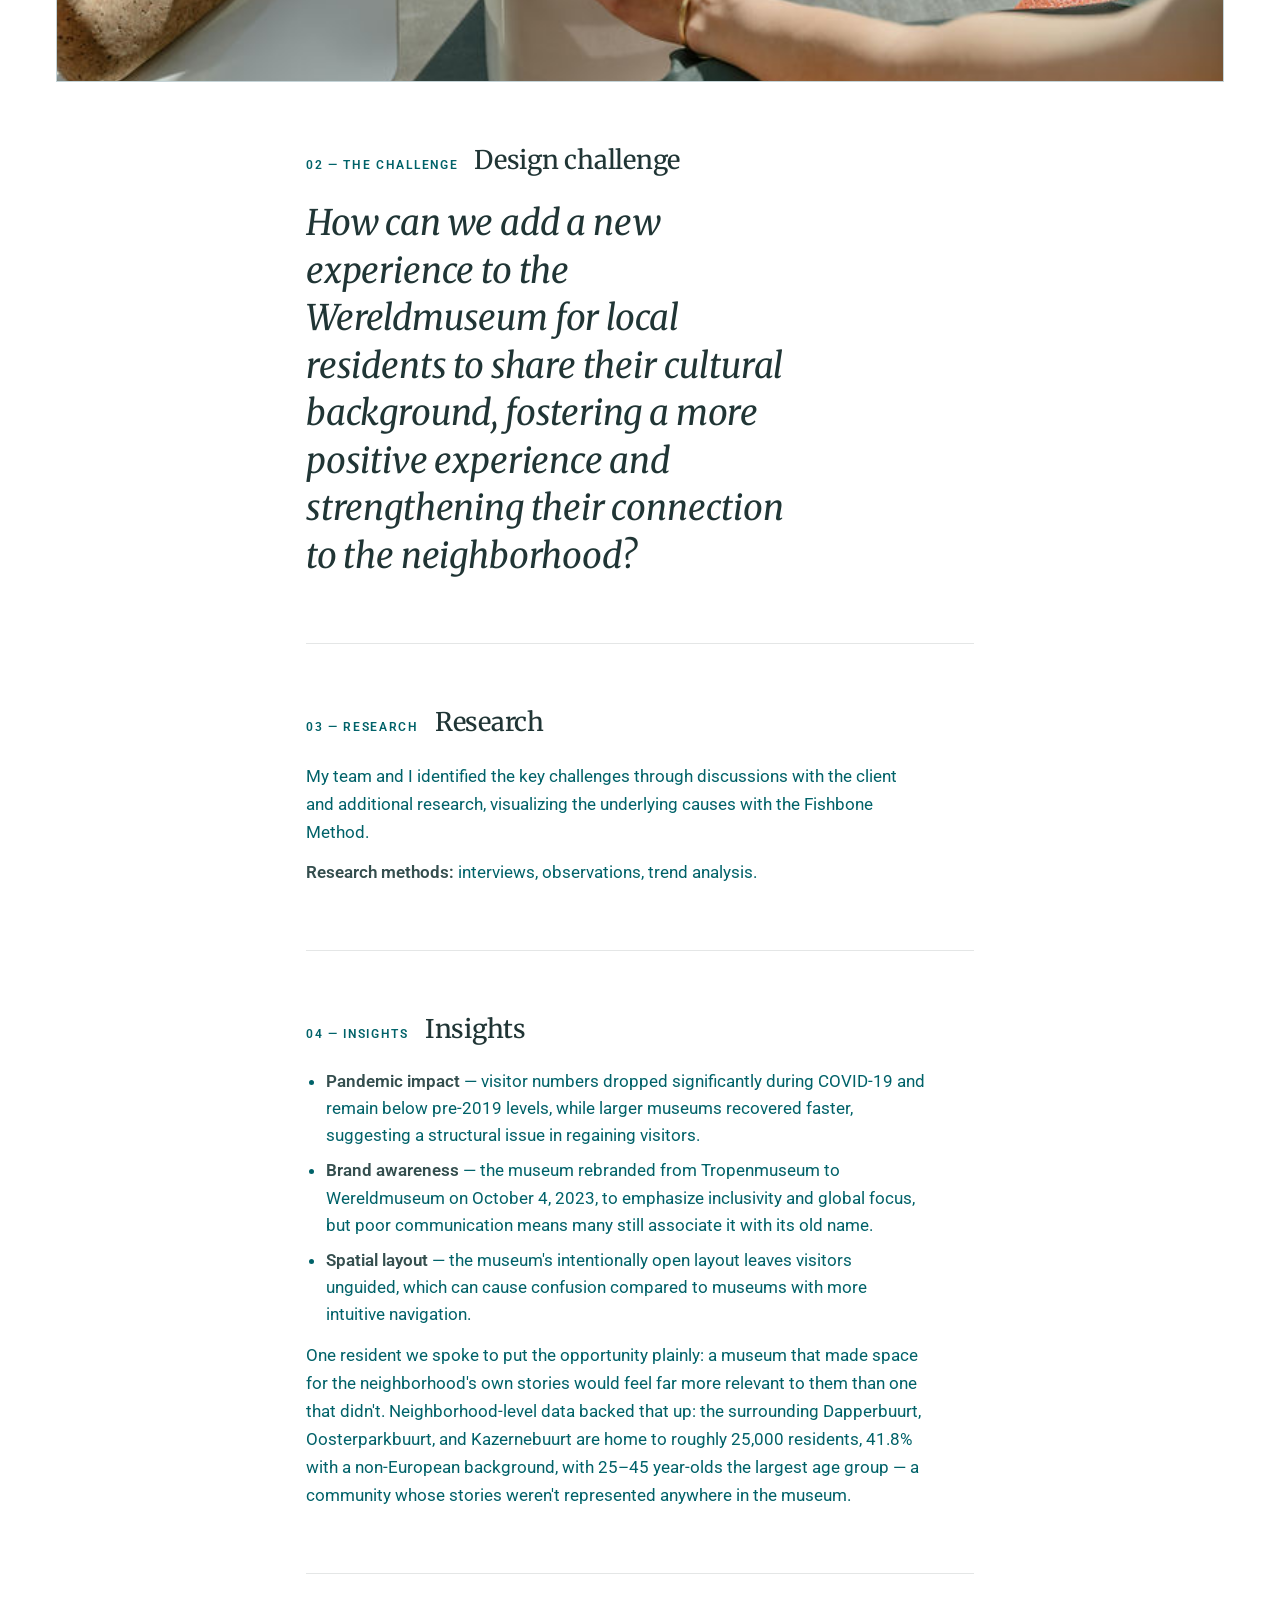
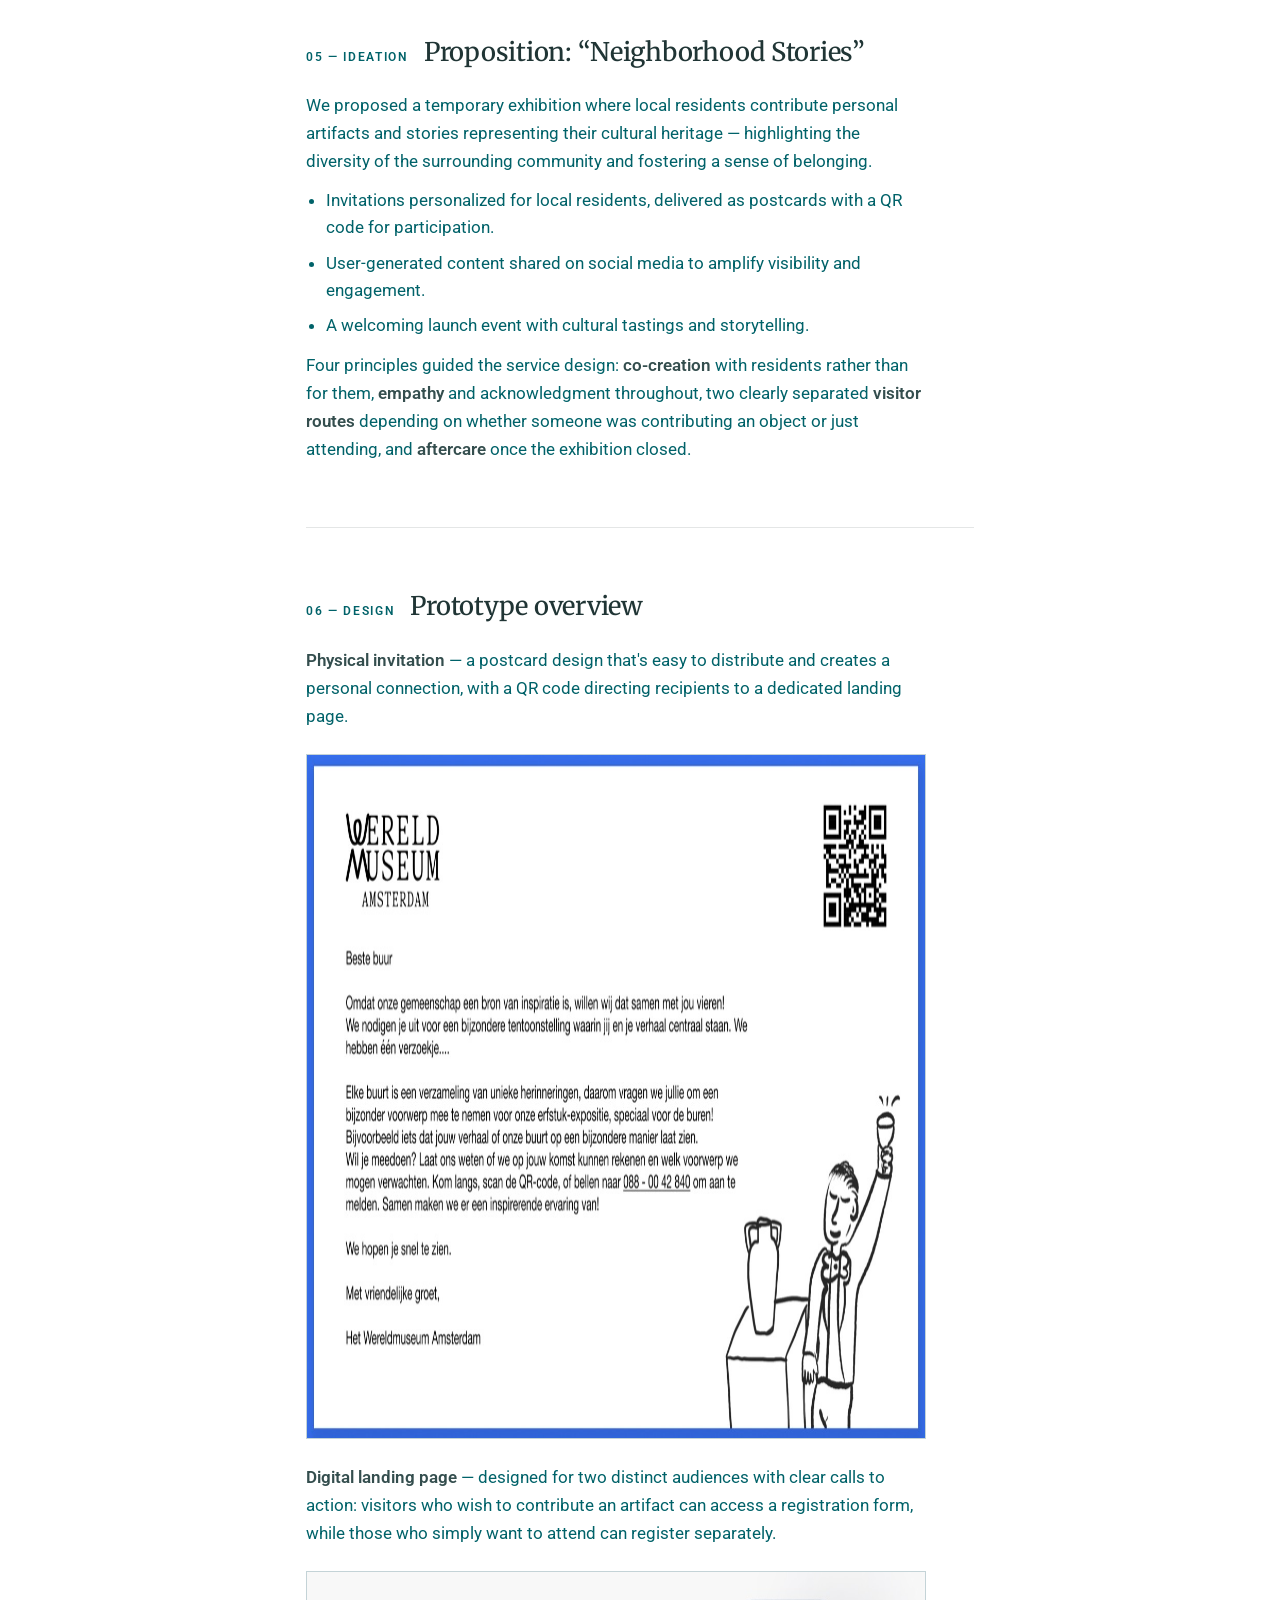
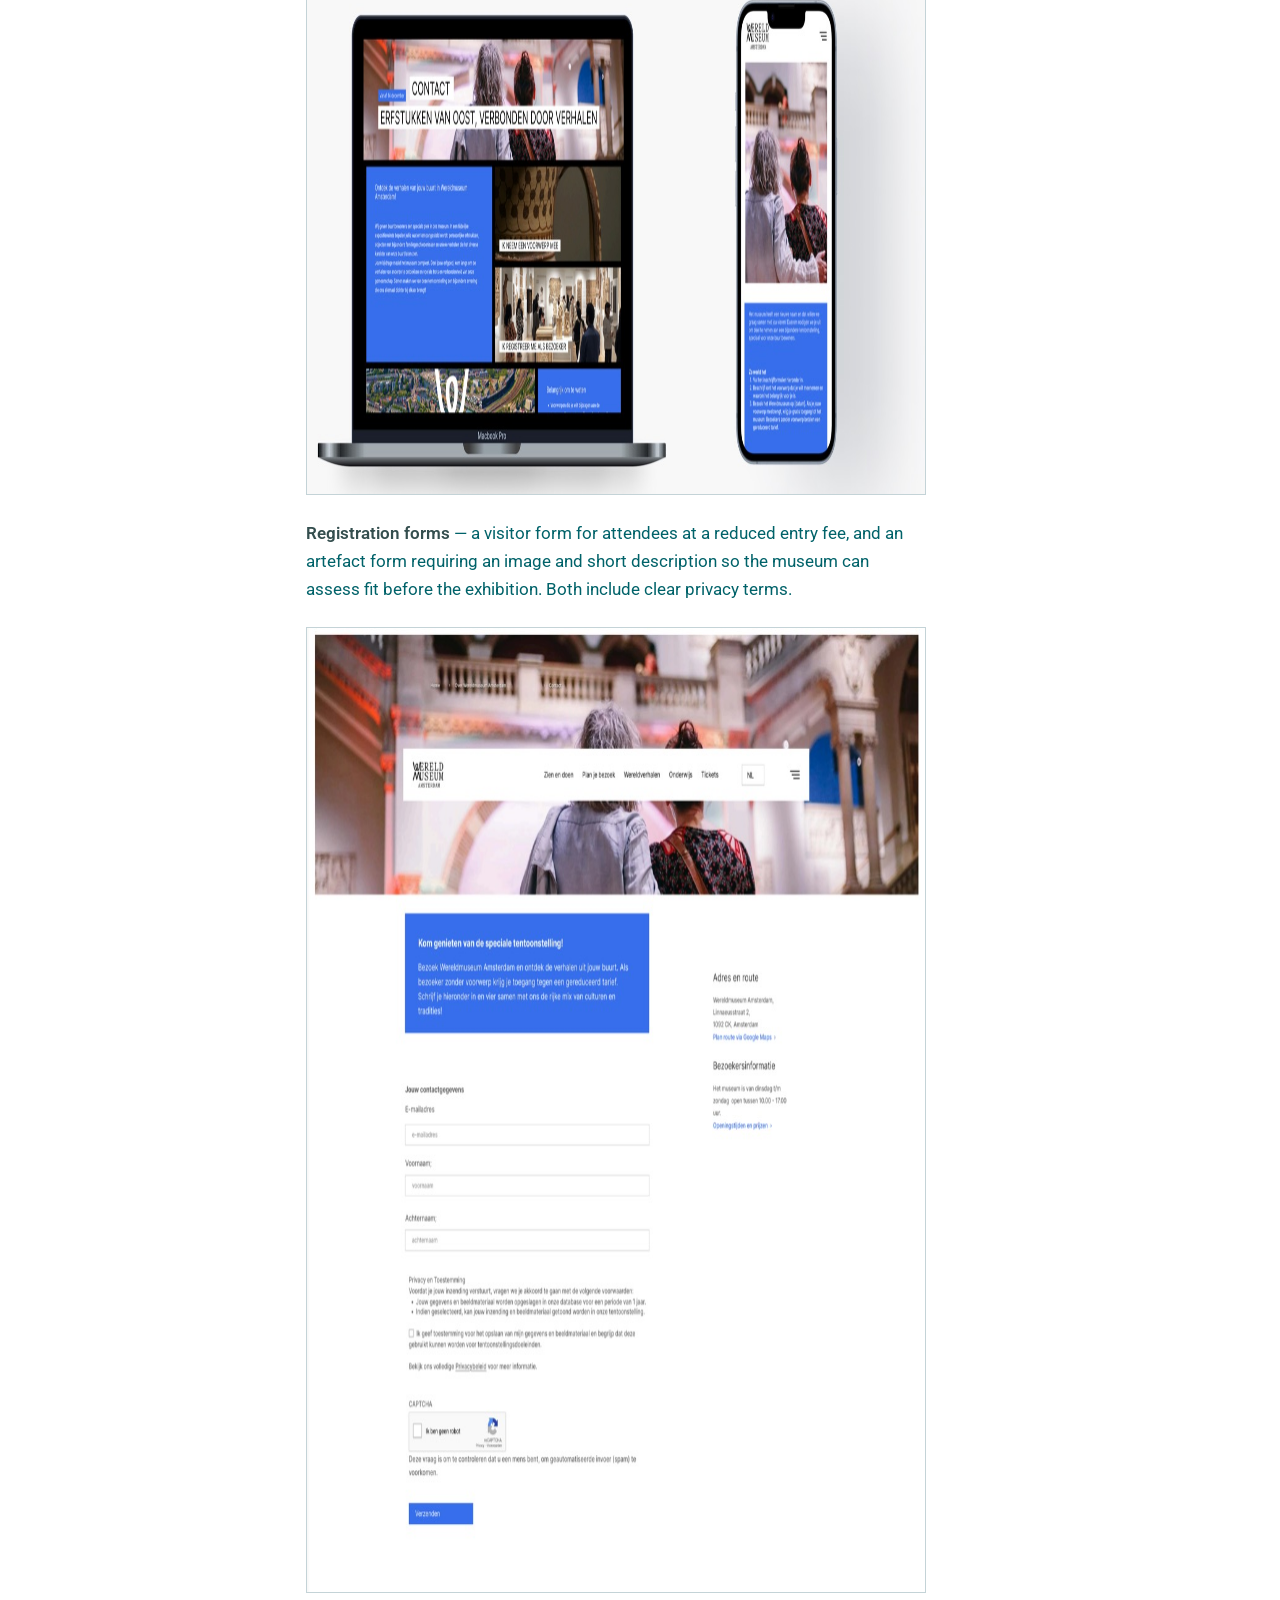
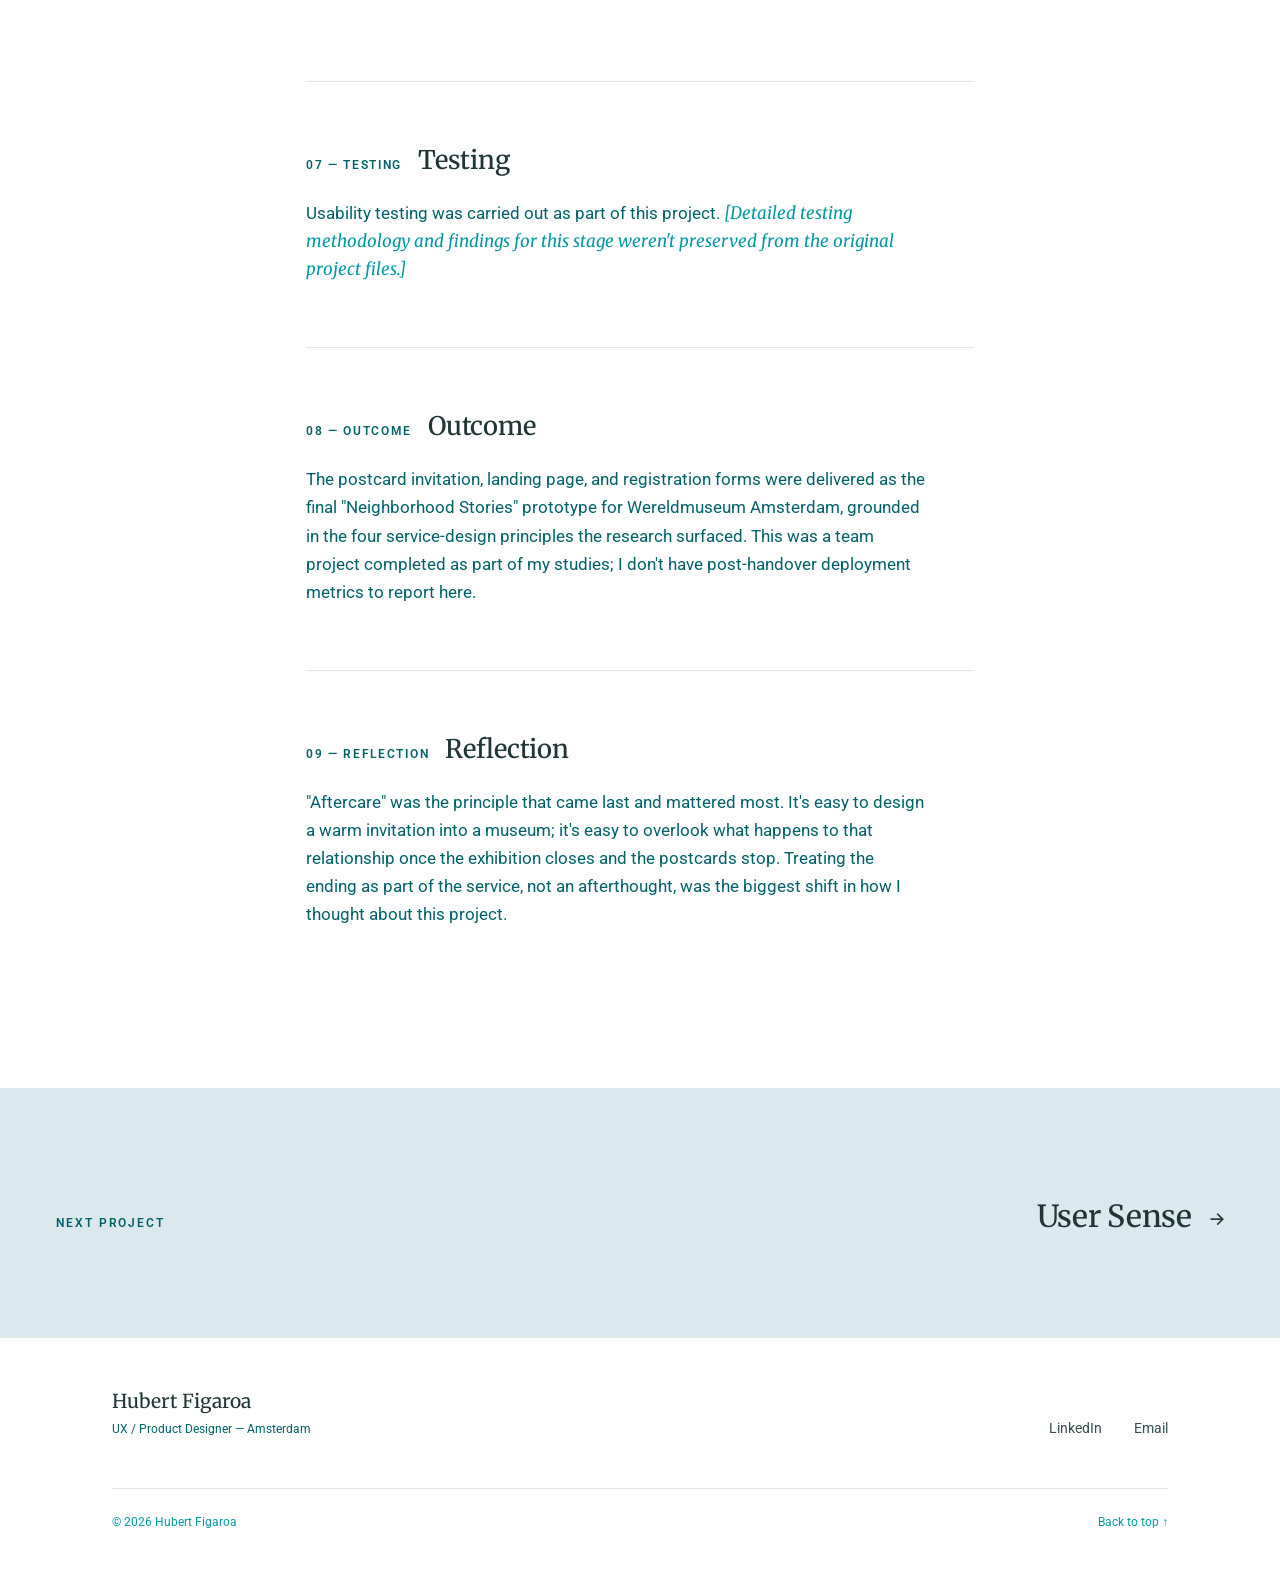
<file: projects/wereldmuseum.html>
<!DOCTYPE html>
<html lang="en">
<head>
<meta charset="UTF-8">
<meta name="viewport" content="width=device-width, initial-scale=1.0">
<title>Wereldmuseum Amsterdam &mdash; Hubert Figaroa</title>
<meta name="description" content="Service Design case study: Neighborhood Stories, a community exhibition concept for Wereldmuseum Amsterdam.">
<meta name="view-transition" content="same-origin">
<link rel="canonical" href="https://www.hubertfigaroa.com/projects/wereldmuseum">
<link rel="icon" type="image/svg+xml" href="../favicon.svg">
<link rel="icon" type="image/png" sizes="32x32" href="../favicon-32.png">
<link rel="icon" type="image/png" sizes="16x16" href="../favicon-16.png">
<link rel="apple-touch-icon" href="../apple-touch-icon.png">
<meta name="theme-color" content="#090605">
<meta property="og:type" content="website">
<meta property="og:title" content="Wereldmuseum Amsterdam &mdash; Hubert Figaroa">
<meta property="og:description" content="Service Design case study: Neighborhood Stories, a community exhibition concept for Wereldmuseum Amsterdam.">
<meta property="og:url" content="https://www.hubertfigaroa.com/projects/wereldmuseum">
<meta property="og:image" content="https://www.hubertfigaroa.com/images/wereldmuseum.jpg">
<meta name="twitter:card" content="summary_large_image">
<meta name="twitter:title" content="Wereldmuseum Amsterdam &mdash; Hubert Figaroa">
<meta name="twitter:description" content="Service Design case study: Neighborhood Stories, a community exhibition concept for Wereldmuseum Amsterdam.">
<meta name="twitter:image" content="https://www.hubertfigaroa.com/images/wereldmuseum.jpg">
<link rel="preconnect" href="https://fonts.googleapis.com">
<link rel="preconnect" href="https://fonts.gstatic.com" crossorigin>
<link href="https://fonts.googleapis.com/css2?family=Merriweather:ital,wght@0,300;0,400;0,700;0,900;1,300;1,400;1,700&family=Roboto:ital,wght@0,300;0,400;0,500;0,700;1,400&display=swap" rel="stylesheet">
<link rel="stylesheet" href="../style.css">
<script>
  var manual = localStorage.getItem("theme");
  if (manual) {
    if (manual === "light") document.documentElement.setAttribute("data-theme", "light");
  } else if (window.matchMedia && window.matchMedia("(prefers-color-scheme: light)").matches) {
    document.documentElement.setAttribute("data-theme", "light");
  }
</script>
</head>
<body id="top">

<a class="skip-link" href="#main-content">Skip to main content</a>

<header class="site-header">
  <div class="wrap-wide header-inner">
    <div class="header-brand">
      <a class="logo" href="../"><span class="logo-full">Hubert Figaroa</span><span class="logo-short">HF</span></a>
      <p class="availability availability--brand"><span class="status-dot" aria-hidden="true"></span><span>Available for opportunities</span></p>
    </div>
    <div class="header-controls">
      <p class="availability"><span class="status-dot" aria-hidden="true"></span><span>Available for opportunities</span></p>
      <nav class="site-nav" id="site-nav" aria-label="Primary">
        <a href="../#work">Work</a>
        <a href="../#about">About</a>
        <a href="../#contact">Contact</a>
      </nav>
      <button id="theme-toggle" class="theme-toggle" type="button" aria-label="Toggle dark mode">
        <svg class="icon icon-moon" viewBox="0 0 24 24" fill="none" stroke="currentColor" stroke-width="2" stroke-linecap="round" stroke-linejoin="round" aria-hidden="true"><path d="M21 12.79A9 9 0 1 1 11.21 3 7 7 0 0 0 21 12.79Z"/></svg>
        <svg class="icon icon-sun" viewBox="0 0 24 24" fill="none" stroke="currentColor" stroke-width="2" stroke-linecap="round" stroke-linejoin="round" aria-hidden="true"><circle cx="12" cy="12" r="4"/><path d="M12 2v2M12 20v2M4.93 4.93l1.41 1.41M17.66 17.66l1.41 1.41M2 12h2M20 12h2M6.34 17.66l-1.41 1.41M19.07 4.93l-1.41 1.41"/></svg>
      </button>
      <button id="nav-toggle" class="nav-toggle" type="button" aria-label="Toggle menu" aria-expanded="false" aria-controls="mobile-menu">
        <svg class="icon icon-menu" viewBox="0 0 24 24" fill="none" stroke="currentColor" stroke-width="1.5" stroke-linecap="round" stroke-linejoin="round" aria-hidden="true"><line x1="3" y1="6" x2="21" y2="6"/><line x1="3" y1="12" x2="21" y2="12"/><line x1="3" y1="18" x2="21" y2="18"/></svg>
        <svg class="icon icon-close" viewBox="0 0 24 24" fill="none" stroke="currentColor" stroke-width="1.5" stroke-linecap="round" stroke-linejoin="round" aria-hidden="true"><line x1="18" y1="6" x2="6" y2="18"/><line x1="6" y1="6" x2="18" y2="18"/></svg>
      </button>
    </div>
  </div>
</header>

<div class="mobile-menu" id="mobile-menu">
  <ul class="mobile-menu-nav">
    <li><a href="../#work">Work</a></li>
    <li><a href="../#about">About</a></li>
    <li><a href="../#contact">Contact</a></li>
  </ul>
  <div class="mobile-menu-foot">
    <p class="availability"><span class="status-dot" aria-hidden="true"></span><span>Available for opportunities</span></p>
    <a href="mailto:info@hubertfigaroa.com">info@hubertfigaroa.com</a>
    <a href="../hubert-figaroa-cv.pdf" download>Download CV</a>
  </div>
</div>

<main id="main-content" tabindex="-1">
  <article class="case-study">
    <div class="wrap-wide">
      <a class="back-link" href="../#work"><span aria-hidden="true">&larr; </span>Back to work</a>
      <p class="case-eyebrow">Service Design &mdash; 01 Overview</p>
      <h1>Wereldmuseum Amsterdam</h1>
      <p class="case-tagline">A concept inviting local residents to share their personal stories, heritage, and culture through a dedicated Neighborhood Stories Exhibition.</p>
      <dl class="case-meta-list">
        <div><dt>Role</dt><dd>Service Designer</dd></div>
        <div><dt>For</dt><dd>Wereldmuseum Amsterdam</dd></div>
        <div><dt>Tools</dt><dd>Figma</dd></div>
      </dl>

      <div class="contribution">
        <p class="contribution-title">My contribution &mdash; team project</p>
        <dl class="contribution-list">
          <div>
            <dt>Did</dt>
            <dd>Research, usability testing, design, and concept development for the "Neighborhood Stories" exhibition.</dd>
          </div>
          <div>
            <dt>Already decided</dt>
            <dd>The client (Wereldmuseum Amsterdam) and the challenge &mdash; reconnecting with local residents after the museum's rebrand &mdash; were set as part of the assignment.</dd>
          </div>
        </dl>
      </div>

      <div class="case-highlights" data-reveal>
        <div class="case-highlights-item">
          <span class="case-highlights-value">25,000</span>
          <span class="case-highlights-label">residents in the target neighborhood</span>
        </div>
        <div class="case-highlights-item">
          <span class="case-highlights-value">41.8%</span>
          <span class="case-highlights-label">of local residents have a non-European background</span>
        </div>
        <div class="case-highlights-item">
          <span class="case-highlights-value">4 principles</span>
          <span class="case-highlights-label">co-creation, empathy, clear routes, aftercare</span>
        </div>
      </div>
    </div>

    <div class="case-hero-wrap" data-reveal-scale>
      <img src="../images/wereldmuseum.jpg" alt="A person's hands typing on a laptop displaying the Wereldmuseum website, seated at a table near a window." class="case-hero-image" width="800" height="601">
    </div>

    <div class="wrap case-body">
      <section class="case-section" data-reveal>
        <div class="section-head">
          <span class="section-eyebrow">02 &mdash; The Challenge</span>
          <h2>Design challenge</h2>
        </div>
        <blockquote class="pull-quote">How can we add a new experience to the Wereldmuseum for local residents to share their cultural background, fostering a more positive experience and strengthening their connection to the neighborhood?</blockquote>
      </section>

      <section class="case-section" data-reveal>
        <div class="section-head">
          <span class="section-eyebrow">03 &mdash; Research</span>
          <h2>Research</h2>
        </div>
        <p>My team and I identified the key challenges through discussions with the client and additional research, visualizing the underlying causes with the Fishbone Method.</p>
        <p><strong>Research methods:</strong> interviews, observations, trend analysis.</p>
      </section>

      <section class="case-section" data-reveal>
        <div class="section-head">
          <span class="section-eyebrow">04 &mdash; Insights</span>
          <h2>Insights</h2>
        </div>
        <ul>
          <li><strong>Pandemic impact</strong> &mdash; visitor numbers dropped significantly during COVID-19 and remain below pre-2019 levels, while larger museums recovered faster, suggesting a structural issue in regaining visitors.</li>
          <li><strong>Brand awareness</strong> &mdash; the museum rebranded from Tropenmuseum to Wereldmuseum on October 4, 2023, to emphasize inclusivity and global focus, but poor communication means many still associate it with its old name.</li>
          <li><strong>Spatial layout</strong> &mdash; the museum's intentionally open layout leaves visitors unguided, which can cause confusion compared to museums with more intuitive navigation.</li>
        </ul>
        <p>One resident we spoke to put the opportunity plainly: a museum that made space for the neighborhood's own stories would feel far more relevant to them than one that didn't. Neighborhood-level data backed that up: the surrounding Dapperbuurt, Oosterparkbuurt, and Kazernebuurt are home to roughly 25,000 residents, 41.8% with a non-European background, with 25&ndash;45 year-olds the largest age group &mdash; a community whose stories weren't represented anywhere in the museum.</p>
      </section>

      <section class="case-section" data-reveal>
        <div class="section-head">
          <span class="section-eyebrow">05 &mdash; Ideation</span>
          <h2>Proposition: &ldquo;Neighborhood Stories&rdquo;</h2>
        </div>
        <p>We proposed a temporary exhibition where local residents contribute personal artifacts and stories representing their cultural heritage &mdash; highlighting the diversity of the surrounding community and fostering a sense of belonging.</p>
        <ul>
          <li>Invitations personalized for local residents, delivered as postcards with a QR code for participation.</li>
          <li>User-generated content shared on social media to amplify visibility and engagement.</li>
          <li>A welcoming launch event with cultural tastings and storytelling.</li>
        </ul>
        <p>Four principles guided the service design: <strong>co-creation</strong> with residents rather than for them, <strong>empathy</strong> and acknowledgment throughout, two clearly separated <strong>visitor routes</strong> depending on whether someone was contributing an object or just attending, and <strong>aftercare</strong> once the exhibition closed.</p>
      </section>

      <section class="case-section" data-reveal>
        <div class="section-head">
          <span class="section-eyebrow">06 &mdash; Design</span>
          <h2>Prototype overview</h2>
        </div>
        <p><strong>Physical invitation</strong> &mdash; a postcard design that's easy to distribute and creates a personal connection, with a QR code directing recipients to a dedicated landing page.</p>
        <figure class="case-inline-figure">
          <img src="../images/wereldmuseum-postcard.jpg" alt="The neighborhood invitation postcard, addressed to 'Dear neighbor,' inviting residents to contribute a personal object to the heritage exhibition, with a QR code to sign up." class="case-inline-image" width="1200" height="685" loading="lazy">
        </figure>
        <p><strong>Digital landing page</strong> &mdash; designed for two distinct audiences with clear calls to action: visitors who wish to contribute an artifact can access a registration form, while those who simply want to attend can register separately.</p>
        <figure class="case-inline-figure">
          <img src="../images/wereldmuseum-landing.jpg" alt="The landing page shown on a Macbook and an iPhone, with separate calls to action for bringing an object or registering as a visitor." class="case-inline-image" width="1400" height="524" loading="lazy">
        </figure>
        <p><strong>Registration forms</strong> &mdash; a visitor form for attendees at a reduced entry fee, and an artefact form requiring an image and short description so the museum can assess fit before the exhibition. Both include clear privacy terms.</p>
        <figure class="case-inline-figure">
          <img src="../images/wereldmuseum-form.jpg" alt="The visitor registration form on the museum website, asking for contact details and consent before confirming attendance." class="case-inline-image" width="1000" height="966" loading="lazy">
        </figure>
      </section>

      <section class="case-section" data-reveal>
        <div class="section-head">
          <span class="section-eyebrow">07 &mdash; Testing</span>
          <h2>Testing</h2>
        </div>
        <p>Usability testing was carried out as part of this project. <em class="placeholder">[Detailed testing methodology and findings for this stage weren't preserved from the original project files.]</em></p>
      </section>

      <section class="case-section" data-reveal>
        <div class="section-head">
          <span class="section-eyebrow">08 &mdash; Outcome</span>
          <h2>Outcome</h2>
        </div>
        <p>The postcard invitation, landing page, and registration forms were delivered as the final "Neighborhood Stories" prototype for Wereldmuseum Amsterdam, grounded in the four service-design principles the research surfaced. This was a team project completed as part of my studies; I don't have post-handover deployment metrics to report here.</p>
      </section>

      <section class="case-section" data-reveal>
        <div class="section-head">
          <span class="section-eyebrow">09 &mdash; Reflection</span>
          <h2>Reflection</h2>
        </div>
        <p>"Aftercare" was the principle that came last and mattered most. It's easy to design a warm invitation into a museum; it's easy to overlook what happens to that relationship once the exhibition closes and the postcards stop. Treating the ending as part of the service, not an afterthought, was the biggest shift in how I thought about this project.</p>
      </section>
    </div>
  </article>

  <nav class="next-project" aria-label="Next project">
    <div class="wrap-wide">
      <a class="next-project-link" data-reveal href="user-sense">
        <span class="eyebrow-label">Next project</span>
        <h2>User Sense <span class="cta-arrow" aria-hidden="true">&rarr;</span></h2>
      </a>
    </div>
  </nav>
</main>

<footer class="site-footer">
  <div class="wrap-wide">
    <div class="footer-inner">
      <div>
        <span class="footer-brand">Hubert Figaroa</span>
        <span class="footer-role">UX / Product Designer &mdash; Amsterdam</span>
      </div>
      <div class="footer-links">
        <a href="https://www.linkedin.com/in/hubertfigaroa/" target="_blank" rel="noopener">LinkedIn</a>
        <a href="mailto:info@hubertfigaroa.com">Email</a>
      </div>
    </div>
    <div class="footer-bottom">
      <p>&copy; <span id="year"></span> Hubert Figaroa</p>
      <a href="#top" class="back-to-top">Back to top<span aria-hidden="true"> &uarr;</span></a>
    </div>
  </div>
</footer>

<script src="../script.js"></script>
</body>
</html>
</file>
<file: style.css>
/* ============================================
   Design tokens
   ============================================ */
:root {
  --bg: #090605;
  --bg-alt: #120e0b;
  --bg-alt-2: #1c1712;
  --bg-lift: #221b15;

  --text: #f7f5f2;
  --text-soft: #cdc6ba;
  --muted: #847c72;
  --muted-dim: #625b52;

  --border: rgba(247, 245, 242, 0.1);
  --border-strong: rgba(247, 245, 242, 0.24);
  --border-accent: rgba(150, 86, 28, 0.4);

  --secondary-dark: #5d5046;

  --accent: #96561c;
  --accent-light: #c17a3a;
  --accent-dim: #6e4116;
  --accent-soft: rgba(150, 86, 28, 0.16);

  --ok: #7c9473;

  --font-display: "Merriweather", Georgia, "Times New Roman", serif;
  --font-sans: "Roboto", -apple-system, BlinkMacSystemFont, "Segoe UI", Helvetica, Arial, sans-serif;

  --text-xs: 0.75rem;
  --text-sm: 0.875rem;
  --text-base: 1.0625rem;
  --text-lg: 1.25rem;
  --text-xl: clamp(1.5rem, 1.3rem + 0.9vw, 1.9rem);

  --display-hero: clamp(3rem, 1.2rem + 7.5vw, 7.25rem);
  --display-lg: clamp(2.25rem, 1.3rem + 4vw, 4.5rem);
  --display-md: clamp(1.9rem, 1.3rem + 2.5vw, 3.1rem);
  --display-sm: clamp(1.4rem, 1.15rem + 1vw, 1.9rem);

  --space-1: 4px;
  --space-2: 8px;
  --space-3: 12px;
  --space-4: 16px;
  --space-5: 24px;
  --space-6: 32px;
  --space-7: 48px;
  --space-8: 64px;
  --space-9: 96px;
  --space-10: 128px;
  --space-11: 168px;

  --content-width: 780px;
  --wide-width: 1080px;
  --xwide-width: 1320px;

  --radius-sm: 2px;
  --radius: 3px;

  --ease: cubic-bezier(0.16, 1, 0.3, 1);
  --ease-soft: cubic-bezier(0.4, 0, 0.2, 1);
  --dur-fast: 200ms;
  --dur: 420ms;
  --dur-slow: 750ms;
}

/* Light mode: same warm palette family, luminance flipped. Dark stays the
   default (this brand's primary identity) -- light is an explicit,
   remembered choice via the header toggle, not a system-preference guess. */
/* Light mode palette (teal/white experiment): #FFFFFF #C8E7E9 #203535
   #0099A3 #344E4E #006269 #DBE9EE. Background is pure white, as requested.
   #0099A3 only reaches ~3.45:1 against white -- enough for a solid fill or
   large/decorative text, not for body copy -- so the three near-black/deep
   teal tones (#203535, #344E4E, #006269) carry text and interactive-text
   roles instead, each still distinct enough to preserve real hierarchy. */
:root[data-theme="light"] {
  --bg: #ffffff;
  --bg-alt: #dbe9ee;
  --bg-alt-2: #c8e7e9;
  --bg-lift: #ffffff;

  --text: #203535;
  --text-soft: #344e4e;
  --muted: #006269;
  --muted-dim: #0099a3;

  --border: rgba(32, 53, 53, 0.12);
  --border-strong: rgba(32, 53, 53, 0.24);
  --border-accent: rgba(0, 153, 163, 0.4);

  --accent: #0099a3;
  --accent-light: #006269;
  --accent-dim: #203535;
  --accent-soft: rgba(0, 153, 163, 0.12);
}

/* ============================================
   Reset & base
   ============================================ */
* { box-sizing: border-box; }

html {
  scroll-behavior: smooth;
  background: var(--bg);
  overflow-x: hidden;
}

body {
  margin: 0;
  background-color: var(--bg);
  color: var(--text);
  font-family: var(--font-sans);
  font-size: var(--text-base);
  line-height: 1.6;
  -webkit-font-smoothing: antialiased;
  position: relative;
  -webkit-tap-highlight-color: transparent;
}

/* Extremely subtle film-grain + radial light -- present but not consciously
   noticed. Fixed so it doesn't repaint on scroll; pointer-events off so it
   never intercepts clicks. */
body::before {
  content: "";
  position: fixed;
  inset: 0;
  z-index: 1;
  pointer-events: none;
  opacity: 0.035;
  mix-blend-mode: overlay;
  background-image: url("data:image/svg+xml;utf8,<svg xmlns='http://www.w3.org/2000/svg' width='120' height='120'><filter id='n'><feTurbulence type='fractalNoise' baseFrequency='0.9' numOctaves='2' stitchTiles='stitch'/></filter><rect width='100%25' height='100%25' filter='url(%23n)'/></svg>");
}

body::after {
  content: "";
  position: fixed;
  top: -10%;
  left: 50%;
  width: 1400px;
  height: 900px;
  transform: translateX(-50%);
  z-index: 0;
  pointer-events: none;
  background: radial-gradient(ellipse at center, rgba(150, 86, 28, 0.08) 0%, transparent 65%);
}

body > * {
  position: relative;
  z-index: 2;
}

h1, h2, h3 {
  font-family: var(--font-display);
  color: var(--text);
  letter-spacing: -0.01em;
  font-weight: 500;
}

em, .serif-italic {
  font-family: var(--font-display);
  font-style: italic;
  font-weight: 400;
  color: var(--accent-light);
}

a {
  color: inherit;
}

img {
  max-width: 100%;
  display: block;
}

.wrap {
  max-width: var(--content-width);
  margin: 0 auto;
  padding: 0 clamp(20px, 5vw, 56px);
}

.wrap-wide {
  max-width: var(--xwide-width);
  margin: 0 auto;
  padding: 0 clamp(20px, 5vw, 56px);
}

section {
  border-top: 1px solid var(--border);
}

section:first-of-type {
  border-top: none;
}

[id] {
  scroll-margin-top: 110px;
}

.skip-link {
  position: absolute;
  top: -100px;
  left: var(--space-4);
  z-index: 200;
  padding: var(--space-3) var(--space-5);
  background: var(--text);
  color: var(--bg);
  text-decoration: none;
  font-size: var(--text-sm);
  font-weight: 600;
  border-radius: var(--radius-sm);
  transition: top var(--dur-fast) var(--ease);
}

.skip-link:focus {
  top: var(--space-4);
}

:focus-visible {
  outline: 2px solid var(--accent-light);
  outline-offset: 3px;
}

::selection {
  background: var(--accent);
  color: #fdf6ee;
}

/* Reveal system: text/image blocks fade + lift into place as they cross the
   viewport. Gated behind .reveal-ready (added by JS only once it's actually
   watching), so content stays fully visible if JS never runs. */
.reveal-ready [data-reveal] {
  opacity: 0;
  transform: translateY(28px);
  transition: opacity var(--dur-slow) var(--ease), transform var(--dur-slow) var(--ease);
}

.reveal-ready [data-reveal].is-visible {
  opacity: 1;
  transform: none;
}

.reveal-ready [data-reveal-scale] {
  opacity: 0;
  transform: scale(1.06);
  transition: opacity var(--dur-slow) var(--ease), transform 900ms var(--ease);
}

.reveal-ready [data-reveal-scale].is-visible {
  opacity: 1;
  transform: none;
}

.reveal-ready [data-reveal-line] {
  clip-path: inset(0 0 100% 0);
  transition: clip-path var(--dur-slow) var(--ease);
}

.reveal-ready [data-reveal-line].is-visible {
  clip-path: inset(0 0 0% 0);
}

/* Stagger children inside a revealed group via inline --i custom property */
[data-reveal-group] [data-reveal] {
  transition-delay: calc(var(--i, 0) * 70ms);
}

/* ============================================
   Custom cursor (fine pointer + hover-capable only)
   ============================================ */
.cursor-dot {
  position: fixed;
  top: 0;
  left: 0;
  z-index: 300;
  width: 10px;
  height: 10px;
  margin: -5px 0 0 -5px;
  border-radius: 50%;
  background: var(--text);
  pointer-events: none;
  opacity: 0;
  will-change: transform;
  transition: opacity var(--dur-fast) var(--ease), background-color var(--dur-fast) var(--ease);
}

.cursor-ring {
  position: fixed;
  top: 0;
  left: 0;
  z-index: 300;
  width: 44px;
  height: 44px;
  margin: -22px 0 0 -22px;
  border-radius: 50%;
  border: 1px solid var(--border-strong);
  pointer-events: none;
  opacity: 0;
  display: flex;
  align-items: center;
  justify-content: center;
  font-family: var(--font-sans);
  font-size: 0.6875rem;
  font-weight: 600;
  letter-spacing: 0.08em;
  color: var(--text);
  background: rgba(9, 6, 5, 0.4);
  backdrop-filter: blur(2px);
  will-change: transform, width, height, margin;
  transition: opacity var(--dur-fast) var(--ease), width var(--dur) var(--ease),
    height var(--dur) var(--ease), margin var(--dur) var(--ease), background-color var(--dur) var(--ease);
}

:root[data-theme="light"] .cursor-ring {
  background: rgba(255, 255, 255, 0.65);
}

.cursor-active .cursor-dot,
.cursor-active .cursor-ring {
  opacity: 1;
}

.cursor-ring.is-label {
  width: 84px;
  height: 84px;
  margin: -42px 0 0 -42px;
  background: var(--accent);
  border-color: var(--accent);
  color: var(--text);
}

.cursor-active .cursor-dot {
  opacity: 0;
}

@media (hover: hover) and (pointer: fine) {
  html.cursor-active,
  html.cursor-active a,
  html.cursor-active button {
    cursor: none;
  }
}

/* ============================================
   Section head component (numbered eyebrow)
   ============================================ */
.section-head {
  display: flex;
  align-items: baseline;
  gap: var(--space-4);
  margin-bottom: var(--space-7);
}

.section-eyebrow {
  font-family: var(--font-sans);
  font-size: var(--text-xs);
  font-weight: 600;
  letter-spacing: 0.14em;
  text-transform: uppercase;
  color: var(--accent-light);
}

.section-head h2 {
  font-size: var(--display-sm);
  font-weight: 500;
  margin: 0;
  line-height: 1.1;
}

.eyebrow-label {
  display: inline-flex;
  align-items: center;
  gap: var(--space-2);
  font-family: var(--font-sans);
  font-size: var(--text-xs);
  font-weight: 600;
  letter-spacing: 0.16em;
  text-transform: uppercase;
  color: var(--muted);
}

/* ============================================
   Typographic CTA (no pill buttons -- underline + arrow)
   ============================================ */
.cta-link {
  position: relative;
  display: inline-flex;
  align-items: center;
  gap: var(--space-2);
  text-decoration: none;
  color: var(--text);
  font-family: var(--font-sans);
  font-size: var(--text-base);
  font-weight: 500;
  letter-spacing: 0.01em;
  padding-bottom: 3px;
  cursor: pointer;
  background: none;
  border: none;
}

.cta-link::after {
  content: "";
  position: absolute;
  left: 0;
  right: 0;
  bottom: 0;
  height: 1px;
  background: currentColor;
  transform: scaleX(0.32);
  transform-origin: left;
  transition: transform var(--dur) var(--ease), background-color var(--dur-fast) var(--ease);
}

.cta-link:hover,
.cta-link:focus-visible {
  color: var(--accent-light);
}

.cta-link:hover::after,
.cta-link:focus-visible::after {
  transform: scaleX(1);
}

.cta-link .cta-arrow {
  display: inline-block;
  transition: transform var(--dur) var(--ease);
}

.cta-link:hover .cta-arrow,
.cta-link:focus-visible .cta-arrow {
  transform: translateX(5px);
}

.cta-link--muted {
  color: var(--muted);
}

.cta-link--muted:hover,
.cta-link--muted:focus-visible {
  color: var(--text);
}

.link-underline {
  position: relative;
  text-decoration: none;
  color: inherit;
}

.link-underline::after {
  content: "";
  position: absolute;
  left: 0;
  right: 0;
  bottom: -2px;
  height: 1px;
  background: currentColor;
  transform: scaleX(0);
  transform-origin: left;
  transition: transform var(--dur) var(--ease);
}

.link-underline:hover::after,
.link-underline:focus-visible::after {
  transform: scaleX(1);
}

/* A real form control -- deliberately not a pill; sharp corners, solid fill */
.btn-solid {
  display: inline-flex;
  align-items: center;
  gap: var(--space-2);
  padding: 1em 1.9em;
  border-radius: var(--radius-sm);
  font-family: var(--font-sans);
  font-size: var(--text-sm);
  font-weight: 600;
  letter-spacing: 0.02em;
  text-decoration: none;
  cursor: pointer;
  background: var(--text);
  color: var(--bg);
  border: 1px solid var(--text);
  transition: background-color var(--dur-fast) var(--ease), border-color var(--dur-fast) var(--ease),
    color var(--dur-fast) var(--ease), transform var(--dur-fast) var(--ease);
}

.btn-solid:hover {
  background: var(--accent);
  border-color: var(--accent);
  color: var(--text);
}

.btn-solid:active {
  transform: scale(0.98);
}

.btn-solid:disabled {
  opacity: 0.5;
  cursor: not-allowed;
}

/* ============================================
   Navigation
   ============================================ */
.site-header {
  position: fixed;
  top: 0;
  left: 0;
  right: 0;
  z-index: 100;
  background: transparent;
  border-bottom: 1px solid transparent;
  transition: background-color var(--dur) var(--ease), border-color var(--dur) var(--ease),
    backdrop-filter var(--dur) var(--ease);
}

.site-header.is-scrolled {
  background: rgba(9, 6, 5, 0.72);
  border-bottom-color: var(--border);
  backdrop-filter: blur(14px) saturate(140%);
  -webkit-backdrop-filter: blur(14px) saturate(140%);
}

:root[data-theme="light"] .site-header.is-scrolled {
  background: rgba(255, 255, 255, 0.85);
}

.header-inner {
  display: flex;
  justify-content: space-between;
  align-items: center;
  padding: var(--space-5) clamp(20px, 5vw, 56px);
}

.logo {
  font-family: var(--font-display);
  font-size: 1.15rem;
  font-weight: 500;
  color: var(--text);
  text-decoration: none;
  letter-spacing: -0.01em;
  white-space: nowrap;
  flex-shrink: 0;
}

.logo-short {
  display: none;
}

.header-controls {
  display: flex;
  align-items: center;
  gap: var(--space-7);
}

.availability {
  display: inline-flex;
  align-items: center;
  gap: var(--space-2);
  font-family: var(--font-sans);
  font-size: var(--text-xs);
  font-weight: 500;
  letter-spacing: 0.02em;
  color: var(--muted);
  white-space: nowrap;
}

.header-brand {
  display: flex;
  align-items: center;
  gap: var(--space-4);
}

/* Duplicate of the header-controls availability, shown only on mobile
   (directly under the name instead of off in the icon row) -- see the
   max-width:768px block below. */
.header-brand .availability--brand {
  display: none;
}

.status-dot {
  width: 6px;
  height: 6px;
  border-radius: 50%;
  background: var(--ok);
  flex-shrink: 0;
  box-shadow: 0 0 0 3px rgba(124, 148, 115, 0.16);
}

.site-nav {
  display: flex;
  align-items: center;
  gap: var(--space-6);
}

.site-nav a {
  position: relative;
  color: var(--text-soft);
  text-decoration: none;
  font-size: var(--text-sm);
  font-weight: 500;
  letter-spacing: 0.01em;
  padding: var(--space-2) 0;
  transition: color var(--dur-fast) var(--ease);
}

.site-nav a::after {
  content: "";
  position: absolute;
  left: 0;
  right: 0;
  bottom: 0;
  height: 1px;
  background: var(--accent-light);
  transform: scaleX(0);
  transform-origin: left;
  transition: transform var(--dur) var(--ease);
}

.site-nav a:hover,
.site-nav a[aria-current="page"] {
  color: var(--text);
}

.site-nav a:hover::after,
.site-nav a[aria-current="page"]::after {
  transform: scaleX(1);
}

.theme-toggle {
  display: inline-flex;
  position: relative;
  align-items: center;
  justify-content: center;
  width: 34px;
  height: 34px;
  padding: 0;
  background: transparent;
  border: 1px solid var(--border-strong);
  border-radius: 50%;
  color: var(--muted);
  cursor: pointer;
  transition: color var(--dur-fast) var(--ease), border-color var(--dur-fast) var(--ease);
}

.theme-toggle:hover,
.theme-toggle:focus-visible {
  color: var(--accent-light);
  border-color: var(--accent-light);
}

.theme-toggle .icon {
  position: absolute;
  top: 50%;
  left: 50%;
  width: 15px;
  height: 15px;
  transform: translate(-50%, -50%) rotate(0deg);
  transition: opacity var(--dur-fast) var(--ease), transform var(--dur-fast) var(--ease);
}

.theme-toggle .icon-sun {
  opacity: 0;
  transform: translate(-50%, -50%) rotate(-45deg);
}

.theme-toggle .icon-moon {
  opacity: 1;
}

:root[data-theme="light"] .theme-toggle .icon-sun {
  opacity: 1;
  transform: translate(-50%, -50%) rotate(0deg);
}

:root[data-theme="light"] .theme-toggle .icon-moon {
  opacity: 0;
  transform: translate(-50%, -50%) rotate(45deg);
}

.nav-toggle {
  display: none;
  position: relative;
  align-items: center;
  justify-content: center;
  width: 40px;
  height: 40px;
  padding: 0;
  background: transparent;
  border: none;
  color: var(--text);
  cursor: pointer;
}

.nav-toggle .icon {
  position: absolute;
  top: 50%;
  left: 50%;
  width: 18px;
  height: 18px;
  transform: translate(-50%, -50%) rotate(0deg);
  transition: opacity var(--dur-fast) var(--ease), transform var(--dur-fast) var(--ease);
}

.nav-toggle .icon-close {
  opacity: 0;
  transform: translate(-50%, -50%) rotate(-45deg);
}

.nav-toggle[aria-expanded="true"] .icon-menu {
  opacity: 0;
  transform: translate(-50%, -50%) rotate(45deg);
}

.nav-toggle[aria-expanded="true"] .icon-close {
  opacity: 1;
  transform: translate(-50%, -50%) rotate(0deg);
}

/* Full-screen mobile menu */
.mobile-menu {
  position: fixed;
  inset: 0;
  z-index: 90;
  display: flex;
  flex-direction: column;
  justify-content: center;
  padding: var(--space-8) clamp(20px, 8vw, 56px);
  background: var(--bg);
  opacity: 0;
  visibility: hidden;
  transform: translateY(-8px);
  transition: opacity var(--dur) var(--ease), transform var(--dur) var(--ease), visibility 0s linear var(--dur);
}

.mobile-menu.is-open {
  opacity: 1;
  visibility: visible;
  transform: none;
  transition: opacity var(--dur) var(--ease), transform var(--dur) var(--ease), visibility 0s linear 0s;
}

.mobile-menu-nav {
  display: flex;
  flex-direction: column;
  gap: var(--space-5);
  list-style: none;
  margin: 0 0 var(--space-9);
  padding: 0;
}

.mobile-menu-nav a {
  font-family: var(--font-display);
  font-size: clamp(2.4rem, 2rem + 3vw, 3.6rem);
  font-weight: 500;
  color: var(--text);
  text-decoration: none;
  letter-spacing: -0.01em;
  opacity: 0.4;
  transition: opacity var(--dur-fast) var(--ease), color var(--dur-fast) var(--ease);
}

.mobile-menu-nav a:hover,
.mobile-menu-nav a:focus-visible {
  opacity: 1;
  color: var(--accent-light);
}

.mobile-menu-foot {
  display: flex;
  flex-direction: column;
  gap: var(--space-2);
  font-size: var(--text-sm);
  color: var(--muted);
}

.mobile-menu-foot a {
  color: var(--text-soft);
  text-decoration: none;
}

body.menu-open {
  overflow: hidden;
}

/* The header sits above the full-screen mobile menu (z-index 100 vs 90)
   so its own toggle/close controls stay usable while the menu is open --
   but that also means the header's availability row would otherwise
   render on top of the menu, duplicating the copy already in its footer. */
body.menu-open .header-inner .availability {
  visibility: hidden;
}

/* ============================================
   Hero
   ============================================ */
.hero {
  max-width: var(--xwide-width);
  margin: 0 auto;
  padding: calc(var(--space-9) + 64px) clamp(20px, 5vw, 56px) calc(var(--space-9) + 32px);
}

.hero-copy {
  max-width: 760px;
}

.hero h1 {
  font-size: var(--display-hero);
  font-weight: 500;
  line-height: 0.98;
  letter-spacing: -0.015em;
  margin: 0 0 var(--space-6);
}

.hero h1 em {
  display: block;
}

.hero-lead {
  font-family: var(--font-sans);
  font-weight: 400;
  color: var(--text-soft);
  font-size: var(--text-lg);
  line-height: 1.6;
  max-width: 48ch;
  margin: 0 0 var(--space-7);
}

.hero-actions {
  display: flex;
  align-items: center;
  gap: var(--space-8);
  flex-wrap: wrap;
}

/* ============================================
   Proof band: worked-with marquee
   ============================================ */
.band {
  padding: var(--space-6) 0;
}

.worked-with-label {
  flex-shrink: 0;
  font-size: var(--text-xs);
  font-weight: 600;
  text-transform: uppercase;
  letter-spacing: 0.14em;
  color: var(--muted);
  margin: 0 0 var(--space-5);
}

.logo-marquee {
  width: 100%;
  overflow: hidden;
  -webkit-mask-image: linear-gradient(to right, transparent 0, black clamp(20px, 5vw, 60px), black calc(100% - clamp(20px, 5vw, 60px)), transparent 100%);
  mask-image: linear-gradient(to right, transparent 0, black clamp(20px, 5vw, 60px), black calc(100% - clamp(20px, 5vw, 60px)), transparent 100%);
}

.logo-marquee-track {
  display: flex;
  align-items: center;
  width: max-content;
  animation: marquee 40s linear infinite;
}

.logo-marquee-group {
  display: contents;
}

.logo-marquee:hover .logo-marquee-track {
  animation-play-state: paused;
}

.logo-marquee-item {
  height: 26px;
  width: auto;
  flex-shrink: 0;
  margin-right: var(--space-9);
  opacity: 0.55;
  filter: grayscale(1) brightness(1.6);
  transition: opacity var(--dur-fast) var(--ease);
}

:root[data-theme="light"] .logo-marquee-item {
  filter: grayscale(1) brightness(0.55);
}

.logo-marquee-item:hover {
  opacity: 0.9;
}

@keyframes marquee {
  from { transform: translateX(0); }
  to { transform: translateX(-50%); }
}

/* ============================================
   Pull quote (shared: featured quote band + case studies)
   ============================================ */
.featured-quote {
  background: var(--bg-alt);
}

.featured-quote-mark {
  display: block;
  font-family: var(--font-display);
  font-size: clamp(3.5rem, 2.5rem + 3vw, 5.5rem);
  line-height: 1;
  color: var(--accent);
  margin-bottom: -0.35em;
}

.featured-quote .pull-quote p {
  margin: 0;
  font-family: var(--font-display);
  font-size: clamp(1.6rem, 1.2rem + 1.8vw, 2.4rem);
  font-weight: 400;
  font-style: italic;
  line-height: 1.35;
  color: var(--text);
  max-width: 20ch;
}

.featured-quote-footer {
  display: flex;
  align-items: center;
  gap: var(--space-3);
  margin-top: var(--space-6);
}

.featured-quote-avatar,
.testimonial-avatar {
  flex-shrink: 0;
  width: 36px;
  height: 36px;
  display: flex;
  align-items: center;
  justify-content: center;
  border-radius: 50%;
  background: var(--bg-alt-2);
  color: var(--muted);
  overflow: hidden;
}

.featured-quote-meta {
  display: flex;
  align-items: baseline;
  gap: var(--space-2);
  flex-wrap: wrap;
  font-family: var(--font-sans);
}

.featured-quote-name {
  font-style: normal;
  font-weight: 600;
  color: var(--text);
  font-size: var(--text-sm);
}

.featured-quote-role {
  color: var(--muted);
  font-size: var(--text-sm);
}

.featured-quote-role::before {
  content: "\2014 ";
}

/* ============================================
   Intro / philosophy statement
   ============================================ */
.intro {
  padding: var(--space-11) 0;
}

.intro-heading {
  font-size: var(--display-lg);
  font-weight: 500;
  line-height: 1.05;
  letter-spacing: -0.01em;
  margin: 0 0 var(--space-8);
  max-width: 11ch;
}

.intro-body {
  display: grid;
  grid-template-columns: 1fr 1fr;
  gap: var(--space-9);
}

.intro-body p {
  font-family: var(--font-sans);
  font-size: var(--text-xl);
  font-weight: 400;
  line-height: 1.55;
  color: var(--text-soft);
  margin: 0;
}

.intro-body p strong {
  color: var(--text);
  font-weight: 500;
}

/* ============================================
   Selected work -- editorial alternating showcase
   ============================================ */
.work {
  padding: var(--space-9) 0 var(--space-10);
}

.work-list {
  display: flex;
  flex-direction: column;
}

.project-row {
  display: grid;
  grid-template-columns: 1.15fr 0.85fr;
  gap: var(--space-8);
  align-items: center;
  padding: var(--space-9) 0;
  border-top: 1px solid var(--border);
  text-decoration: none;
  color: inherit;
}

.work-list > a:first-child {
  border-top: none;
  padding-top: var(--space-6);
}

.project-row--reverse {
  grid-template-columns: 0.85fr 1.15fr;
}

.project-row--reverse .project-visual { order: 2; }
.project-row--reverse .project-copy { order: 1; }

.project-row--full {
  grid-template-columns: 1fr;
}

.project-row--full .project-visual {
  aspect-ratio: 21 / 9;
}

.project-visual {
  position: relative;
  aspect-ratio: 4 / 3;
  overflow: hidden;
  background: var(--bg-alt);
}

.project-visual img {
  width: 100%;
  height: 100%;
  object-fit: cover;
  transform: scale(1.01);
  transition: transform var(--dur-slow) var(--ease), filter var(--dur-slow) var(--ease);
  filter: grayscale(0.35) brightness(0.92) contrast(1.02);
}

.project-row:hover .project-visual img,
.project-row:focus-visible .project-visual img {
  transform: scale(1.06);
  filter: grayscale(0) brightness(1) contrast(1);
}

.project-index {
  position: absolute;
  top: var(--space-4);
  left: var(--space-4);
  z-index: 2;
  font-family: var(--font-sans);
  font-size: var(--text-xs);
  font-weight: 600;
  letter-spacing: 0.06em;
  color: var(--text);
  padding: var(--space-1) var(--space-2);
  background: rgba(9, 6, 5, 0.55);
  backdrop-filter: blur(4px);
}

.project-copy {
  transition: transform var(--dur-slow) var(--ease);
}

.project-row:hover .project-copy,
.project-row:focus-visible .project-copy {
  transform: translateX(6px);
}

.project-row--reverse:hover .project-copy,
.project-row--reverse:focus-visible .project-copy {
  transform: translateX(-6px);
}

.project-copy h3 {
  font-size: clamp(1.7rem, 1.3rem + 1.6vw, 2.6rem);
  font-weight: 500;
  margin: 0 0 var(--space-3);
  transition: color var(--dur-fast) var(--ease);
}

.project-row:hover .project-copy h3,
.project-row:focus-visible .project-copy h3 {
  color: var(--accent-light);
}

.project-desc {
  color: var(--muted);
  font-size: var(--text-base);
  max-width: 46ch;
  margin: 0 0 var(--space-5);
}

.project-meta-row {
  display: flex;
  flex-wrap: wrap;
  gap: var(--space-2) var(--space-5);
  margin: 0 0 var(--space-5);
}

.project-meta-row span {
  font-size: var(--text-xs);
  font-weight: 500;
  letter-spacing: 0.04em;
  text-transform: uppercase;
  color: var(--muted-dim);
}

.project-meta-row span:not(:last-child)::after {
  content: "";
}

.project-cta {
  display: inline-flex;
  align-items: center;
  gap: var(--space-2);
  font-size: var(--text-sm);
  font-weight: 600;
  color: var(--text);
}

.project-cta .cta-arrow {
  transition: transform var(--dur) var(--ease);
}

.project-row:hover .project-cta .cta-arrow,
.project-row:focus-visible .project-cta .cta-arrow {
  transform: translateX(5px);
}

/* ============================================
   Process sequence
   ============================================ */
.process {
  padding: var(--space-10) 0;
  background: var(--bg-alt);
}

.process-sequence {
  display: grid;
  grid-template-columns: repeat(5, 1fr);
  gap: 0;
  margin-top: var(--space-8);
}

.process-step {
  position: relative;
  padding: var(--space-6) var(--space-4) 0 0;
  border-top: 1px solid var(--border-strong);
}

.process-step::before {
  content: "";
  position: absolute;
  top: -1px;
  left: 0;
  width: 0%;
  height: 1px;
  background: var(--accent);
  transition: width var(--dur-slow) var(--ease);
}

.process-step.is-visible::before {
  width: 100%;
}

.process-step-index {
  display: block;
  font-family: var(--font-sans);
  font-size: var(--text-xs);
  font-weight: 600;
  color: var(--accent-light);
  margin-bottom: var(--space-3);
}

.process-step h3 {
  font-size: 1.3rem;
  font-weight: 500;
  margin: 0 0 var(--space-3);
}

.process-step p {
  font-size: var(--text-sm);
  color: var(--muted);
  margin: 0 0 var(--space-3);
  max-width: 26ch;
}

.process-step-method {
  font-size: var(--text-xs);
  font-weight: 600;
  letter-spacing: 0.04em;
  color: var(--text-soft);
}

/* ============================================
   Expertise (expand on hover/click)
   ============================================ */
.expertise {
  padding: var(--space-10) 0;
}

.expertise-list {
  margin-top: var(--space-7);
  border-top: 1px solid var(--border);
}

.expertise-item {
  border-bottom: 1px solid var(--border);
}

.expertise-trigger {
  display: flex;
  align-items: center;
  justify-content: space-between;
  gap: var(--space-5);
  width: 100%;
  padding: var(--space-6) 0;
  background: none;
  border: none;
  cursor: pointer;
  text-align: left;
  color: var(--text);
  font-family: var(--font-display);
  font-size: clamp(1.6rem, 1.2rem + 2vw, 2.8rem);
  font-weight: 500;
  transition: color var(--dur-fast) var(--ease);
}

.expertise-trigger:hover,
.expertise-item.is-open .expertise-trigger {
  color: var(--accent-light);
}

.expertise-index {
  font-family: var(--font-sans);
  font-size: var(--text-sm);
  color: var(--muted-dim);
  flex-shrink: 0;
}

.expertise-panel {
  display: grid;
  grid-template-rows: 0fr;
  transition: grid-template-rows var(--dur-slow) var(--ease);
}

.expertise-item.is-open .expertise-panel {
  grid-template-rows: 1fr;
}

.expertise-panel-inner {
  overflow: hidden;
}

.expertise-panel p {
  max-width: 62ch;
  color: var(--muted);
  font-size: var(--text-base);
  margin: 0 0 var(--space-6);
}

/* ============================================
   About me
   ============================================ */
.about {
  padding: var(--space-10) 0;
  background: var(--bg-alt);
}

.about-layout {
  display: grid;
  grid-template-columns: 300px 1fr;
  gap: var(--space-9);
  align-items: start;
}

.about-portrait-wrap {
  position: relative;
  aspect-ratio: 4 / 5;
  overflow: hidden;
  background: var(--bg-alt-2);
}

.about-portrait-wrap img {
  width: 100%;
  height: 100%;
  object-fit: cover;
  filter: grayscale(0.4) brightness(0.95) contrast(1.03);
}

.about-body p {
  font-family: var(--font-sans);
  color: var(--text-soft);
  max-width: 62ch;
  font-size: var(--text-lg);
  line-height: 1.6;
  margin: 0 0 var(--space-5);
}

.about-body p:last-of-type {
  margin-bottom: 0;
}

.about-facts {
  margin-top: var(--space-8);
  padding-top: var(--space-7);
  border-top: 1px solid var(--border);
  display: grid;
  grid-template-columns: 1fr 1fr;
  gap: var(--space-7);
}

.about-facts-label {
  font-size: var(--text-xs);
  font-weight: 600;
  text-transform: uppercase;
  letter-spacing: 0.1em;
  color: var(--muted);
  margin: 0 0 var(--space-4);
}

.about-facts dl {
  margin: 0;
}

.about-facts dl div {
  padding: var(--space-2) 0;
}

.about-facts dt {
  font-size: var(--text-sm);
  color: var(--text);
  font-weight: 500;
}

.about-facts dd {
  margin: 0;
  font-size: var(--text-xs);
  color: var(--muted);
}

/* ============================================
   Experience timeline
   ============================================ */
.experience {
  padding: var(--space-10) 0;
}

.timeline {
  margin-top: var(--space-7);
  border-top: 1px solid var(--border);
}

.timeline-item {
  display: grid;
  grid-template-columns: 120px 1fr;
  gap: var(--space-6);
  padding: var(--space-6) 0;
  border-bottom: 1px solid var(--border);
  align-items: baseline;
}

.timeline-year {
  font-family: var(--font-display);
  font-size: 1.5rem;
  color: var(--muted-dim);
  transition: color var(--dur-fast) var(--ease);
}

.timeline-item:hover .timeline-year {
  color: var(--accent-light);
}

.timeline-role {
  font-size: var(--text-lg);
  color: var(--text);
  font-weight: 500;
  margin: 0 0 2px;
}

.timeline-org {
  font-size: var(--text-sm);
  color: var(--muted);
  margin: 0;
}

/* ============================================
   Reviews (quiet, folded into story flow)
   ============================================ */
.reviews {
  padding: var(--space-10) 0;
  background: var(--bg-alt);
}

.testimonial-list {
  display: grid;
  grid-template-columns: repeat(3, 1fr);
  gap: var(--space-6);
  margin-top: var(--space-7);
}

.testimonial {
  padding-top: var(--space-6);
  border-top: 1px solid var(--border-strong);
  transition: border-color var(--dur-fast) var(--ease);
}

.testimonial.has-overflow {
  cursor: pointer;
}

.testimonial:focus-visible {
  outline: 2px solid var(--accent-light);
  outline-offset: 6px;
}

.testimonial-header {
  display: flex;
  align-items: center;
  gap: var(--space-3);
  margin-bottom: var(--space-4);
}

.testimonial-avatar svg { width: 17px; height: 17px; }

.testimonial-meta {
  display: flex;
  flex-direction: column;
  gap: 2px;
  min-width: 0;
}

.testimonial-name {
  margin: 0;
  color: var(--text);
  font-size: var(--text-sm);
  font-weight: 600;
}

.testimonial-role {
  margin: 0;
  color: var(--muted);
  font-size: var(--text-xs);
  overflow: hidden;
  text-overflow: ellipsis;
}

.testimonial-quote { margin: 0; }

.testimonial-quote p {
  margin: 0;
  color: var(--text-soft);
  font-weight: 400;
  font-size: var(--text-base);
  line-height: 1.55;
  display: -webkit-box;
  -webkit-line-clamp: 4;
  -webkit-box-orient: vertical;
  overflow: hidden;
}

.testimonial[aria-expanded="true"] .testimonial-quote p {
  -webkit-line-clamp: unset;
  overflow: visible;
}

.testimonial-toggle {
  display: none;
  margin-top: var(--space-3);
  font-size: var(--text-xs);
  font-weight: 600;
  letter-spacing: 0.04em;
  color: var(--muted);
}

.testimonial.has-overflow .testimonial-toggle { display: inline-block; }
.testimonial:hover .testimonial-toggle { color: var(--accent-light); }
.testimonial .show-less { display: none; }
.testimonial[aria-expanded="true"] .show-more { display: none; }
.testimonial[aria-expanded="true"] .show-less { display: inline; }

.testimonial-quote-note {
  margin: var(--space-2) 0 0;
  color: var(--muted-dim);
  font-size: var(--text-xs);
}

/* ============================================
   Contact -- dramatic closing CTA
   ============================================ */
.contact {
  padding: var(--space-11) 0 var(--space-9);
}

.contact-heading {
  font-size: var(--display-lg);
  font-weight: 500;
  line-height: 1.05;
  letter-spacing: -0.01em;
  margin: 0 0 var(--space-7);
  max-width: 14ch;
}

.contact-lead {
  font-family: var(--font-sans);
  color: var(--text-soft);
  max-width: 56ch;
  margin: 0 0 var(--space-8);
  font-size: var(--text-lg);
}

.contact-lead a { color: var(--text); }

.contact-layout {
  display: grid;
  grid-template-columns: 1fr 280px;
  gap: var(--space-9);
  align-items: start;
  padding-top: var(--space-8);
  border-top: 1px solid var(--border);
}

.contact-form {
  display: flex;
  flex-direction: column;
  gap: var(--space-5);
  max-width: 480px;
}

.field {
  display: flex;
  flex-direction: column;
  gap: var(--space-2);
}

.field label {
  font-size: var(--text-xs);
  font-weight: 600;
  text-transform: uppercase;
  letter-spacing: 0.1em;
  color: var(--muted);
}

.field-input {
  font: inherit;
  font-size: var(--text-base);
  color: var(--text);
  background: transparent;
  border: none;
  border-bottom: 1px solid var(--border-strong);
  border-radius: 0;
  padding: var(--space-2) var(--space-1);
  transition: border-color var(--dur-fast) var(--ease);
}

textarea.field-input {
  border: 1px solid var(--border-strong);
  border-radius: var(--radius-sm);
  padding: var(--space-3);
  resize: vertical;
}

.field-input:focus {
  outline: none;
  border-color: var(--accent-light);
}

.contact-form .btn-solid {
  align-self: flex-start;
  margin-top: var(--space-2);
}

.form-hint {
  margin: calc(-1 * var(--space-3)) 0 0;
  color: var(--muted-dim);
  font-size: var(--text-xs);
}

.form-status {
  font-size: var(--text-sm);
  color: var(--muted);
  min-height: 1.2em;
  margin: 0;
}

.form-status.success { color: var(--accent-light); }
.form-status.error { color: #c2695a; }

.contact-info {
  display: flex;
  flex-direction: column;
  gap: var(--space-6);
}

.contact-info-item {
  display: flex;
  flex-direction: column;
  gap: var(--space-1);
}

.contact-info-label {
  font-size: var(--text-xs);
  font-weight: 600;
  text-transform: uppercase;
  letter-spacing: 0.1em;
  color: var(--muted);
  margin: 0;
}

.contact-info-value {
  font-size: var(--text-base);
  color: var(--text);
  text-decoration: none;
  margin: 0;
}

.contact-info-value:hover { color: var(--accent-light); }

/* ============================================
   Footer
   ============================================ */
.site-footer {
  padding: var(--space-7) clamp(20px, 5vw, 56px) var(--space-8);
  border-top: 1px solid var(--border);
}

.footer-inner {
  display: flex;
  justify-content: space-between;
  align-items: flex-end;
  flex-wrap: wrap;
  gap: var(--space-6);
}

.footer-brand {
  font-family: var(--font-display);
  font-size: 1.2rem;
  color: var(--text);
}

.footer-role {
  display: block;
  font-family: var(--font-sans);
  font-size: var(--text-xs);
  color: var(--muted);
  margin-top: 4px;
}

.footer-links {
  display: flex;
  gap: var(--space-6);
  flex-wrap: wrap;
}

.footer-links a {
  font-size: var(--text-sm);
  color: var(--text-soft);
  text-decoration: none;
}

.footer-links a:hover { color: var(--accent-light); }

.footer-bottom {
  display: flex;
  justify-content: space-between;
  align-items: center;
  flex-wrap: wrap;
  gap: var(--space-3);
  margin-top: var(--space-7);
  padding-top: var(--space-5);
  border-top: 1px solid var(--border);
}

.footer-bottom p {
  color: var(--muted-dim);
  font-size: var(--text-xs);
  margin: 0;
}

.back-to-top {
  font-size: var(--text-xs);
  color: var(--muted-dim);
  text-decoration: none;
}

.back-to-top:hover { color: var(--text); }

/* ============================================
   Case study pages
   ============================================ */
.case-study { padding-top: calc(var(--space-8) + 64px); }

.back-link {
  display: inline-block;
  margin-bottom: var(--space-7);
  color: var(--muted);
  text-decoration: none;
  font-size: var(--text-sm);
}

.case-eyebrow {
  font-size: var(--text-sm);
  font-weight: 500;
  color: var(--accent-light);
  margin: 0 0 var(--space-4);
  text-transform: uppercase;
  letter-spacing: 0.08em;
}

.case-study h1 {
  font-size: var(--display-md);
  font-weight: 500;
  line-height: 1.02;
  letter-spacing: -0.01em;
  margin: 0 0 var(--space-5);
}

.case-tagline {
  font-family: var(--font-sans);
  font-weight: 400;
  font-size: var(--text-lg);
  color: var(--text-soft);
  max-width: 56ch;
  margin: 0;
}

.case-meta-list {
  display: flex;
  gap: var(--space-7);
  flex-wrap: wrap;
  margin: var(--space-7) 0 0;
  padding-top: var(--space-6);
  border-top: 1px solid var(--border);
}

.case-meta-list div {
  display: flex;
  flex-direction: column;
  gap: var(--space-1);
}

.case-meta-list dt {
  font-size: var(--text-xs);
  font-weight: 600;
  text-transform: uppercase;
  letter-spacing: 0.08em;
  color: var(--muted);
}

.case-meta-list dd {
  margin: 0;
  font-size: var(--text-sm);
  color: var(--text);
}

.contribution {
  margin-top: var(--space-7);
  padding: var(--space-6);
  border: 1px solid var(--border);
  border-radius: var(--radius);
  background: var(--bg-alt);
}

.contribution-title {
  font-size: var(--text-xs);
  font-weight: 600;
  text-transform: uppercase;
  letter-spacing: 0.08em;
  color: var(--muted);
  margin: 0 0 var(--space-4);
}

.contribution-list {
  display: flex;
  flex-direction: column;
  gap: var(--space-4);
  margin: 0;
}

.contribution-list div {
  display: flex;
  flex-direction: column;
  gap: 4px;
}

.contribution-list dt {
  font-size: var(--text-xs);
  font-weight: 600;
  text-transform: uppercase;
  letter-spacing: 0.06em;
  color: var(--accent-light);
}

.contribution-list dd {
  margin: 0;
  color: var(--text-soft);
  font-size: var(--text-sm);
  max-width: 56ch;
}

.case-highlights {
  display: flex;
  gap: var(--space-7);
  flex-wrap: wrap;
  margin-top: var(--space-7);
  padding-top: var(--space-6);
  border-top: 1px solid var(--border);
}

.case-highlights-item {
  display: flex;
  flex-direction: column;
  gap: 2px;
}

.case-highlights-value {
  font-family: var(--font-display);
  font-size: clamp(1.5rem, 1.2rem + 1vw, 2.1rem);
  font-weight: 500;
  color: var(--text);
  line-height: 1.1;
}

.case-highlights-label {
  font-size: var(--text-xs);
  color: var(--muted);
  max-width: 22ch;
}

.case-hero-wrap {
  max-width: var(--xwide-width);
  margin: var(--space-8) auto;
  padding: 0 clamp(20px, 5vw, 56px);
}

.case-hero-image {
  display: block;
  width: 100%;
  aspect-ratio: 16 / 10;
  object-fit: cover;
  border: 1px solid var(--border);
  background: var(--bg-alt);
}

.case-inline-figure {
  margin: var(--space-5) 0;
  max-width: 62ch;
}

.case-inline-image {
  display: block;
  width: 100%;
  border: 1px solid var(--border);
  background: var(--bg-alt);
}

.case-inline-figure figcaption {
  margin-top: var(--space-2);
  color: var(--muted);
  font-size: var(--text-xs);
}

.case-body { padding-bottom: var(--space-9); }

.case-section {
  padding: var(--space-8) 0;
  border-top: 1px solid var(--border);
}

.case-body .case-section:first-child {
  border-top: none;
  padding-top: 0;
}

.case-section .section-head { margin-bottom: var(--space-5); }
.case-section .section-head h2 { font-size: 1.6rem; }

.case-section p {
  color: var(--muted);
  margin: 0 0 var(--space-3);
  max-width: 62ch;
  font-size: var(--text-base);
  line-height: 1.65;
}

.case-section p:last-child { margin-bottom: 0; }
.case-section p strong { color: var(--text-soft); font-weight: 600; }
.case-section p em.placeholder {
  color: var(--muted-dim);
  font-style: italic;
}

.placeholder {
  color: var(--muted-dim);
  font-style: italic;
}

.case-section ul {
  margin: 0 0 var(--space-3);
  padding-left: 20px;
  color: var(--muted);
  max-width: 62ch;
}

.case-section ul:last-child { margin-bottom: 0; }
.case-section li { margin-bottom: var(--space-2); }
.case-section li:last-child { margin-bottom: 0; }
.case-section li strong { color: var(--text-soft); font-weight: 600; }

.pull-quote {
  font-family: var(--font-display);
  font-weight: 400;
  font-style: italic;
  font-size: clamp(1.5rem, 1.15rem + 1.6vw, 2.2rem);
  line-height: 1.35;
  color: var(--text);
  margin: 0;
  max-width: 22ch;
  letter-spacing: -0.005em;
}

.next-project {
  background: var(--bg-alt);
  padding: var(--space-9) 0;
}

.next-project-link {
  display: flex;
  justify-content: space-between;
  align-items: baseline;
  text-decoration: none;
  color: inherit;
}

.next-project-link .eyebrow-label { margin: 0; }

.next-project-link h2 {
  font-size: var(--display-sm);
  font-weight: 500;
  margin: var(--space-2) 0 0;
  transition: color var(--dur-fast) var(--ease);
}

.next-project-link .cta-arrow {
  margin-left: var(--space-3);
  font-size: 1.3rem;
}

.next-project-link:hover h2,
.next-project-link:focus-visible h2 { color: var(--accent-light); }

.next-project-link:hover .cta-arrow,
.next-project-link:focus-visible .cta-arrow { transform: translateX(4px); }

/* ============================================
   Responsive
   ============================================ */
@media (max-width: 1240px) {
  .intro-body { grid-template-columns: 1fr; gap: var(--space-6); }
  .process-sequence { grid-template-columns: repeat(3, 1fr); row-gap: var(--space-7); }
}

@media (max-width: 1024px) {
  .about-layout { grid-template-columns: 220px 1fr; }
  .project-row,
  .project-row--reverse { grid-template-columns: 1fr; gap: var(--space-5); }
  .project-row--reverse .project-visual,
  .project-row--reverse .project-copy { order: initial; }
  .project-row:hover .project-copy,
  .project-row--reverse:hover .project-copy { transform: none; }
  .contact-layout { grid-template-columns: 1fr; }
}

@media (max-width: 768px) {
  /* One simple, subtle header: full name with availability directly
     underneath (instead of off in the icon row), controls at top-right. */
  .header-inner { align-items: flex-start; transition: padding var(--dur) var(--ease); }
  .header-brand { flex-direction: column; align-items: flex-start; gap: 2px; }
  .header-brand .availability--brand { display: inline-flex; }
  .header-controls > .availability { display: none; }
  .header-controls { gap: var(--space-4); }
  .site-nav { display: none; }
  .nav-toggle { display: inline-flex; }

  /* Name crossfades to initials rather than swapping abruptly -- both
     spans are stacked in place (short one absolutely positioned over
     the full one) so opacity can transition between them. */
  .logo { position: relative; display: inline-block; }
  .logo-full { transition: opacity var(--dur) var(--ease); }
  .logo-short {
    display: inline-block;
    position: absolute;
    left: 0;
    top: 0;
    opacity: 0;
    transition: opacity var(--dur) var(--ease);
  }

  /* Scrolled state: collapse further -- name dissolves into initials and
     the availability line drops out entirely, leaving just initials +
     theme toggle + hamburger. Restores the moment the page scrolls
     back to the top. */
  .site-header.is-scrolled .header-inner {
    padding-top: var(--space-3);
    padding-bottom: var(--space-3);
  }
  .site-header.is-scrolled .logo-full { opacity: 0; }
  .site-header.is-scrolled .logo-short { opacity: 1; }
  .site-header.is-scrolled .header-brand .availability--brand { display: none; }

  [id] { scroll-margin-top: 110px; }
  .hero { padding-top: 130px; }
  .hero-actions { gap: var(--space-5); }

  .about-layout { grid-template-columns: 1fr; }
  .about-portrait-wrap { max-width: 220px; }
  .about-facts { grid-template-columns: 1fr; gap: var(--space-6); }

  .testimonial-list { grid-template-columns: 1fr; }
  .process-sequence { grid-template-columns: 1fr; }
  .timeline-item { grid-template-columns: 1fr; gap: var(--space-2); }

  .case-meta-list,
  .case-highlights { gap: var(--space-5); }

  .next-project-link { flex-direction: column; gap: var(--space-3); align-items: flex-start; }
}

@media (max-width: 480px) {
  .band, .intro, .work, .process, .expertise, .about, .experience, .reviews, .contact {
    padding-top: var(--space-7);
    padding-bottom: var(--space-7);
  }

  .hero-lead { font-size: var(--text-base); }
  .intro-body p { font-size: var(--text-lg); }

  .logo-marquee-item { height: 20px; margin-right: var(--space-7); }

  .expertise-trigger { font-size: 1.5rem; padding: var(--space-5) 0; }

  .contact-heading { max-width: none; }
  .footer-inner { flex-direction: column; align-items: flex-start; }
}

@media (min-width: 1440px) {
  :root {
    --content-width: 900px;
    --wide-width: 1140px;
    --xwide-width: 1400px;
  }
}

@media (min-width: 1920px) {
  :root {
    --content-width: 1040px;
    --wide-width: 1280px;
    --xwide-width: 1560px;
  }
}

/* ============================================
   Reduced motion
   ============================================ */
@media (prefers-reduced-motion: reduce) {
  *, *::before, *::after {
    animation-duration: 0.01ms !important;
    animation-iteration-count: 1 !important;
    transition-duration: 0.01ms !important;
    scroll-behavior: auto !important;
  }

  .cursor-dot, .cursor-ring { display: none !important; }

  ::view-transition-group(*),
  ::view-transition-old(*),
  ::view-transition-new(*) {
    animation: none !important;
  }
}

/* ============================================
   View transitions (native cross-page fade)
   ============================================ */
@media (prefers-reduced-motion: no-preference) {
  ::view-transition-old(root),
  ::view-transition-new(root) {
    animation-duration: 260ms;
    animation-timing-function: var(--ease);
  }
}
</file>
